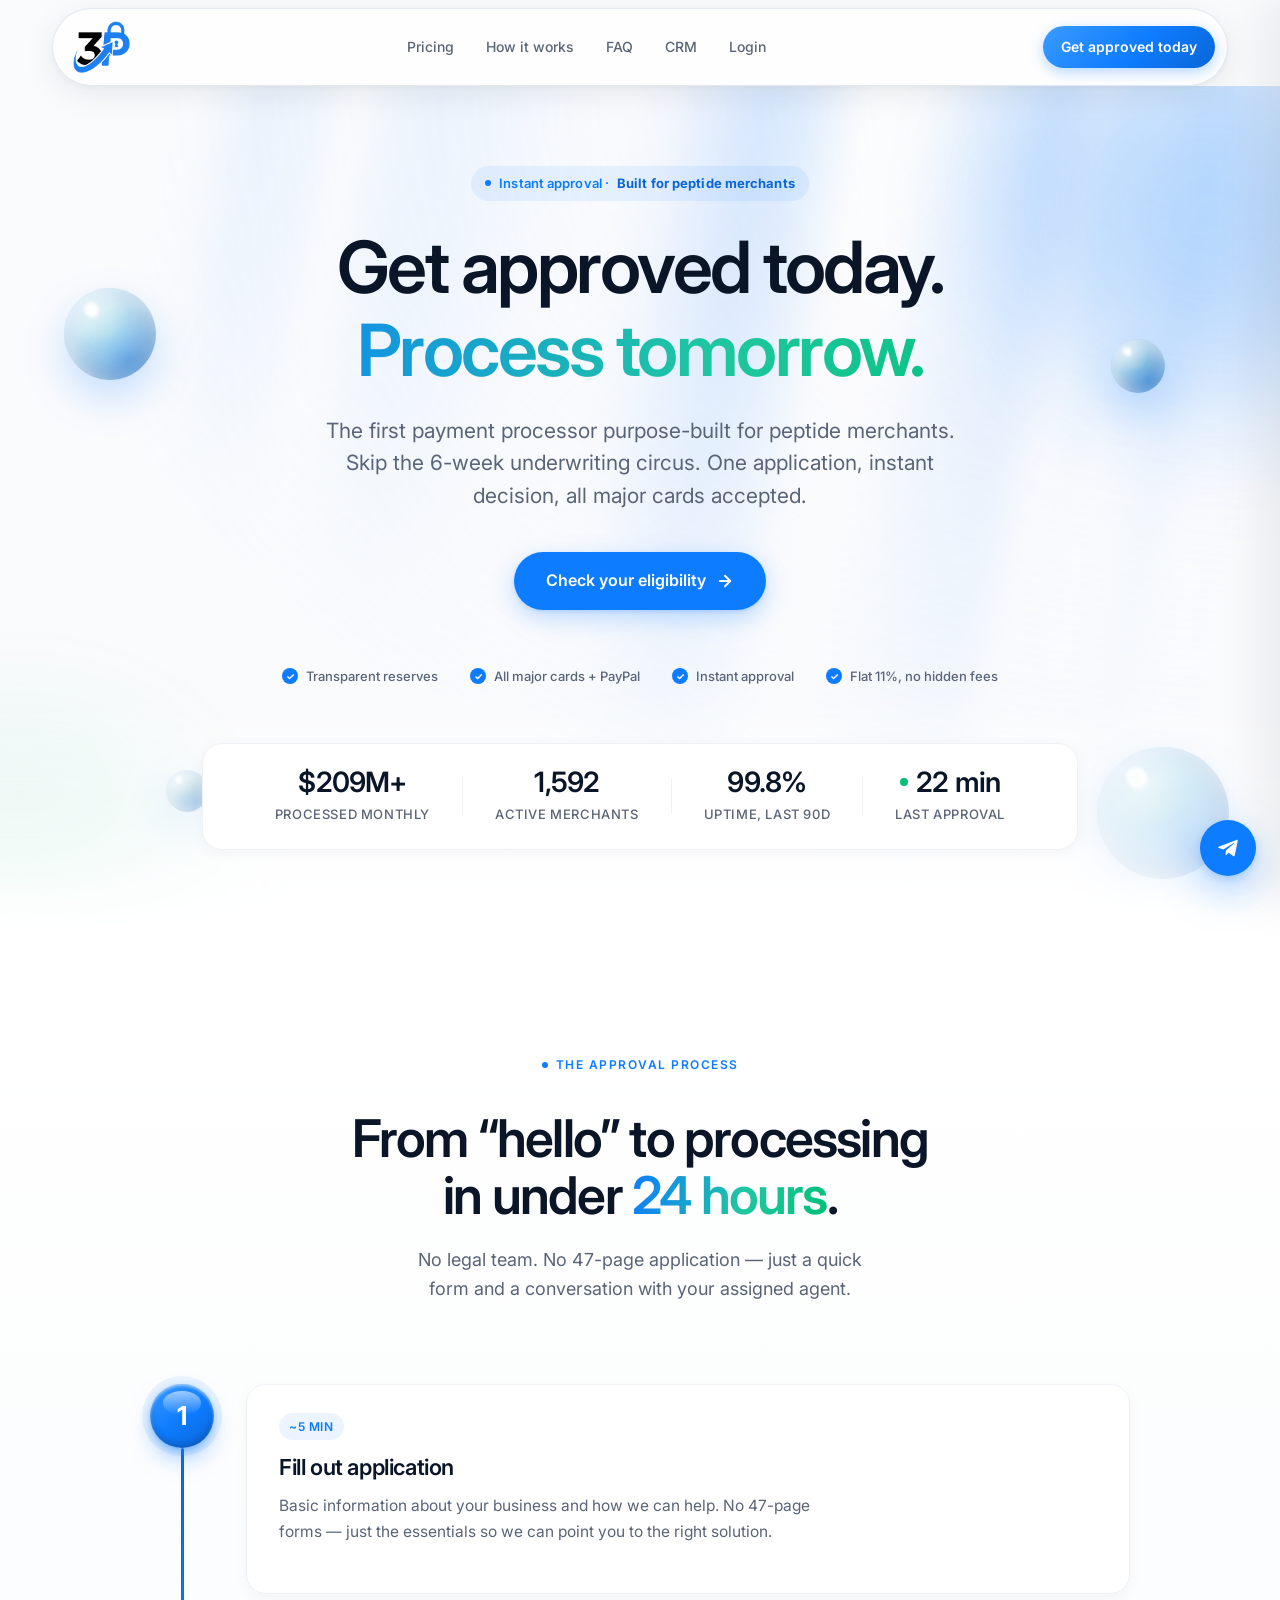
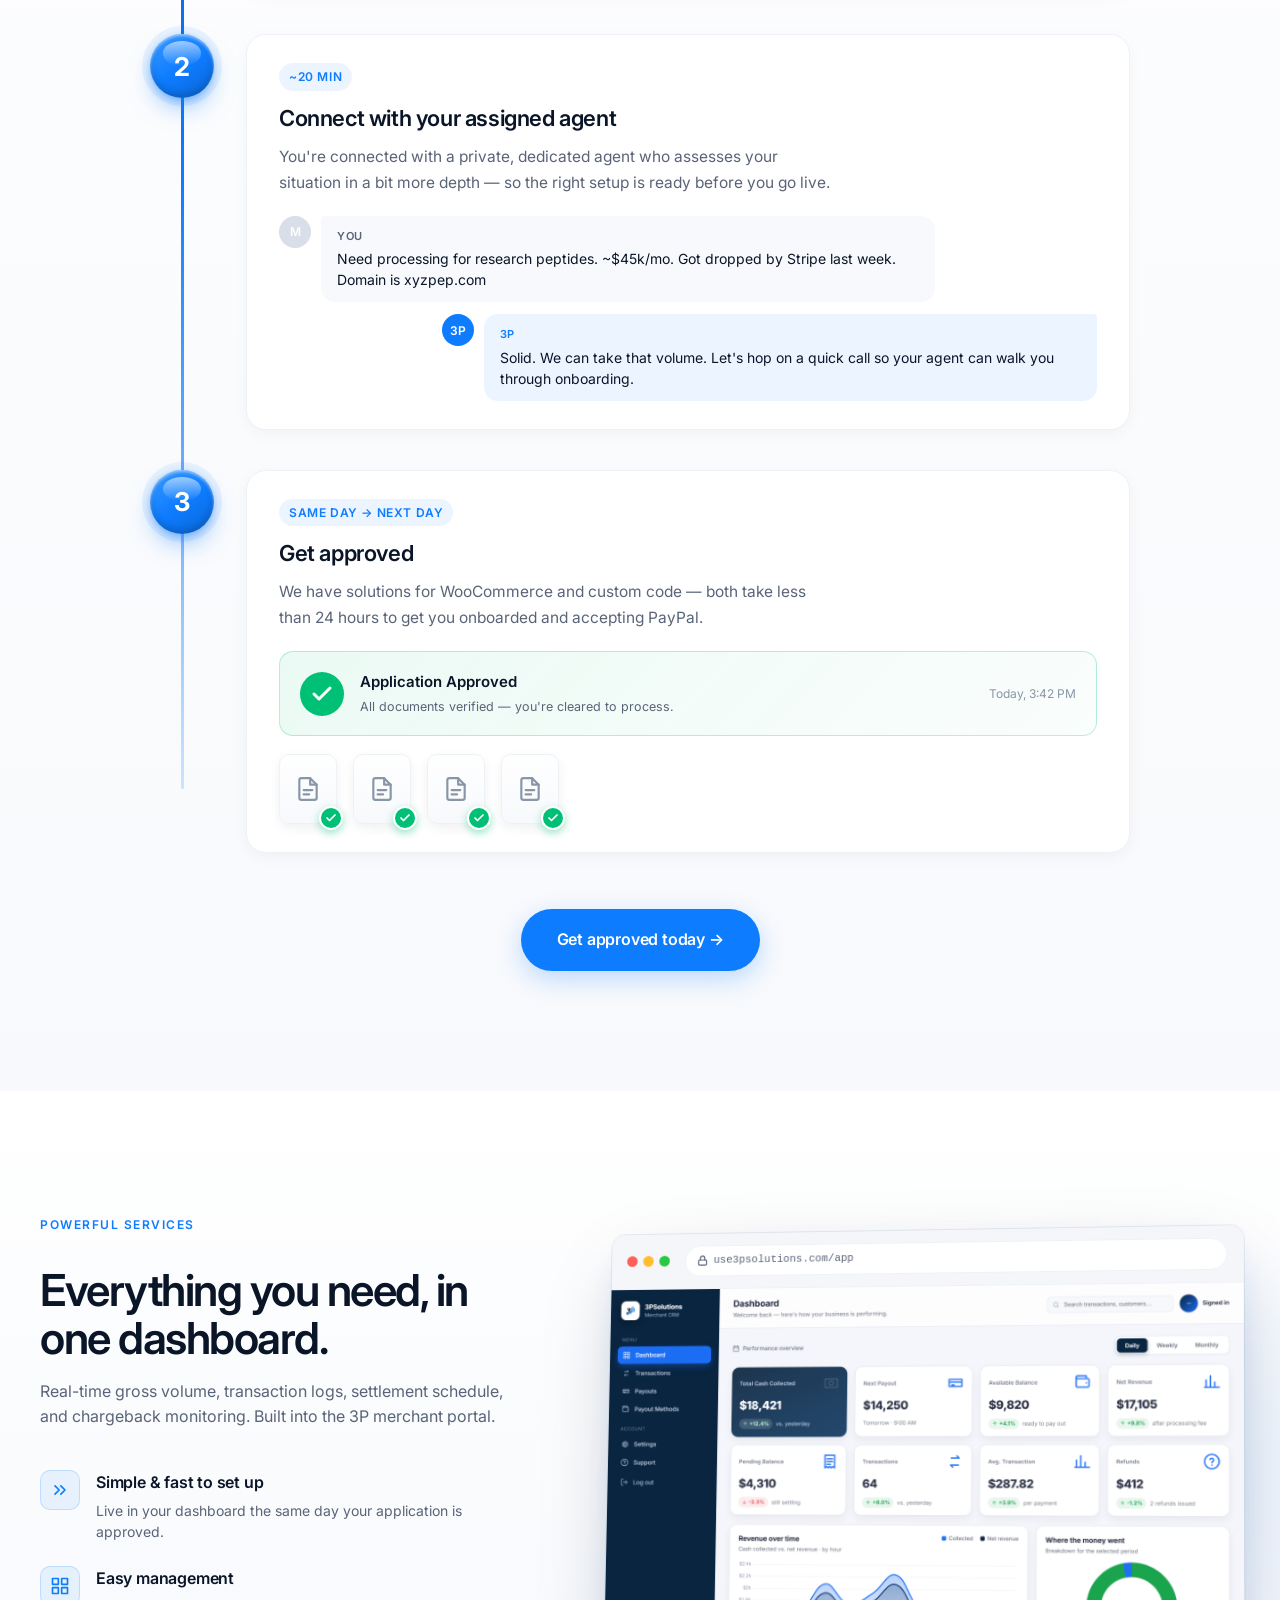
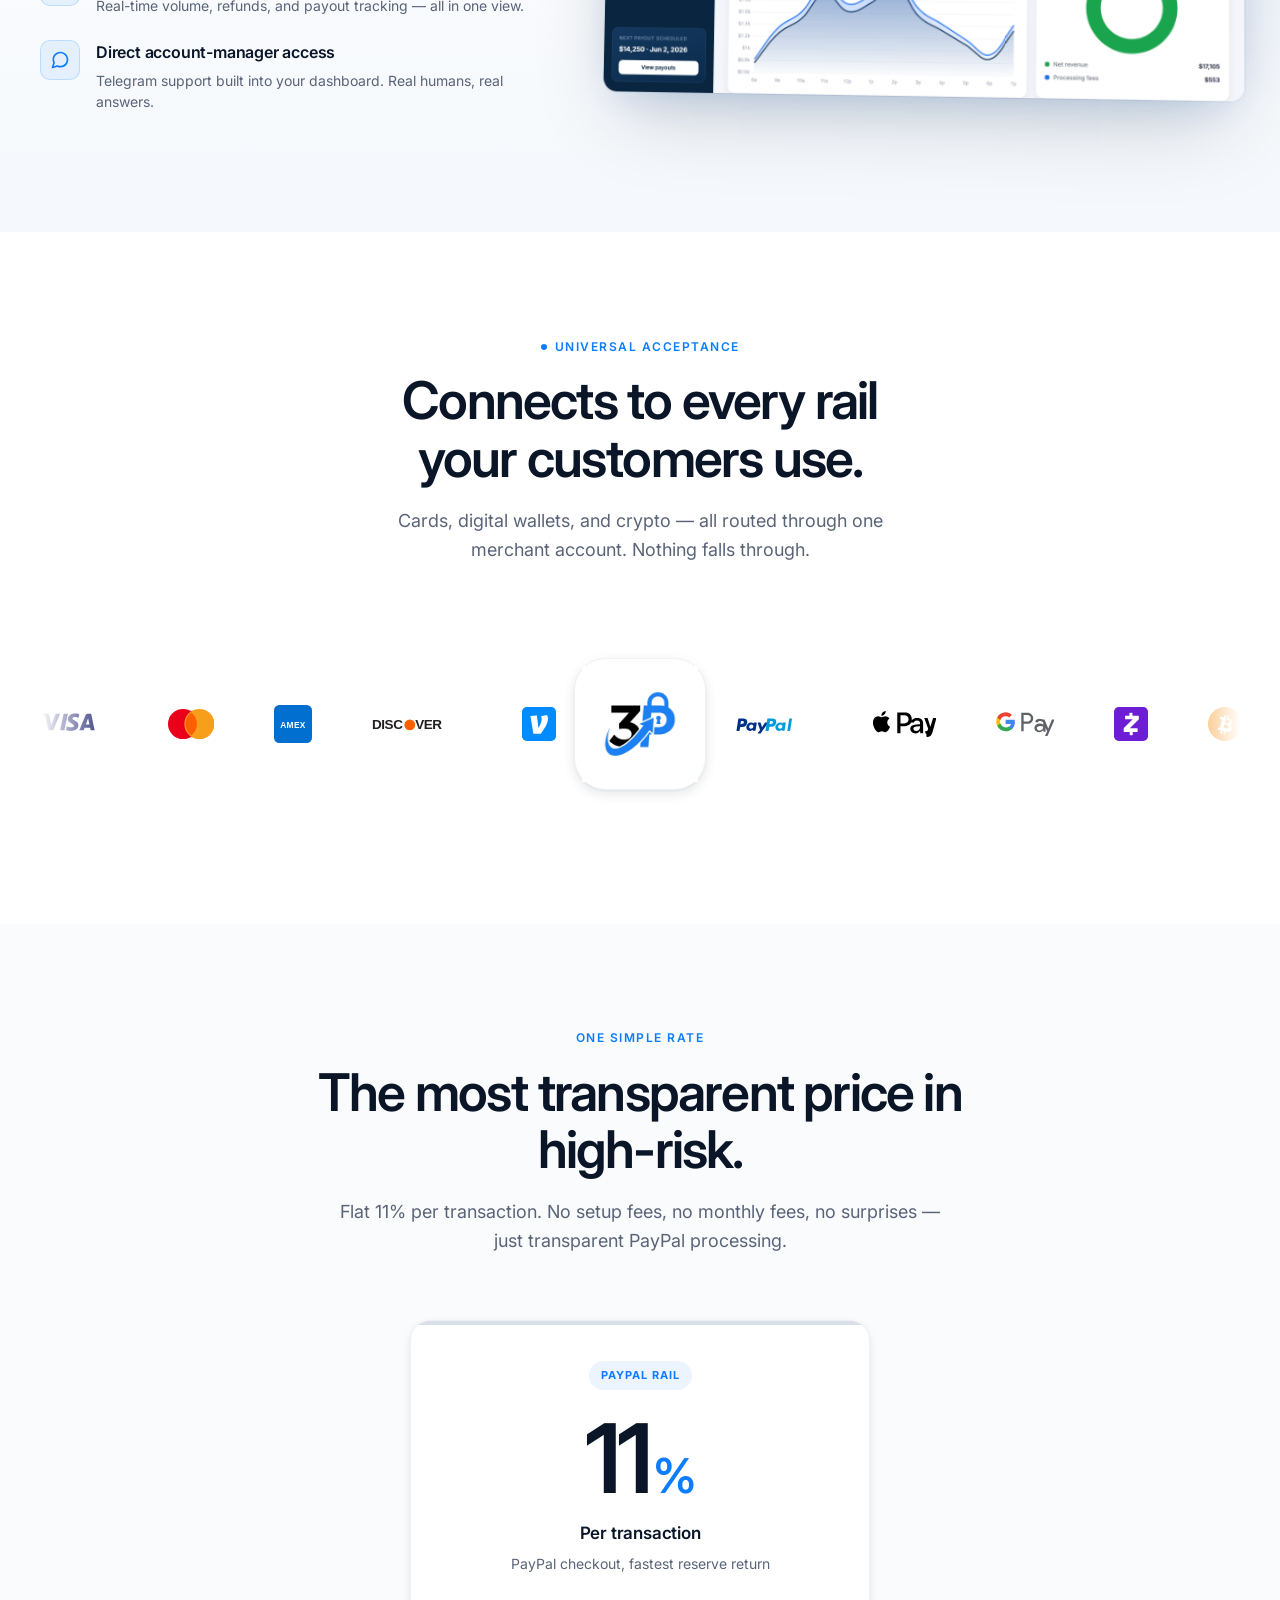
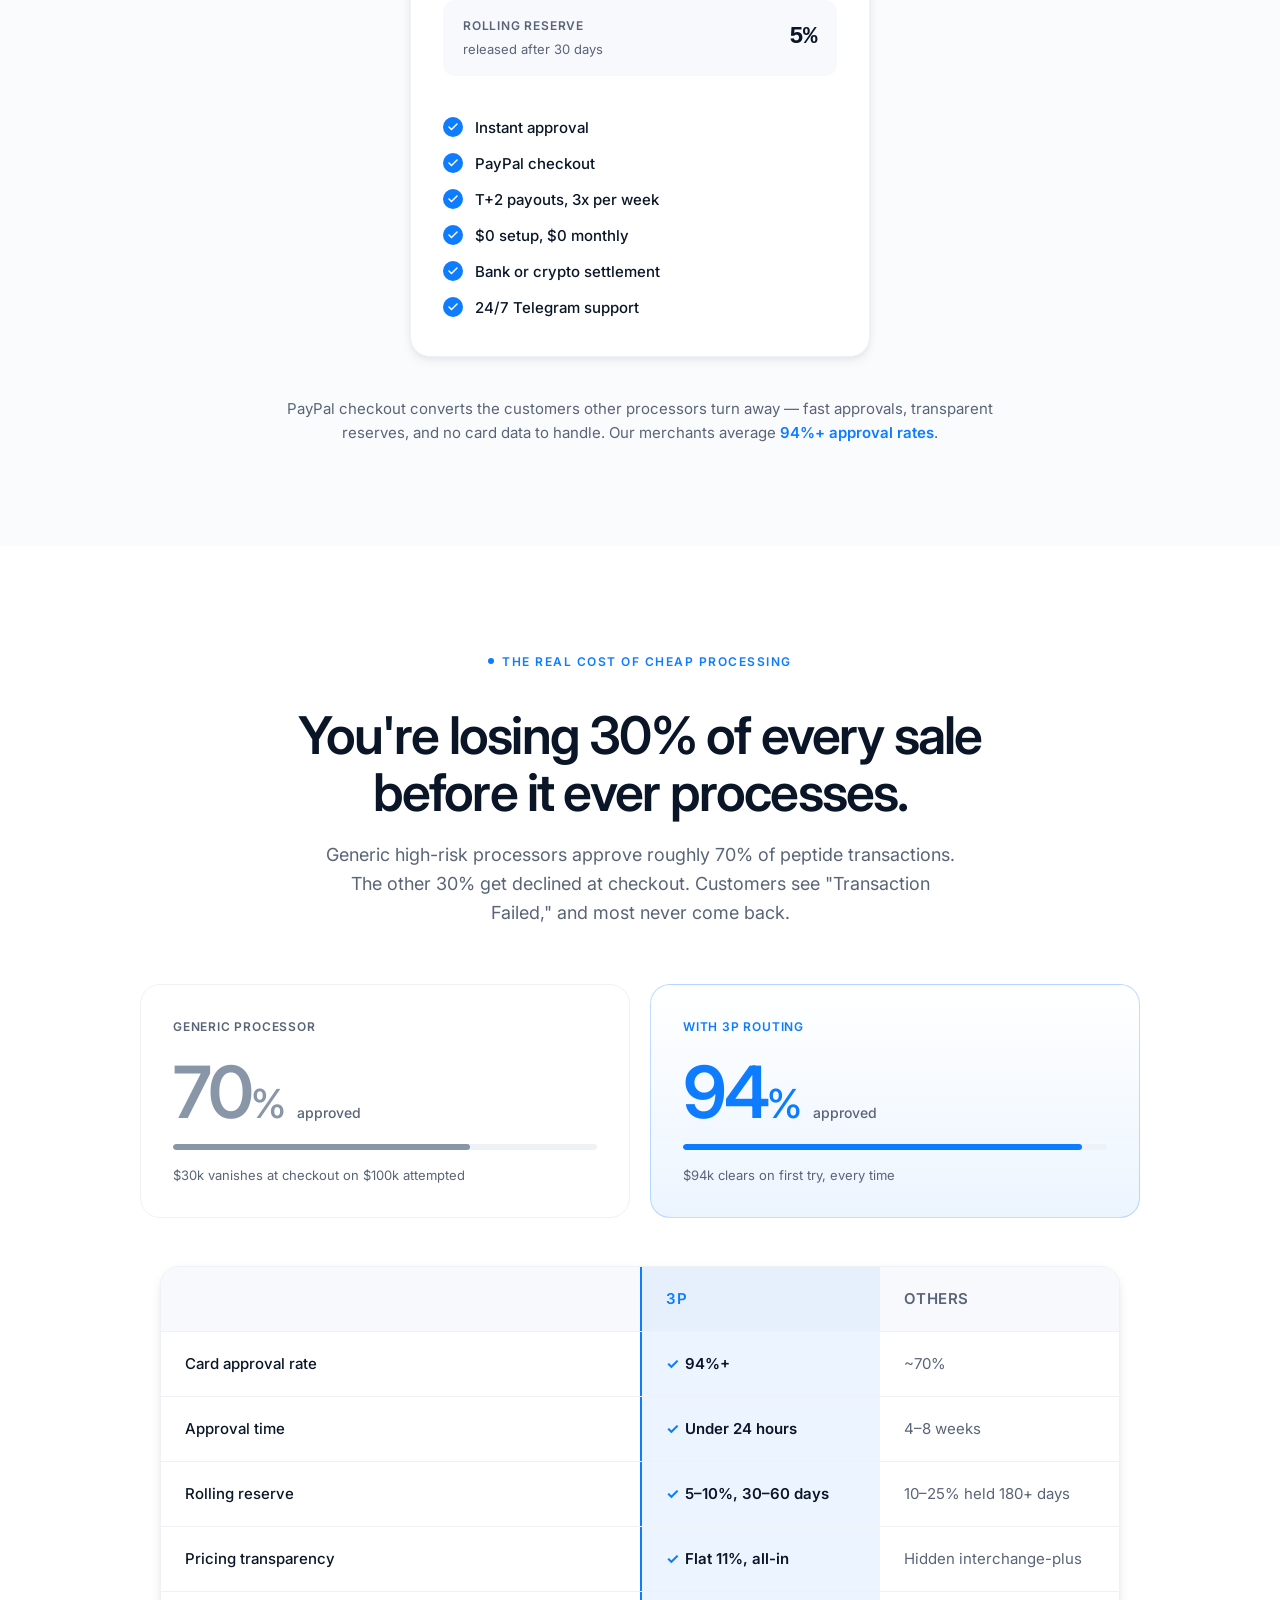
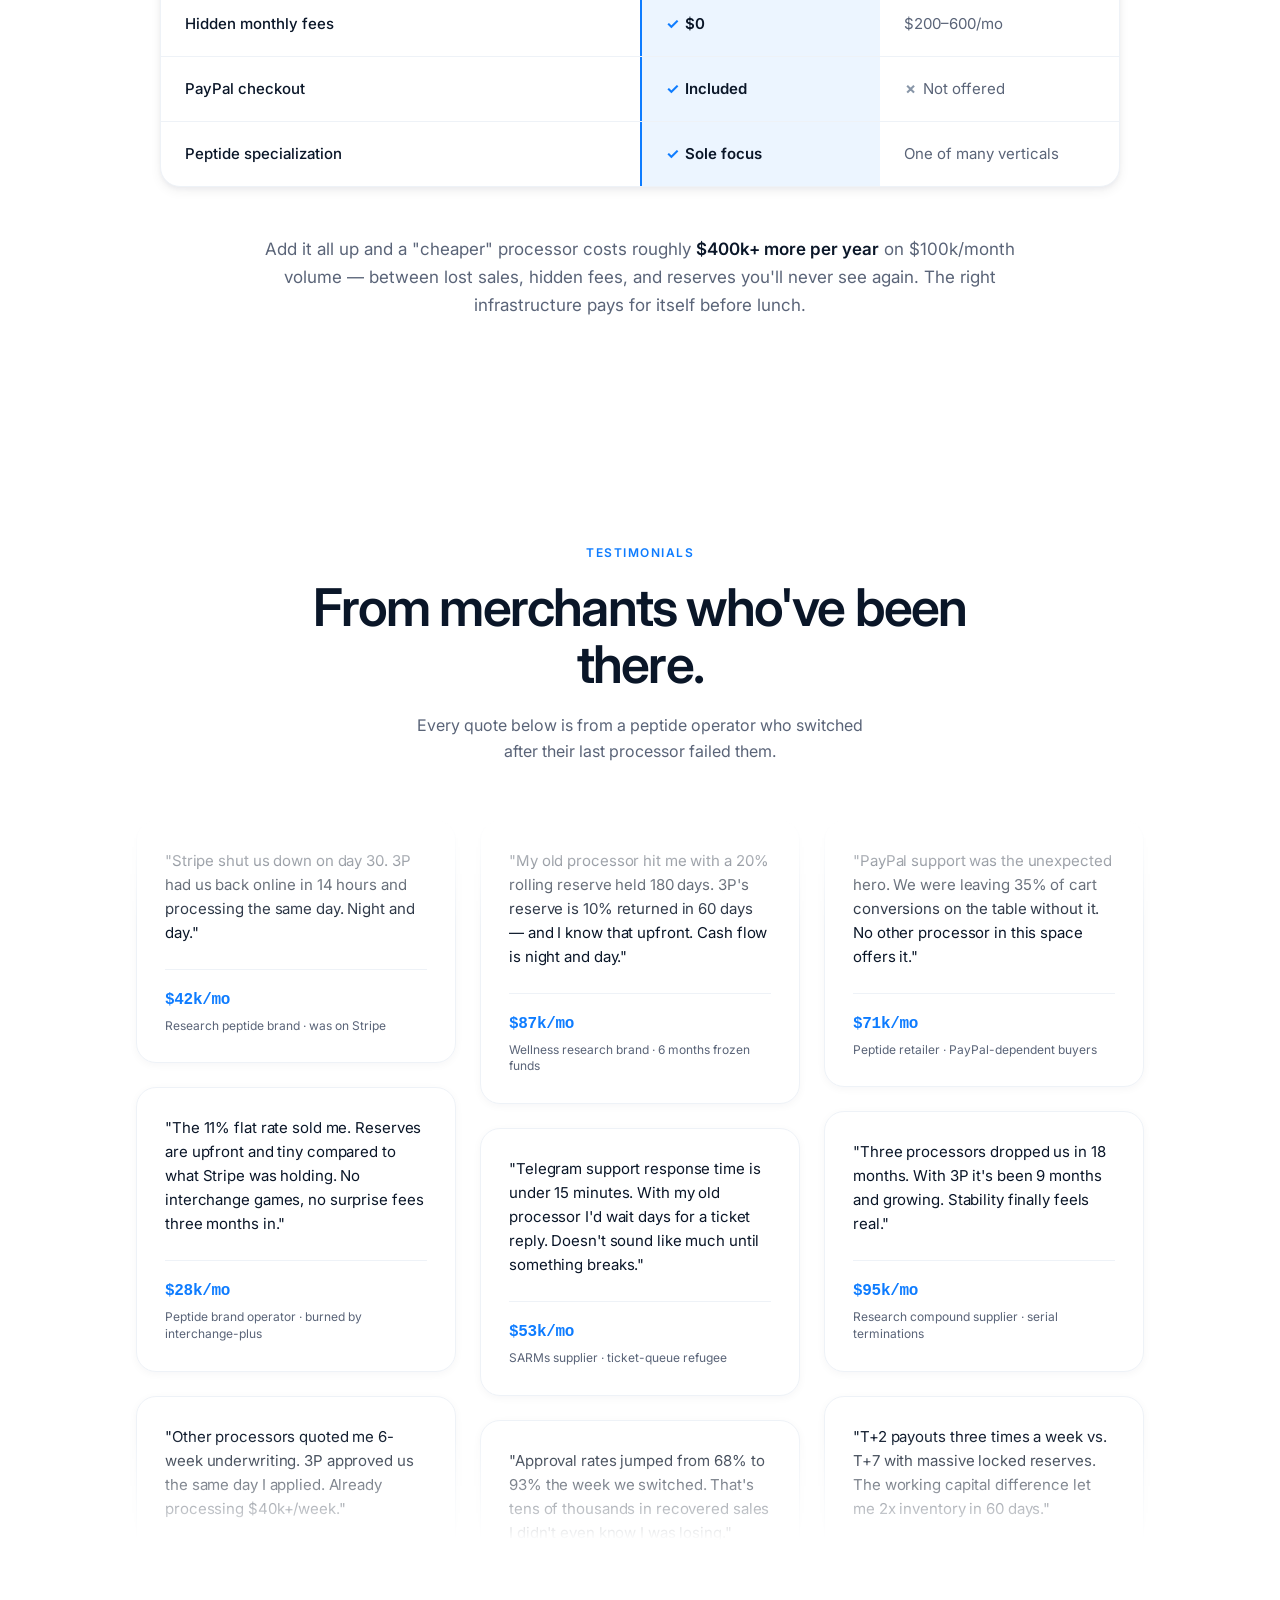
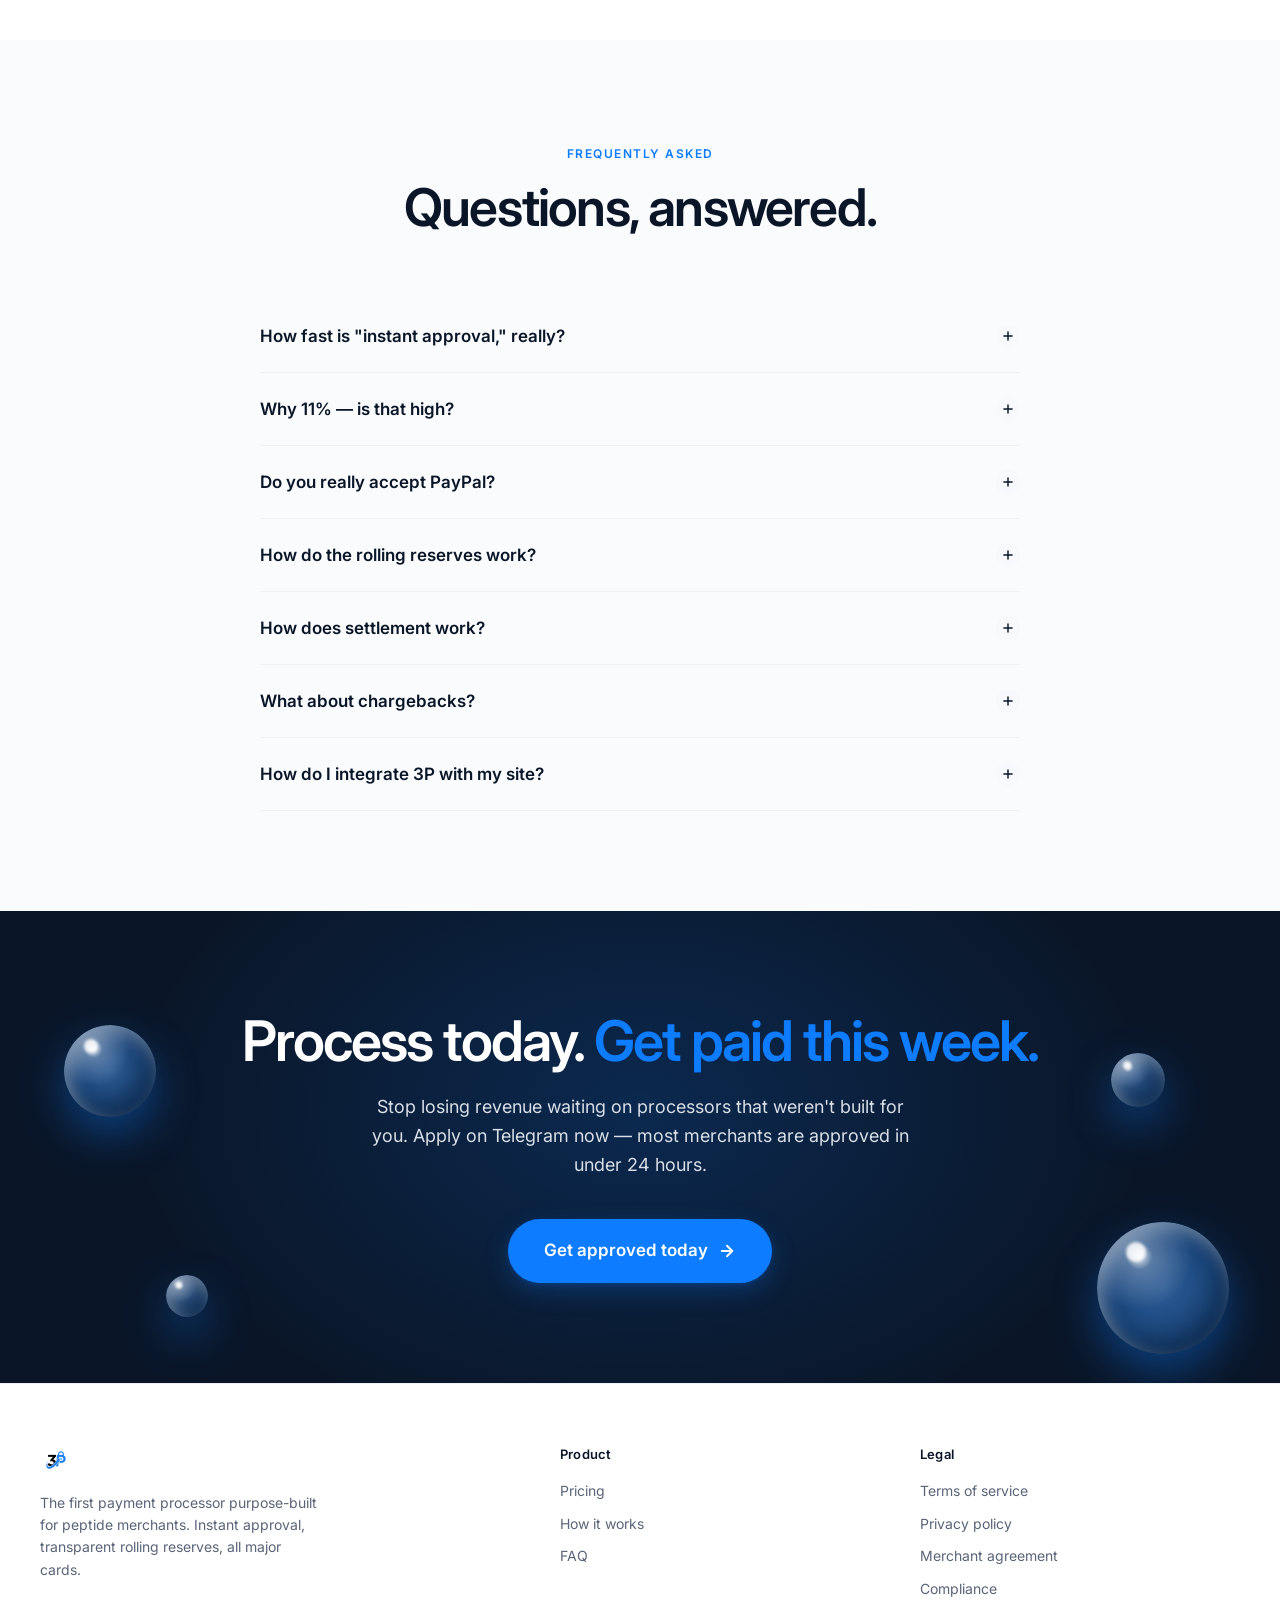
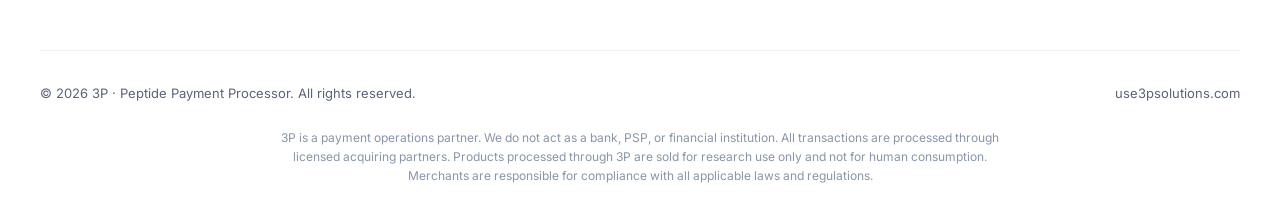
<file: index.html>
<!DOCTYPE html>
<html lang="en">
<head>
<meta charset="UTF-8">
<meta name="viewport" content="width=device-width, initial-scale=1.0">
<title>3P — Peptide Payment Processor</title>
<meta name="description" content="Instant-approval card processing built for peptide merchants. Flat 11% per transaction, transparent rolling reserves, all major cards plus PayPal.">
<link rel="icon" href="[data-uri]" type="image/png">

<link rel="preconnect" href="https://fonts.googleapis.com">
<link rel="preconnect" href="https://fonts.gstatic.com" crossorigin>
<link href="https://fonts.googleapis.com/css2?family=Inter:wght@400;500;600;700&display=swap" rel="stylesheet">

<style>
:root {
  --blue: #0E7CFF;
  --blue-dark: #0A66D6;
  --blue-tint: rgba(14, 124, 255, 0.08);
  --blue-glow: rgba(14, 124, 255, 0.18);
  --ink: #0A1628;
  --ink-2: #1A2438;
  --gray-1: #F7F9FC;
  --gray-2: #EEF2F7;
  --gray-3: #D8DFE8;
  --gray-4: #8896A8;
  --gray-5: #5A6478;
  --white: #FFFFFF;
  --green: #00C076;
  --radius-sm: 8px;
  --radius-md: 12px;
  --radius-lg: 20px;
  --radius-pill: 999px;
  --shadow-sm: 0 1px 3px rgba(10, 22, 40, 0.04), 0 1px 2px rgba(10, 22, 40, 0.06);
  --shadow-md: 0 4px 12px rgba(10, 22, 40, 0.06), 0 2px 4px rgba(10, 22, 40, 0.04);
  --shadow-lg: 0 12px 32px rgba(10, 22, 40, 0.08), 0 4px 8px rgba(10, 22, 40, 0.04);
  --shadow-blue: 0 8px 24px rgba(14, 124, 255, 0.25), 0 2px 4px rgba(14, 124, 255, 0.15);
  --shadow-blue-lg: 0 16px 40px rgba(14, 124, 255, 0.35), 0 4px 8px rgba(14, 124, 255, 0.2);
  --max-w: 1200px;
  --ease: cubic-bezier(0.22, 1, 0.36, 1);
}

* { margin: 0; padding: 0; box-sizing: border-box; }
html {
  scroll-behavior: smooth;
  -webkit-text-size-adjust: 100%;
  text-size-adjust: 100%;
}
body {
  font-family: 'Inter', -apple-system, BlinkMacSystemFont, sans-serif;
  font-weight: 400;
  color: var(--ink);
  background: #FAFBFD;
  line-height: 1.6;
  -webkit-font-smoothing: antialiased;
  -moz-osx-font-smoothing: grayscale;
  overflow-x: hidden;
  -webkit-tap-highlight-color: transparent;
}

a { color: inherit; text-decoration: none; }
img { max-width: 100%; display: block; }
button { font-family: inherit; cursor: pointer; border: none; background: none; }

/* ============== NAV ============== */
.nav {
  position: sticky;
  top: 8px;
  z-index: 50;
  padding: 0 12px;
  margin: 8px auto 0;
  max-width: var(--max-w);
}
.nav-inner {
  margin: 0 auto;
  padding: 12px 12px 12px 20px;
  display: flex;
  align-items: center;
  justify-content: space-between;
  gap: 32px;
  background: rgba(255, 255, 255, 0.72);
  backdrop-filter: saturate(180%) blur(24px);
  -webkit-backdrop-filter: saturate(180%) blur(24px);
  border: 1px solid rgba(216, 223, 232, 0.7);
  border-radius: var(--radius-pill);
  box-shadow: 0 8px 32px rgba(10, 22, 40, 0.08), 0 2px 6px rgba(10, 22, 40, 0.04);
}
.brand {
  display: flex;
  align-items: center;
  gap: 10px;
  font-size: 18px;
  font-weight: 600;
  letter-spacing: -0.3px;
  color: var(--ink);
}
.brand img { height: 52px; width: auto; }
.brand-text { display: flex; align-items: baseline; gap: 8px; }
.brand-subtitle {
  font-size: 12px;
  font-weight: 500;
  color: var(--gray-5);
  letter-spacing: 0.2px;
}
.nav-links {
  display: flex;
  align-items: center;
  gap: 32px;
}
.nav-link {
  font-size: 14px;
  font-weight: 500;
  color: var(--gray-5);
  transition: color 0.2s var(--ease);
}
.nav-link:hover { color: var(--ink); }
.nav-cta {
  background: linear-gradient(135deg, #3A9BFF 0%, var(--blue) 55%, var(--blue-dark) 100%);
  color: var(--white);
  padding: 10px 18px;
  border-radius: var(--radius-pill);
  font-size: 14px;
  font-weight: 600;
  box-shadow: 0 4px 14px rgba(14, 124, 255, 0.3);
  transition: all 0.2s var(--ease);
}
.nav-cta:hover {
  transform: translateY(-1px);
  box-shadow: var(--shadow-blue-lg);
  filter: brightness(1.06);
}

/* ============== BURGER & DRAWER ============== */
.nav-burger {
  display: none;
  width: 40px;
  height: 40px;
  flex-direction: column;
  align-items: center;
  justify-content: center;
  gap: 5px;
  border-radius: 50%;
  background: var(--blue);
  flex-shrink: 0;
  cursor: pointer;
  transition: background 0.2s var(--ease);
}
.nav-burger:hover { background: var(--blue-dark); }
.nav-burger span {
  display: block;
  width: 16px;
  height: 1.5px;
  background: var(--white);
  border-radius: 1px;
  transition: transform 0.3s var(--ease), opacity 0.2s var(--ease);
}
.nav-burger[aria-expanded="true"] span:nth-child(1) {
  transform: translateY(6.5px) rotate(45deg);
}
.nav-burger[aria-expanded="true"] span:nth-child(2) {
  opacity: 0;
}
.nav-burger[aria-expanded="true"] span:nth-child(3) {
  transform: translateY(-6.5px) rotate(-45deg);
}

.drawer-backdrop {
  position: fixed;
  inset: 0;
  background: rgba(10, 22, 40, 0.25);
  backdrop-filter: blur(8px);
  -webkit-backdrop-filter: blur(8px);
  opacity: 0;
  pointer-events: none;
  transition: opacity 0.35s var(--ease);
  z-index: 90;
}
.drawer-backdrop.open {
  opacity: 1;
  pointer-events: auto;
}

.drawer {
  position: fixed;
  top: 0;
  right: 0;
  bottom: 0;
  width: min(85vw, 360px);
  background: #ffffff;
  border-left: 1px solid rgba(216, 223, 232, 0.6);
  box-shadow: -16px 0 48px rgba(10, 22, 40, 0.08);
  transform: translateX(100%);
  transition: transform 0.4s var(--ease);
  z-index: 95;
  display: flex;
  flex-direction: column;
  padding: 24px 24px 32px;
}
.drawer.open {
  transform: translateX(0);
}
.drawer-header {
  display: flex;
  align-items: center;
  justify-content: space-between;
  padding-bottom: 24px;
  border-bottom: 1px solid rgba(216, 223, 232, 0.6);
  margin-bottom: 16px;
}
.drawer-close {
  width: 40px;
  height: 40px;
  display: flex;
  align-items: center;
  justify-content: center;
  border-radius: 50%;
  background: rgba(10, 22, 40, 0.06);
  color: var(--ink);
  cursor: pointer;
  transition: background 0.2s var(--ease);
}
.drawer-close:hover {
  background: rgba(10, 22, 40, 0.12);
}
.drawer-nav {
  display: flex;
  flex-direction: column;
  gap: 4px;
  flex: 1;
}
.drawer-link {
  font-size: 17px;
  font-weight: 600;
  color: var(--ink);
  padding: 14px 12px;
  border-radius: var(--radius-md);
  transition: background 0.2s var(--ease), color 0.2s var(--ease);
  letter-spacing: -0.2px;
  display: flex;
  align-items: center;
  gap: 12px;
}
.drawer-link:hover {
  background: var(--blue-tint);
  color: var(--blue);
}
.drawer-divider {
  height: 1px;
  background: rgba(216, 223, 232, 0.6);
  margin: 12px 4px;
}
.drawer-footer {
  padding-top: 16px;
  border-top: 1px solid rgba(216, 223, 232, 0.6);
}
.drawer-cta {
  width: 100%;
  justify-content: center;
}

@media (max-width: 768px) {
  .nav-links { display: none; }
  .nav-cta { display: none; }
  .nav-burger { display: flex; width: 44px; height: 44px; }
  .nav-inner {
    padding: 8px 8px 8px 14px;
    gap: 12px;
  }
  .brand { font-size: 16px; gap: 8px; }
  .brand img { height: 42px; }
  .brand-subtitle { display: none; }
  .brand-text { gap: 0; }
}

/* ============== HERO ============== */
.hero {
  position: relative;
  padding: 24px 32px 80px;
  text-align: center;
  overflow: hidden;
  background: #FAFBFD;
}
.hero-aurora {
  position: absolute;
  inset: -10px;
  overflow: hidden;
  pointer-events: none;
  z-index: 0;
  opacity: 0.3;
  will-change: transform;
  --white-gradient: repeating-linear-gradient(100deg, #ffffff 0%, #ffffff 7%, transparent 10%, transparent 12%, #ffffff 16%);
  --aurora: repeating-linear-gradient(100deg,
    #0E7CFF 10%,
    #4F9FFF 15%,
    #87BFFF 20%,
    #BFD9FF 25%,
    #0E7CFF 30%);
  background-image: var(--white-gradient), var(--aurora);
  background-size: 300% 200%, 200% 100%;
  background-position: 50% 50%, 50% 50%;
  filter: blur(10px) invert(1);
  -webkit-mask-image: radial-gradient(ellipse at 100% 0%, black 10%, transparent 70%);
  mask-image: radial-gradient(ellipse at 100% 0%, black 10%, transparent 70%);
}
.hero-aurora::after {
  content: '';
  position: absolute;
  inset: 0;
  background-image: var(--white-gradient), var(--aurora);
  background-size: 200% 100%;
  background-attachment: fixed;
  mix-blend-mode: difference;
  animation: aurora 60s linear infinite;
}

@keyframes aurora {
  from { background-position: 50% 50%, 50% 50%; }
  to { background-position: 350% 50%, 350% 50%; }
}

.hero-fade {
  position: absolute;
  inset: 0;
  background: linear-gradient(180deg, transparent 0%, transparent 70%, var(--white) 100%);
  pointer-events: none;
  z-index: 1;
}

.hero-inner {
  max-width: 900px;
  margin: 56px auto 0;
  position: relative;
  z-index: 2;
}
.eyebrow {
  display: inline-flex;
  align-items: center;
  gap: 8px;
  background: var(--blue-tint);
  color: var(--blue);
  padding: 7px 14px;
  border-radius: var(--radius-pill);
  font-size: 13px;
  font-weight: 600;
  letter-spacing: 0.1px;
  margin-bottom: 28px;
  animation: fadeUp 0.8s var(--ease) both;
}
.eyebrow-dot {
  width: 6px;
  height: 6px;
  border-radius: 50%;
  background: var(--blue);
  animation: pulse 2s ease-in-out infinite;
}
.eyebrow-highlight {
  font-weight: 700;
  color: var(--blue-dark);
}
@keyframes pulse {
  0%, 100% { opacity: 1; transform: scale(1); }
  50% { opacity: 0.5; transform: scale(1.4); }
}

.hero h1 {
  font-size: clamp(40px, 6vw, 72px);
  font-weight: 600;
  letter-spacing: -2.5px;
  line-height: 1.05;
  margin-bottom: 24px;
  animation: fadeUp 0.8s var(--ease) 0.1s both;
}
.hero h1 .blue {
  color: var(--blue);
}

.hero h1 .rotator {
  display: grid;
  width: 100%;
  margin-top: 0.1em;
  min-height: 1.1em;
}
.rotator-word {
  grid-area: 1 / 1;
  text-align: center;
  opacity: 0;
  transform: translateY(10px);
  transition: opacity 0.6s var(--ease), transform 0.6s var(--ease);
}
.rotator-word.active {
  opacity: 1;
  transform: translateY(0);
}
@keyframes fadeIn { to { opacity: 1; } }

.hero-sub {
  font-size: clamp(17px, 2vw, 21px);
  color: var(--gray-5);
  max-width: 640px;
  margin: 0 auto 40px;
  line-height: 1.55;
  animation: fadeUp 0.8s var(--ease) 0.2s both;
}
.hero-cta-row {
  display: flex;
  gap: 12px;
  justify-content: center;
  flex-wrap: wrap;
  margin-bottom: 56px;
  animation: fadeUp 0.8s var(--ease) 0.3s both;
}
.btn-primary {
  background: var(--blue);
  color: var(--white);
  padding: 16px 32px;
  border-radius: var(--radius-pill);
  font-size: 16px;
  font-weight: 600;
  display: inline-flex;
  align-items: center;
  gap: 10px;
  transition: all 0.25s var(--ease);
  box-shadow: var(--shadow-blue);
}
.btn-primary:hover {
  background: var(--blue-dark);
  transform: translateY(-2px);
  box-shadow: var(--shadow-blue-lg);
}
.btn-primary svg { transition: transform 0.25s var(--ease); }
.btn-primary:hover svg { transform: translateX(3px); }

.btn-secondary {
  background: var(--white);
  color: var(--ink);
  padding: 16px 28px;
  border-radius: var(--radius-pill);
  font-size: 16px;
  font-weight: 600;
  display: inline-flex;
  align-items: center;
  gap: 10px;
  border: 1.5px solid var(--gray-3);
  transition: all 0.25s var(--ease);
}
.btn-secondary:hover {
  border-color: var(--ink);
  transform: translateY(-2px);
  box-shadow: var(--shadow-md);
}

.hero-trust-row {
  display: flex;
  justify-content: center;
  align-items: center;
  gap: 32px;
  flex-wrap: wrap;
  font-size: 13px;
  font-weight: 500;
  color: var(--gray-5);
  animation: fadeUp 0.8s var(--ease) 0.4s both;
}
.trust-item {
  display: flex;
  align-items: center;
  gap: 8px;
}
.trust-check {
  width: 16px;
  height: 16px;
  border-radius: 50%;
  background: var(--blue);
  color: white;
  display: inline-flex;
  align-items: center;
  justify-content: center;
  font-size: 10px;
  font-weight: 700;
  flex-shrink: 0;
}

/* Credibility Strip */
.cred-strip {
  margin-top: 56px;
  width: 100%;
  display: flex;
  justify-content: center;
}
.cred-strip-inner {
  display: flex;
  align-items: center;
  gap: 0;
  padding: 24px 40px;
  background: var(--white);
  border: 1px solid var(--gray-2);
  border-radius: 20px;
  box-shadow: 0 4px 16px rgba(10, 22, 40, 0.04);
}
.cred-stat {
  display: flex;
  flex-direction: column;
  align-items: center;
  padding: 0 32px;
  min-width: 140px;
}
.cred-stat-value {
  font-size: 28px;
  font-weight: 600;
  color: var(--ink);
  letter-spacing: -0.8px;
  line-height: 1;
  display: flex;
  align-items: center;
  gap: 8px;
}
.cred-stat-label {
  margin-top: 8px;
  font-size: 13px;
  color: var(--gray-5);
  font-weight: 500;
  text-transform: uppercase;
  letter-spacing: 0.6px;
}
.cred-divider {
  width: 1px;
  height: 36px;
  background: var(--gray-2);
}
.cred-live-dot {
  width: 8px;
  height: 8px;
  border-radius: 50%;
  background: #00C076;
  display: inline-block;
  animation: cred-pulse 2s ease-in-out infinite;
  box-shadow: 0 0 0 0 rgba(0, 192, 118, 0.5);
}
@keyframes cred-pulse {
  0%, 100% { box-shadow: 0 0 0 0 rgba(0, 192, 118, 0.5); }
  50% { box-shadow: 0 0 0 6px rgba(0, 192, 118, 0); }
}
@media (max-width: 768px) {
  .cred-strip { margin-top: 40px; }
  .cred-strip-inner {
    flex-wrap: wrap;
    padding: 20px 16px;
    gap: 16px;
    justify-content: center;
    border-radius: 16px;
  }
  .cred-stat {
    padding: 0;
    min-width: 130px;
    flex: 0 0 calc(50% - 8px);
  }
  .cred-stat-value { font-size: 22px; }
  .cred-stat-label { font-size: 11px; }
  .cred-divider { display: none; }
}

@keyframes fadeUp {
  from { opacity: 0; transform: translateY(20px); }
  to { opacity: 1; transform: translateY(0); }
}

/* ============== SECTION HEADERS ============== */
.section {
  padding: 100px 32px;
}
.section-inner {
  max-width: var(--max-w);
  margin: 0 auto;
}
.section-eyebrow {
  display: inline-block;
  font-size: 12px;
  font-weight: 600;
  color: var(--blue);
  letter-spacing: 1.5px;
  text-transform: uppercase;
  margin-bottom: 16px;
}
.section h2 {
  font-size: clamp(32px, 4.5vw, 52px);
  font-weight: 600;
  letter-spacing: -1.8px;
  line-height: 1.1;
  margin-bottom: 20px;
  max-width: 700px;
}
.section-sub {
  font-size: 18px;
  color: var(--gray-5);
  max-width: 600px;
  line-height: 1.6;
}
.section-header {
  margin-bottom: 64px;
  text-align: center;
}
.section-header h2,
.section-header .section-sub {
  margin-left: auto;
  margin-right: auto;
}

/* ============== PRICING ============== */
/* Two-option pricing grid */
.pricing-grid {
  display: grid;
  grid-template-columns: 1fr;
  gap: 24px;
  max-width: 460px;
  margin: 0 auto;
}
.pricing-option {
  position: relative;
  background: var(--white);
  border-radius: var(--radius-lg);
  border: 1px solid var(--gray-2);
  box-shadow: var(--shadow-md);
  overflow: hidden;
  display: flex;
  flex-direction: column;
}
.pricing-option::before {
  content: '';
  position: absolute;
  top: 0;
  left: 0;
  right: 0;
  height: 4px;
  background: var(--gray-3);
}
.pricing-option-featured {
  border: 2px solid var(--blue);
  box-shadow: var(--shadow-lg), 0 0 0 1px rgba(14, 124, 255, 0.06);
}
.pricing-option-featured::before {
  background: var(--blue);
}
.pricing-option-badge {
  position: absolute;
  top: 0;
  right: 24px;
  background: var(--blue);
  color: var(--white);
  font-size: 11px;
  font-weight: 700;
  letter-spacing: 0.8px;
  text-transform: uppercase;
  padding: 6px 14px;
  border-radius: 0 0 8px 8px;
  z-index: 1;
}
.pricing-option-header {
  padding: 40px 32px 24px;
  text-align: center;
}
.pricing-option-tag {
  display: inline-block;
  background: var(--blue-tint);
  color: var(--blue);
  font-size: 11px;
  font-weight: 700;
  letter-spacing: 1px;
  text-transform: uppercase;
  padding: 6px 12px;
  border-radius: var(--radius-pill);
  margin-bottom: 20px;
}
.pricing-option-rate {
  display: flex;
  align-items: baseline;
  justify-content: center;
  gap: 4px;
  margin-bottom: 14px;
}
.pricing-option-rate .pricing-num {
  font-size: 96px;
  font-weight: 600;
  letter-spacing: -5px;
  line-height: 1;
  color: var(--ink);
}
.pricing-option-rate .pricing-pct {
  font-size: 48px;
  font-weight: 600;
  color: var(--blue);
  letter-spacing: -1.5px;
  line-height: 1;
}
.pricing-option-headline {
  font-size: 17px;
  font-weight: 600;
  color: var(--ink);
  margin-bottom: 6px;
  letter-spacing: -0.2px;
}
.pricing-option-sub {
  font-size: 14px;
  color: var(--gray-5);
}
.pricing-option-reserve {
  margin: 0 32px;
  padding: 16px 20px;
  background: var(--gray-1);
  border-radius: 12px;
  display: grid;
  grid-template-columns: 1fr auto;
  align-items: center;
  gap: 4px 16px;
}
.pricing-option-reserve-label {
  font-size: 12px;
  font-weight: 600;
  text-transform: uppercase;
  letter-spacing: 0.8px;
  color: var(--gray-5);
}
.pricing-option-reserve-value {
  font-size: 24px;
  font-weight: 600;
  color: var(--ink);
  letter-spacing: -0.5px;
  font-family: 'SF Mono', Menlo, monospace;
  grid-row: 1 / 3;
  grid-column: 2;
}
.pricing-option-reserve-sub {
  font-size: 13px;
  color: var(--gray-5);
  grid-column: 1;
}
.pricing-option .pricing-list {
  padding: 24px 32px 36px;
  border-top: none;
  display: flex;
  flex-direction: column;
  gap: 12px;
  margin-top: 16px;
}

.pricing-note {
  max-width: 720px;
  margin: 40px auto 0;
  text-align: center;
  font-size: 15px;
  color: var(--gray-5);
  line-height: 1.65;
}
.pricing-note strong {
  color: var(--blue);
  font-weight: 600;
}

@media (max-width: 768px) {
  .pricing-grid {
    grid-template-columns: 1fr;
    gap: 32px;
  }
  .pricing-option-rate .pricing-num { font-size: 80px; letter-spacing: -4px; }
  .pricing-option-rate .pricing-pct { font-size: 40px; }
  .pricing-option-header { padding: 32px 24px 20px; }
  .pricing-option-reserve { margin: 0 24px; padding: 14px 18px; }
  .pricing-option .pricing-list { padding: 20px 24px 32px; }
  .pricing-note { font-size: 14px; margin-top: 32px; padding: 0 8px; }
}

.pricing-card {
  max-width: 720px;
  margin: 0 auto;
  background: var(--white);
  border-radius: var(--radius-lg);
  border: 1px solid var(--gray-2);
  box-shadow: var(--shadow-lg);
  overflow: hidden;
  position: relative;
}
.pricing-card::before {
  content: '';
  position: absolute;
  top: 0;
  left: 0;
  right: 0;
  height: 4px;
  background: var(--blue);
}
.pricing-top {
  padding: 48px 48px 32px;
  text-align: center;
}
.pricing-tag {
  display: inline-block;
  background: var(--blue-tint);
  color: var(--blue);
  font-size: 12px;
  font-weight: 600;
  letter-spacing: 1px;
  text-transform: uppercase;
  padding: 6px 12px;
  border-radius: var(--radius-pill);
  margin-bottom: 24px;
}
.pricing-rate {
  display: flex;
  align-items: baseline;
  justify-content: center;
  gap: 4px;
  margin-bottom: 16px;
}
.pricing-num {
  font-size: 120px;
  font-weight: 600;
  letter-spacing: -6px;
  line-height: 1;
  color: var(--ink);
}
.pricing-pct {
  font-size: 60px;
  font-weight: 600;
  color: var(--blue);
  letter-spacing: -2px;
  line-height: 1;
}
.pricing-headline {
  font-size: 20px;
  font-weight: 600;
  color: var(--ink);
  margin-bottom: 8px;
  letter-spacing: -0.3px;
}
.pricing-sub {
  font-size: 15px;
  color: var(--gray-5);
}
.pricing-list {
  padding: 32px 48px 48px;
  border-top: 1px solid var(--gray-2);
  display: grid;
  grid-template-columns: 1fr 1fr;
  gap: 16px 32px;
}
.pricing-list-item {
  display: flex;
  align-items: flex-start;
  gap: 12px;
  font-size: 15px;
  color: var(--ink);
  font-weight: 500;
}
.pricing-list-item .check {
  width: 20px;
  height: 20px;
  border-radius: 50%;
  background: var(--blue);
  color: white;
  display: inline-flex;
  align-items: center;
  justify-content: center;
  flex-shrink: 0;
  margin-top: 1px;
}
.pricing-list-item .check svg { width: 12px; height: 12px; }
.pricing-list-item .x {
  width: 20px;
  height: 20px;
  border-radius: 50%;
  background: var(--gray-2);
  color: var(--gray-5);
  display: inline-flex;
  align-items: center;
  justify-content: center;
  flex-shrink: 0;
  margin-top: 1px;
}
.pricing-list-item .label-strike {
  text-decoration: line-through;
  color: var(--gray-4);
  font-weight: 400;
}
.pricing-list-item .label-strike-note {
  display: block;
  font-size: 12px;
  color: var(--green);
  font-weight: 600;
  text-decoration: none;
  margin-top: 2px;
}

@media (max-width: 640px) {
  .pricing-num { font-size: 80px; }
  .pricing-pct { font-size: 40px; }
  .pricing-top { padding: 36px 24px 24px; }
  .pricing-list { grid-template-columns: 1fr; padding: 24px; gap: 14px; }
}

/* ============== EFFECTIVE RATE ============== */
.effrate {
  padding: 100px 32px 120px;
  background: var(--white);
}
.effrate-inner {
  max-width: 1000px;
  margin: 0 auto;
}
.effrate-header {
  text-align: center;
  margin-bottom: 56px;
}
.effrate-headline {
  font-size: clamp(32px, 4.5vw, 52px);
  font-weight: 600;
  letter-spacing: -1.8px;
  line-height: 1.1;
  color: var(--ink);
  margin: 20px 0;
}
.effrate-sub {
  font-size: 18px;
  color: var(--gray-5);
  max-width: 640px;
  margin: 0 auto;
  line-height: 1.6;
}

/* Approval comparison */
.effrate-compare {
  display: grid;
  grid-template-columns: 1fr 1fr;
  gap: 20px;
  margin-bottom: 48px;
}
.effrate-compare-card {
  padding: 32px;
  border-radius: 20px;
  background: var(--white);
  border: 1px solid var(--gray-2);
}
.effrate-compare-card-us {
  background: linear-gradient(180deg, var(--white) 0%, var(--blue-tint) 100%);
  border: 1px solid rgba(14, 124, 255, 0.25);
}
.effrate-compare-label {
  font-size: 12px;
  font-weight: 600;
  text-transform: uppercase;
  letter-spacing: 0.8px;
  color: var(--gray-5);
  margin-bottom: 20px;
}
.effrate-compare-label-us {
  color: var(--blue);
}
.effrate-compare-stat {
  display: flex;
  align-items: baseline;
  gap: 12px;
  margin-bottom: 16px;
}
.effrate-compare-num {
  font-size: 72px;
  font-weight: 600;
  letter-spacing: -3px;
  line-height: 1;
  color: var(--gray-4);
}
.effrate-compare-num-us {
  color: var(--blue);
}
.effrate-compare-pct {
  font-size: 40px;
  font-weight: 500;
  letter-spacing: -1px;
}
.effrate-compare-desc {
  font-size: 14px;
  color: var(--gray-5);
  font-weight: 500;
}
.effrate-compare-bar {
  height: 6px;
  background: var(--gray-2);
  border-radius: 999px;
  overflow: hidden;
  margin-bottom: 16px;
}
.effrate-compare-bar-fill {
  height: 100%;
  border-radius: 999px;
  transition: width 1s var(--ease);
}
.effrate-compare-bar-fill-them {
  background: var(--gray-4);
}
.effrate-compare-bar-fill-us {
  background: var(--blue);
}
.effrate-compare-foot {
  font-size: 13px;
  color: var(--gray-5);
  line-height: 1.5;
}

/* Summary line */
.effrate-summary {
  text-align: center;
  font-size: 17px;
  color: var(--gray-5);
  line-height: 1.65;
  max-width: 760px;
  margin: 48px auto 0;
}
.effrate-summary strong {
  color: var(--ink);
  font-weight: 600;
}

@media (max-width: 768px) {
  .effrate { padding: 64px 20px; }
  .effrate-header { margin-bottom: 40px; }
  .effrate-compare {
    grid-template-columns: 1fr;
    gap: 16px;
    margin-bottom: 36px;
  }
  .effrate-compare-card { padding: 24px; }
  .effrate-compare-num { font-size: 56px; letter-spacing: -2px; }
  .effrate-compare-pct { font-size: 32px; }
  .effrate-summary { font-size: 15px; margin-top: 36px; }
}

/* ============== COMPARISON ============== */
.compare {
  background: var(--gray-1);
}
.compare-table {
  max-width: 960px;
  margin: 0 auto;
  background: var(--white);
  border-radius: var(--radius-lg);
  border: 1px solid var(--gray-2);
  overflow: hidden;
  box-shadow: var(--shadow-md);
}
.effrate .compare-table {
  margin-bottom: 0;
}
.compare-row {
  display: grid;
  grid-template-columns: 2fr 1fr 1fr;
  border-bottom: 1px solid var(--gray-2);
}
.compare-row:last-child { border-bottom: none; }
.compare-row.header {
  background: var(--gray-1);
  font-size: 13px;
  font-weight: 600;
  color: var(--gray-5);
  letter-spacing: 0.5px;
  text-transform: uppercase;
}
.compare-cell {
  padding: 20px 24px;
  display: flex;
  align-items: center;
  font-size: 15px;
}
.compare-cell.label {
  font-weight: 500;
  color: var(--ink);
}
.compare-cell.us {
  background: var(--blue-tint);
  color: var(--ink);
  font-weight: 600;
  border-left: 2px solid var(--blue);
}
.compare-cell.them {
  color: var(--gray-5);
}
.compare-row.header .compare-cell.us {
  color: var(--blue);
  background: var(--blue-tint);
}
.compare-row.header .compare-cell.them {
  color: var(--gray-5);
}
.compare-cell .yes { color: var(--blue); font-weight: 700; margin-right: 6px; }
.compare-cell .no { color: var(--gray-4); font-weight: 700; margin-right: 6px; }

@media (max-width: 768px) {
  .compare-table {
    border-radius: 16px;
  }
  .compare-row {
    grid-template-columns: 1.2fr 1fr 1fr;
  }
  .compare-cell {
    padding: 14px 12px;
    font-size: 13px;
  }
  .compare-row.header {
    font-size: 11px;
  }
  .compare-row.header .compare-cell {
    padding: 12px 12px;
  }
  .compare-cell .yes,
  .compare-cell .no {
    margin-right: 4px;
  }
}
@media (max-width: 480px) {
  .compare-cell {
    padding: 12px 10px;
    font-size: 12px;
  }
  .compare-row.header {
    font-size: 10px;
    letter-spacing: 0.3px;
  }
}

/* ============== APPROVAL FLOW ============== */
.approval {
  padding: 120px 32px;
  background: linear-gradient(180deg, var(--white) 0%, var(--gray-1) 100%);
  position: relative;
}
.approval-inner {
  max-width: 980px;
  margin: 0 auto;
}
.approval-header {
  text-align: center;
  margin-bottom: 80px;
}
.approval-headline {
  font-size: clamp(32px, 4.5vw, 52px);
  font-weight: 600;
  letter-spacing: -1.8px;
  line-height: 1.1;
  color: var(--ink);
  margin: 20px 0;
  text-wrap: balance;
}
.approval-headline .grad {
  background: linear-gradient(100deg, var(--blue) 0%, #1FC7A0 58%, var(--green) 100%);
  -webkit-background-clip: text;
  background-clip: text;
  -webkit-text-fill-color: transparent;
  color: transparent;
}
.approval-sub {
  font-size: 18px;
  color: var(--gray-5);
  max-width: 540px;
  margin: 0 auto;
  line-height: 1.65;
  text-wrap: balance;
}

.approval-flow {
  display: flex;
  flex-direction: column;
  gap: 40px;
  position: relative;
}
.approval-flow::before {
  content: '';
  position: absolute;
  left: 31px;
  top: 64px;
  bottom: 64px;
  width: 3px;
  border-radius: 999px;
  background: linear-gradient(180deg, var(--blue-dark) 0%, var(--blue) 35%, rgba(14, 124, 255, 0.18) 100%);
  z-index: 0;
}
.approval-step {
  display: flex;
  gap: 32px;
  align-items: flex-start;
  position: relative;
  z-index: 1;
}
.approval-step-num {
  position: relative;
  width: 64px;
  height: 64px;
  border-radius: 50%;
  background: linear-gradient(145deg, #3A9BFF 0%, var(--blue) 52%, var(--blue-dark) 100%);
  border: none;
  display: flex;
  align-items: center;
  justify-content: center;
  font-size: 26px;
  font-weight: 700;
  color: var(--white);
  letter-spacing: -0.5px;
  flex-shrink: 0;
  box-shadow:
    0 12px 26px -6px rgba(14, 124, 255, 0.55),
    0 2px 6px rgba(14, 124, 255, 0.3),
    inset 0 2px 3px rgba(255, 255, 255, 0.5),
    inset 0 -4px 7px rgba(10, 22, 40, 0.2),
    0 0 0 8px rgba(14, 124, 255, 0.08);
  transition: transform 0.3s var(--ease), box-shadow 0.3s var(--ease);
}
/* glossy specular highlight */
.approval-step-num::after {
  content: '';
  position: absolute;
  top: 7px;
  left: 13px;
  right: 13px;
  height: 38%;
  border-radius: 50%;
  background: linear-gradient(180deg, rgba(255, 255, 255, 0.55), rgba(255, 255, 255, 0));
  pointer-events: none;
}
.approval-step-num span {
  position: relative;
  z-index: 1;
}
.approval-step-content {
  transition: transform 0.3s var(--ease), box-shadow 0.3s var(--ease);
}
@media (hover: hover) and (pointer: fine) {
  .approval-step:hover .approval-step-num {
    transform: scale(1.07);
    box-shadow:
      0 16px 32px -6px rgba(14, 124, 255, 0.6),
      0 2px 6px rgba(14, 124, 255, 0.35),
      inset 0 2px 3px rgba(255, 255, 255, 0.5),
      inset 0 -4px 7px rgba(10, 22, 40, 0.2),
      0 0 0 10px rgba(14, 124, 255, 0.1);
  }
  .approval-step:hover .approval-step-content {
    transform: translateY(-4px);
    box-shadow: 0 16px 40px -12px rgba(10, 22, 40, 0.16);
  }
}
.approval-step-content {
  flex: 1;
  background: var(--white);
  padding: 28px 32px;
  border-radius: 20px;
  border: 1px solid var(--gray-2);
  box-shadow: 0 4px 16px rgba(10, 22, 40, 0.04);
}
.approval-step-time {
  display: inline-block;
  font-size: 12px;
  font-weight: 600;
  color: var(--blue);
  background: var(--blue-tint);
  padding: 4px 10px;
  border-radius: 999px;
  margin-bottom: 10px;
  text-transform: uppercase;
  letter-spacing: 0.6px;
}
.approval-step-content h3 {
  font-size: 22px;
  font-weight: 600;
  color: var(--ink);
  letter-spacing: -0.4px;
  margin-bottom: 8px;
  text-wrap: balance;
}
.approval-step-content p {
  font-size: 15.5px;
  color: var(--gray-5);
  line-height: 1.68;
  margin-bottom: 20px;
  max-width: 56ch;
  text-wrap: pretty;
}

/* Chat mockup */
.approval-chat {
  display: flex;
  flex-direction: column;
  gap: 12px;
  margin-top: 20px;
}
.approval-chat-msg {
  display: flex;
  gap: 10px;
  align-items: flex-start;
}
.approval-chat-us {
  flex-direction: row-reverse;
}
.approval-chat-avatar {
  width: 32px;
  height: 32px;
  border-radius: 50%;
  background: var(--gray-3);
  color: var(--white);
  display: flex;
  align-items: center;
  justify-content: center;
  font-size: 12px;
  font-weight: 600;
  flex-shrink: 0;
}
.approval-chat-avatar-us {
  background: var(--blue);
}
.approval-chat-bubble {
  background: var(--gray-1);
  padding: 12px 16px;
  border-radius: 14px;
  border-top-left-radius: 4px;
  font-size: 14px;
  color: var(--ink);
  line-height: 1.5;
  max-width: 75%;
}
.approval-chat-bubble strong {
  display: block;
  font-size: 11px;
  text-transform: uppercase;
  letter-spacing: 0.5px;
  color: var(--gray-5);
  margin-bottom: 4px;
  font-weight: 600;
}
.approval-chat-bubble-us {
  background: var(--blue-tint);
  border-top-left-radius: 14px;
  border-top-right-radius: 4px;
}
.approval-chat-bubble-us strong {
  color: var(--blue);
}

/* Docs grid */
.approval-docs {
  display: grid;
  grid-template-columns: 1fr 1fr;
  gap: 12px;
  margin-top: 16px;
}
.approval-doc {
  display: flex;
  gap: 12px;
  align-items: center;
  padding: 14px 16px;
  background: var(--gray-1);
  border-radius: 12px;
  border: 1px solid var(--gray-2);
}
.approval-doc-icon {
  width: 36px;
  height: 36px;
  border-radius: 10px;
  background: var(--blue-tint);
  color: var(--blue);
  display: flex;
  align-items: center;
  justify-content: center;
  flex-shrink: 0;
}
.approval-doc-title {
  font-size: 14px;
  font-weight: 600;
  color: var(--ink);
}
.approval-doc-sub {
  font-size: 12px;
  color: var(--gray-5);
  margin-top: 2px;
}

/* Result card */
.approval-result {
  margin-top: 16px;
}
.approval-result-card {
  display: flex;
  align-items: center;
  gap: 16px;
  padding: 18px 20px;
  background: linear-gradient(135deg, rgba(0, 192, 118, 0.08), rgba(0, 192, 118, 0.02));
  border: 1px solid rgba(0, 192, 118, 0.25);
  border-radius: 14px;
}
.approval-result-check {
  width: 44px;
  height: 44px;
  border-radius: 50%;
  background: #00C076;
  color: var(--white);
  display: flex;
  align-items: center;
  justify-content: center;
  flex-shrink: 0;
}
.approval-result-title {
  font-size: 15px;
  font-weight: 600;
  color: var(--ink);
}
.approval-result-sub {
  font-size: 12.5px;
  color: var(--gray-5);
  margin-top: 3px;
}
.approval-result-card > div:nth-child(2) {
  flex: 1;
}
.approval-result-time {
  font-size: 12px;
  color: var(--gray-4);
  white-space: nowrap;
}

/* Approved documents graphic (step 3) */
.approved-docs {
  display: flex;
  gap: 16px;
  margin-top: 18px;
  flex-wrap: wrap;
}
.approved-doc {
  position: relative;
  width: 58px;
  height: 70px;
  border-radius: 10px;
  background: linear-gradient(180deg, var(--white) 0%, var(--gray-1) 100%);
  border: 1px solid var(--gray-2);
  box-shadow: 0 4px 12px rgba(10, 22, 40, 0.06);
  display: flex;
  align-items: center;
  justify-content: center;
  color: var(--gray-4);
}
.approved-doc-file {
  width: 26px;
  height: 26px;
}
.approved-doc-badge {
  position: absolute;
  right: -7px;
  bottom: -7px;
  width: 24px;
  height: 24px;
  border-radius: 50%;
  background: var(--green);
  color: var(--white);
  display: flex;
  align-items: center;
  justify-content: center;
  border: 2px solid var(--white);
  box-shadow: 0 3px 8px rgba(0, 192, 118, 0.4);
}
.approved-doc-badge svg {
  width: 12px;
  height: 12px;
}

.approval-footer {
  margin-top: 56px;
  text-align: center;
}
.approval-cta {
  display: inline-block;
  padding: 18px 36px;
  background: var(--blue);
  color: var(--white);
  border-radius: var(--radius-pill);
  font-size: 16px;
  font-weight: 600;
  letter-spacing: -0.2px;
  transition: all 0.3s var(--ease);
  box-shadow: 0 8px 24px rgba(14, 124, 255, 0.25);
}
.approval-cta:hover {
  transform: translateY(-2px);
  box-shadow: 0 12px 32px rgba(14, 124, 255, 0.35);
  background: var(--blue-dark);
}

@media (max-width: 768px) {
  .approval { padding: 64px 20px; }
  .approval-header { margin-bottom: 48px; }
  .approval-flow { gap: 32px; }
  /* Mobile: stack each step vertically and center it — the numbered node sits as a
     badge on top of a full-width card, instead of the cramped side-by-side timeline. */
  .approval-flow::before { display: none; }
  .approval-step {
    flex-direction: column;
    align-items: center;
    gap: 0;
    text-align: center;
  }
  .approval-step-num {
    width: 52px;
    height: 52px;
    font-size: 21px;
    margin-bottom: -26px;
    position: relative;
    z-index: 2;
  }
  .approval-step-content {
    width: 100%;
    padding: 42px 22px 24px;
    border-radius: 18px;
    text-align: center;
  }
  .approval-step-content h3 { font-size: 19px; }
  .approval-step-content p {
    font-size: 14px;
    max-width: 40ch;
    margin-left: auto;
    margin-right: auto;
  }
  .approval-docs { grid-template-columns: 1fr; }
  .approval-chat { text-align: left; margin-top: 18px; }
  .approval-chat-bubble { max-width: 88%; font-size: 13px; }
  .approval-result { text-align: left; }
  .approval-result-card { padding: 14px 16px; flex-wrap: wrap; }
  .approval-result-time { width: 100%; text-align: right; }
  .approved-docs { justify-content: center; }
  .approval-footer { margin-top: 40px; }
}


.services {
  padding: 120px 32px;
  position: relative;
  overflow: hidden;
  background: linear-gradient(180deg, var(--white) 0%, #F5F8FC 100%);
}
.services::before {
  content: '';
  position: absolute;
  top: 10%;
  right: -200px;
  width: 600px;
  height: 600px;
  background: radial-gradient(circle, rgba(14, 124, 255, 0.08) 0%, transparent 60%);
  pointer-events: none;
}
.services-inner {
  max-width: var(--max-w);
  margin: 0 auto;
  display: grid;
  grid-template-columns: 1fr 1.3fr;
  gap: 64px;
  align-items: center;
  position: relative;
  z-index: 1;
}
.services-content h2 {
  font-size: clamp(32px, 4vw, 44px);
  font-weight: 600;
  letter-spacing: -1.5px;
  line-height: 1.1;
  margin-bottom: 16px;
  margin-top: 16px;
}
.services-content .section-sub {
  margin-bottom: 40px;
  font-size: 16px;
}
.services-list {
  list-style: none;
  display: flex;
  flex-direction: column;
  gap: 24px;
}
.services-item {
  display: flex;
  gap: 16px;
  align-items: flex-start;
}
.services-item-icon {
  width: 40px;
  height: 40px;
  border-radius: 10px;
  background: var(--blue-tint);
  color: var(--blue);
  display: flex;
  align-items: center;
  justify-content: center;
  flex-shrink: 0;
  border: 1px solid rgba(14, 124, 255, 0.18);
}
.services-item h4 {
  font-size: 16px;
  font-weight: 600;
  color: var(--ink);
  margin-bottom: 4px;
  letter-spacing: -0.2px;
}
.services-item p {
  font-size: 14px;
  color: var(--gray-5);
  line-height: 1.5;
}

/* Browser mock */
.services-mock {
  perspective: 2000px;
  min-width: 0;
}
.browser-mock {
  background: var(--white);
  min-width: 0;
  max-width: 100%;
  border-radius: 14px;
  box-shadow:
    0 30px 80px -20px rgba(10, 22, 40, 0.25),
    0 16px 40px -16px rgba(14, 124, 255, 0.18),
    0 0 0 1px rgba(216, 223, 232, 0.6);
  overflow: hidden;
  transform: rotateY(-8deg) rotateX(4deg);
  transition: transform 0.5s var(--ease);
}
.browser-mock:hover {
  transform: rotateY(-4deg) rotateX(2deg);
}
.browser-bar {
  display: flex;
  align-items: center;
  gap: 16px;
  padding: 12px 16px;
  background: #F4F6FA;
  border-bottom: 1px solid var(--gray-2);
}
.browser-dots {
  display: flex;
  gap: 6px;
}
.browser-dots span {
  width: 11px;
  height: 11px;
  border-radius: 50%;
  background: #D8DFE8;
}
.browser-dots span:nth-child(1) { background: #FF5F57; }
.browser-dots span:nth-child(2) { background: #FFBD2E; }
.browser-dots span:nth-child(3) { background: #28C840; }
.browser-url {
  flex: 1;
  min-width: 0;
  font-size: 11px;
  color: var(--gray-5);
  background: var(--white);
  padding: 6px 12px;
  border-radius: 999px;
  display: flex;
  align-items: center;
  gap: 6px;
  font-family: ui-monospace, SFMono-Regular, Menlo, monospace;
  border: 1px solid var(--gray-2);
  white-space: nowrap;
  overflow: hidden;
  text-overflow: ellipsis;
}
.browser-body {
  display: grid;
  grid-template-columns: 140px 1fr;
  min-height: 400px;
}
/* Real dashboard screenshot inside the browser frame */
.browser-shot-wrap {
  line-height: 0;
  background: var(--white);
}
.browser-shot {
  display: block;
  width: 100%;
  height: auto;
}

/* Sidebar */
.mock-sidebar {
  background: var(--ink);
  padding: 20px 14px;
  color: rgba(255, 255, 255, 0.7);
}
.mock-brand {
  display: flex;
  align-items: center;
  gap: 8px;
  padding: 0 8px 20px;
  border-bottom: 1px solid rgba(255, 255, 255, 0.08);
  margin-bottom: 16px;
  font-size: 16px;
  font-weight: 600;
  color: var(--white);
}
.mock-brand img {
  height: 22px;
  width: auto;
  border-radius: 4px;
}
.mock-nav {
  display: flex;
  flex-direction: column;
  gap: 2px;
}
.mock-nav-item {
  display: flex;
  align-items: center;
  gap: 10px;
  padding: 8px 10px;
  border-radius: 7px;
  font-size: 12px;
  font-weight: 500;
  color: rgba(255, 255, 255, 0.55);
  cursor: pointer;
  transition: all 0.15s var(--ease);
}
.mock-nav-item:hover {
  background: rgba(255, 255, 255, 0.04);
  color: rgba(255, 255, 255, 0.85);
}
.mock-nav-item.active {
  background: var(--blue);
  color: var(--white);
}

/* Main panel */
.mock-main {
  padding: 24px;
  background: #F9FAFC;
}
.mock-topbar {
  display: flex;
  justify-content: space-between;
  align-items: flex-start;
  margin-bottom: 20px;
}
.mock-page-title {
  font-size: 18px;
  font-weight: 600;
  color: var(--ink);
  letter-spacing: -0.3px;
}
.mock-page-sub {
  font-size: 11px;
  color: var(--gray-5);
  margin-top: 2px;
}
.mock-avatar {
  width: 32px;
  height: 32px;
  border-radius: 50%;
  background: linear-gradient(135deg, var(--blue) 0%, var(--blue-dark) 100%);
  color: var(--white);
  display: flex;
  align-items: center;
  justify-content: center;
  font-size: 11px;
  font-weight: 600;
}

/* KPIs */
.mock-kpis {
  display: grid;
  grid-template-columns: repeat(3, 1fr);
  gap: 10px;
  margin-bottom: 18px;
}
.mock-kpi {
  background: var(--white);
  border: 1px solid var(--gray-2);
  border-radius: 10px;
  padding: 14px;
}
.mock-kpi-primary {
  background: linear-gradient(135deg, var(--blue) 0%, var(--blue-dark) 100%);
  border-color: transparent;
  color: var(--white);
}
.mock-kpi-dark {
  background: var(--ink);
  border-color: transparent;
  color: var(--white);
}
.mock-kpi-label {
  font-size: 10px;
  font-weight: 500;
  opacity: 0.8;
  letter-spacing: 0.4px;
  text-transform: uppercase;
  margin-bottom: 6px;
}
.mock-kpi-value {
  font-size: 20px;
  font-weight: 600;
  letter-spacing: -0.5px;
  margin-bottom: 4px;
}
.mock-kpi-delta {
  font-size: 10px;
  opacity: 0.8;
  font-weight: 500;
}

/* Chart */
.mock-chart {
  background: var(--white);
  border: 1px solid var(--gray-2);
  border-radius: 10px;
  padding: 14px;
  margin-bottom: 14px;
}
.mock-chart-header {
  display: flex;
  justify-content: space-between;
  align-items: center;
  margin-bottom: 8px;
}
.mock-chart-title {
  font-size: 12px;
  font-weight: 600;
  color: var(--ink);
}
.mock-chart-legend {
  font-size: 10px;
  color: var(--gray-5);
  display: flex;
  align-items: center;
  gap: 6px;
}
.mock-legend-dot {
  width: 8px;
  height: 8px;
  border-radius: 50%;
  background: var(--blue);
}
.mock-chart-svg {
  width: 100%;
  height: 72px;
  display: block;
}

/* Table */
.mock-table {
  background: var(--white);
  border: 1px solid var(--gray-2);
  border-radius: 10px;
  overflow: hidden;
}
.mock-table-header {
  padding: 12px 14px 8px;
}
.mock-table-title {
  font-size: 12px;
  font-weight: 600;
  color: var(--ink);
}
.mock-table-row {
  display: grid;
  grid-template-columns: 1fr 1fr 1fr 0.7fr;
  gap: 8px;
  padding: 8px 14px;
  font-size: 11px;
  color: var(--ink);
  align-items: center;
  border-top: 1px solid var(--gray-2);
}
.mock-table-head-row {
  font-size: 9px;
  font-weight: 600;
  color: var(--gray-5);
  letter-spacing: 0.5px;
  text-transform: uppercase;
  background: #FAFBFD;
}
.mock-mono {
  font-family: ui-monospace, SFMono-Regular, Menlo, monospace;
  font-size: 10px;
  color: var(--gray-5);
}
.mock-status {
  font-size: 10px;
  font-weight: 600;
  padding: 3px 8px;
  border-radius: 999px;
}
.mock-status-ok {
  background: rgba(0, 192, 118, 0.12);
  color: #009254;
}
.mock-status-pending {
  background: rgba(245, 158, 11, 0.12);
  color: #B45309;
}

@media (max-width: 968px) {
  .services { padding: 80px 24px; }
  .services-inner {
    grid-template-columns: 1fr;
    gap: 48px;
  }
  .browser-mock {
    transform: none;
  }
  .browser-mock:hover {
    transform: none;
  }
  .browser-body {
    grid-template-columns: 1fr;
  }
  .mock-sidebar {
    display: none;
  }
  .mock-kpi-value {
    font-size: 18px;
  }
}

/* ============== PAYMENT METHODS (MAGNET) ============== */
.methods {
  padding: 100px 32px 120px;
  background: var(--white);
  position: relative;
}
.methods-inner {
  max-width: var(--max-w);
  margin: 0 auto;
  text-align: center;
}
.methods-pulse {
  width: 6px;
  height: 6px;
  border-radius: 50%;
  background: var(--blue);
  animation: pulse 2s ease-in-out infinite;
}
.methods-headline-v2 {
  font-size: clamp(32px, 4.5vw, 52px);
  font-weight: 600;
  letter-spacing: -1.8px;
  line-height: 1.1;
  color: var(--ink);
  margin-bottom: 20px;
}
.methods-sub {
  font-size: 18px;
  color: var(--gray-5);
  max-width: 560px;
  margin: 0 auto 80px;
  line-height: 1.6;
}

/* Magnet wrapper */
.magnet-wrap {
  width: 100%;
  max-width: 1200px;
  margin: 0 auto;
  position: relative;
  overflow-x: hidden;
  overflow-y: visible;
}
.magnet {
  position: relative;
  height: 160px;
  display: flex;
  align-items: center;
  width: 100%;
}
.magnet-half {
  width: 50%;
  flex-shrink: 0;
  height: 100%;
  display: flex;
  align-items: center;
  overflow-x: hidden;
  overflow-y: visible;
  min-width: 0;
  position: relative;
  z-index: 1;
}
.magnet-half-left {
  -webkit-mask-image: linear-gradient(90deg, transparent 0%, black 12%, black 100%);
  mask-image: linear-gradient(90deg, transparent 0%, black 12%, black 100%);
  padding-right: 90px;
}
.magnet-half-right {
  -webkit-mask-image: linear-gradient(-90deg, transparent 0%, black 12%, black 100%);
  mask-image: linear-gradient(-90deg, transparent 0%, black 12%, black 100%);
  padding-left: 90px;
}
.magnet-track {
  display: flex;
  align-items: center;
  gap: 60px;
  width: max-content;
  will-change: transform;
  backface-visibility: hidden;
  transform: translateZ(0);
}
.magnet-set {
  display: flex;
  align-items: center;
  gap: 60px;
  flex-shrink: 0;
}
.magnet-track-right {
  animation: magnet-right 28s linear infinite;
}
.magnet-track-left {
  animation: magnet-left 28s linear infinite;
}
@keyframes magnet-right {
  from { transform: translateX(-50%); }
  to { transform: translateX(0); }
}
@keyframes magnet-left {
  from { transform: translateX(0); }
  to { transform: translateX(-50%); }
}
.magnet:hover .magnet-track {
  animation-play-state: paused;
}

.mag-icon {
  display: flex;
  align-items: center;
  justify-content: center;
  flex-shrink: 0;
  height: 36px;
  transition: transform 0.3s var(--ease);
}
.mag-icon:hover { transform: scale(1.1); }
.mag-icon svg {
  height: 100%;
  width: auto;
  max-width: 90px;
  display: block;
}
.mag-icon[data-brand="visa"] { color: #1A1F71; height: 22px; }
.mag-icon[data-brand="mastercard"] { height: 36px; }
.mag-icon[data-brand="amex"] { height: 38px; }
.mag-icon[data-brand="discover"] { color: #231F20; height: 18px; }
.mag-icon[data-brand="paypal"] { color: #003087; height: 22px; }
.mag-icon[data-brand="apple-pay"] { color: #000; height: 26px; }
.mag-icon[data-brand="google-pay"] { color: #5F6368; height: 24px; }
.mag-icon[data-brand="venmo"] { height: 34px; }
.mag-icon[data-brand="zelle"] { height: 34px; }
.mag-icon[data-brand="btc"] { height: 34px; }

/* Centered 3P focal */
.magnet-center {
  position: absolute;
  top: 50%;
  left: 50%;
  transform: translate(-50%, -50%);
  z-index: 50;
  width: 132px;
  height: 132px;
  display: flex;
  align-items: center;
  justify-content: center;
  pointer-events: none;
}
.magnet-center-pulse {
  position: absolute;
  top: 50%;
  left: 50%;
  transform: translate(-50%, -50%);
  width: 200px;
  height: 200px;
  border-radius: 50%;
  background: radial-gradient(circle, rgba(14, 124, 255, 0.4) 0%, transparent 65%);
  animation: pulse-glow 3s ease-in-out infinite;
}
@keyframes pulse-glow {
  0%, 100% { opacity: 0.5; transform: translate(-50%, -50%) scale(1); }
  50% { opacity: 1; transform: translate(-50%, -50%) scale(1.2); }
}
.magnet-center-ring {
  position: absolute;
  top: 50%;
  left: 50%;
  width: 170px;
  height: 170px;
  border-radius: 50%;
  border: 2px solid rgba(14, 124, 255, 0.3);
  animation: ring-expand 3s ease-out infinite;
}
@keyframes ring-expand {
  0% { opacity: 1; transform: translate(-50%, -50%) scale(0.7); }
  100% { opacity: 0; transform: translate(-50%, -50%) scale(1.4); }
}
.magnet-center-logo {
  position: relative;
  width: 132px;
  height: 132px;
  border-radius: 32px;
  background: var(--white);
  border: 1px solid var(--gray-2);
  box-shadow:
    0 4px 12px rgba(10, 22, 40, 0.1),
    0 1px 3px rgba(10, 22, 40, 0.06);
  z-index: 2;
}
.magnet-center-logo img {
  position: absolute;
  top: 50%;
  left: 50%;
  transform: translate(-50%, -50%);
  width: 116px;
  height: 116px;
  object-fit: contain;
  display: block;
  max-width: none;
}

@media (max-width: 768px) {
  .methods { padding: 64px 24px 80px; }
  .methods-sub { margin-bottom: 56px; }
  .magnet { height: 110px; }
  .magnet-half-left { padding-right: 100px; }
  .magnet-half-right { padding-left: 100px; }
  .magnet-track { gap: 36px; }
  .magnet-set { gap: 36px; }
  .mag-icon { height: 26px; }
  .mag-icon[data-brand="visa"] { height: 16px; }
  .mag-icon[data-brand="mastercard"] { height: 26px; }
  .mag-icon[data-brand="amex"] { height: 28px; }
  .mag-icon[data-brand="discover"] { height: 13px; }
  .mag-icon[data-brand="paypal"] { height: 16px; }
  .mag-icon[data-brand="apple-pay"] { height: 18px; }
  .mag-icon[data-brand="google-pay"] { height: 18px; }
  .mag-icon[data-brand="venmo"] { height: 24px; }
  .mag-icon[data-brand="zelle"] { height: 24px; }
  .mag-icon[data-brand="btc"] { height: 24px; }
  .magnet-center, .magnet-center-logo {
    width: 72px; height: 72px;
    border-radius: 18px;
  }
  .magnet-center-logo img { width: 48px; height: 48px; }
  .magnet-center-pulse { width: 120px; height: 120px; }
  .magnet-center-ring { width: 105px; height: 105px; }
}

/* ============== HOW IT WORKS ============== */
.steps {
  display: grid;
  grid-template-columns: repeat(3, 1fr);
  gap: 24px;
  position: relative;
}
.step {
  position: relative;
  padding: 32px;
  background: var(--white);
  border-radius: var(--radius-lg);
  border: 1px solid var(--gray-2);
}
.step-num {
  display: inline-flex;
  align-items: center;
  justify-content: center;
  width: 36px;
  height: 36px;
  border-radius: 50%;
  background: var(--blue);
  color: var(--white);
  font-weight: 600;
  font-size: 15px;
  margin-bottom: 20px;
  box-shadow: var(--shadow-blue);
}
.step h3 {
  font-size: 19px;
  font-weight: 600;
  margin-bottom: 10px;
  letter-spacing: -0.3px;
}
.step p {
  font-size: 15px;
  color: var(--gray-5);
  line-height: 1.6;
}
.step-time {
  display: inline-block;
  margin-top: 16px;
  font-size: 12px;
  font-weight: 600;
  color: var(--blue);
  background: var(--blue-tint);
  padding: 4px 10px;
  border-radius: var(--radius-pill);
  letter-spacing: 0.2px;
}

@media (max-width: 768px) {
  .steps { grid-template-columns: 1fr; }
}

/* ============== TESTIMONIALS ============== */
.testimonials {
  background: var(--white);
  position: relative;
}
.testimonials .section-header { margin-bottom: 56px; }
.testimonials .section-sub {
  font-size: 16px;
  color: var(--gray-5);
  max-width: 480px;
  margin: 16px auto 0;
  line-height: 1.6;
  text-align: center;
}

.t-cols {
  display: flex;
  justify-content: center;
  gap: 24px;
  max-height: 720px;
  overflow: hidden;
  -webkit-mask-image: linear-gradient(to bottom, transparent 0%, black 15%, black 85%, transparent 100%);
  mask-image: linear-gradient(to bottom, transparent 0%, black 15%, black 85%, transparent 100%);
}
.t-col {
  flex: 0 0 320px;
  max-width: 320px;
}
.t-col-md { display: none; }
.t-col-lg { display: none; }

.t-col-track {
  display: flex;
  flex-direction: column;
  gap: 24px;
  will-change: transform;
}
.t-col-set {
  display: flex;
  flex-direction: column;
  gap: 24px;
  flex-shrink: 0;
}

/* Each column animates at slightly different speed for visual interest */
.t-col-track-1 { animation: t-scroll 32s linear infinite; }
.t-col-track-2 { animation: t-scroll 40s linear infinite; }
.t-col-track-3 { animation: t-scroll 36s linear infinite; }

@keyframes t-scroll {
  from { transform: translateY(0); }
  to { transform: translateY(-50%); }
}

.t-cols:hover .t-col-track {
  animation-play-state: paused;
}

.t-card {
  background: var(--white);
  border: 1px solid var(--gray-2);
  border-radius: 20px;
  padding: 28px;
  box-shadow: 0 2px 8px rgba(10, 22, 40, 0.04);
  transition: all 0.3s var(--ease);
}
.t-card:hover {
  border-color: rgba(14, 124, 255, 0.3);
  box-shadow: 0 8px 24px rgba(14, 124, 255, 0.08);
  transform: translateY(-2px);
}
.t-card-text {
  font-size: 15px;
  line-height: 1.6;
  color: var(--ink);
  margin: 0 0 24px;
  letter-spacing: -0.1px;
}
.t-card-meta {
  padding-top: 18px;
  border-top: 1px solid var(--gray-2);
}
.t-card-volume {
  font-size: 16px;
  font-weight: 600;
  color: var(--blue);
  letter-spacing: -0.3px;
  font-family: 'SF Mono', Menlo, monospace;
  margin-bottom: 4px;
}
.t-card-context {
  font-size: 12px;
  color: var(--gray-5);
  line-height: 1.4;
}

@media (min-width: 768px) {
  .t-col-md { display: block; }
}
@media (min-width: 1024px) {
  .t-col-lg { display: block; }
}
@media (max-width: 768px) {
  .testimonials .section-header { margin-bottom: 40px; }
  .t-cols { max-height: 560px; gap: 16px; }
  .t-col { flex: 0 0 280px; max-width: 280px; }
  .t-card { padding: 24px; border-radius: 16px; }
  .t-card-text { font-size: 14px; }
}

/* ============== FAQ ============== */
.faq-list {
  max-width: 760px;
  margin: 0 auto;
}
.faq-item {
  border-bottom: 1px solid var(--gray-2);
}
.faq-q {
  width: 100%;
  text-align: left;
  padding: 24px 0;
  display: flex;
  align-items: center;
  justify-content: space-between;
  gap: 16px;
  font-size: 17px;
  font-weight: 600;
  color: var(--ink);
  transition: color 0.2s var(--ease);
}
.faq-q:hover { color: var(--blue); }
.faq-icon {
  width: 24px;
  height: 24px;
  border-radius: 50%;
  background: var(--gray-1);
  display: flex;
  align-items: center;
  justify-content: center;
  flex-shrink: 0;
  transition: transform 0.3s var(--ease), background 0.2s var(--ease);
}
.faq-item.open .faq-icon {
  transform: rotate(45deg);
  background: var(--blue);
  color: var(--white);
}
.faq-a {
  max-height: 0;
  overflow: hidden;
  transition: max-height 0.3s var(--ease);
}
.faq-item.open .faq-a {
  max-height: 400px;
}
.faq-a-inner {
  padding: 0 0 24px;
  font-size: 15px;
  color: var(--gray-5);
  line-height: 1.7;
  max-width: 90%;
}

/* ============== FINAL CTA ============== */
.final-cta {
  padding: 100px 32px;
  background: var(--ink);
  position: relative;
  overflow: hidden;
}
.final-cta::before {
  content: '';
  position: absolute;
  top: -200px;
  left: 50%;
  transform: translateX(-50%);
  width: 1200px;
  height: 800px;
  background: radial-gradient(ellipse at center, var(--blue-glow) 0%, transparent 60%);
  pointer-events: none;
}
.final-cta-inner {
  max-width: 800px;
  margin: 0 auto;
  text-align: center;
  position: relative;
  z-index: 1;
}
.final-cta h2 {
  font-size: clamp(32px, 5vw, 56px);
  font-weight: 600;
  letter-spacing: -2px;
  line-height: 1.1;
  color: var(--white);
  margin-bottom: 20px;
}
.final-cta h2 .blue { color: var(--blue); }
.final-cta p {
  font-size: 18px;
  color: var(--gray-3);
  margin-bottom: 40px;
  max-width: 540px;
  margin-left: auto;
  margin-right: auto;
}
.final-cta .btn-primary {
  font-size: 17px;
  padding: 18px 36px;
}

/* ============== FOOTER ============== */
.footer {
  padding: 60px 32px 32px;
  background: var(--white);
  border-top: 1px solid var(--gray-2);
}
.footer-inner {
  max-width: var(--max-w);
  margin: 0 auto;
}
.footer-top {
  display: grid;
  grid-template-columns: 1.5fr 1fr 1fr;
  gap: 40px;
  padding-bottom: 40px;
  border-bottom: 1px solid var(--gray-2);
}
.footer-brand img { height: 32px; margin-bottom: 16px; }
.footer-brand p {
  font-size: 14px;
  color: var(--gray-5);
  line-height: 1.6;
  max-width: 280px;
}
.footer-col h4 {
  font-size: 13px;
  font-weight: 600;
  color: var(--ink);
  margin-bottom: 16px;
  letter-spacing: 0.2px;
}
.footer-col a {
  display: block;
  font-size: 14px;
  color: var(--gray-5);
  margin-bottom: 10px;
  transition: color 0.2s var(--ease);
}
.footer-col a:hover { color: var(--blue); }
.footer-bottom {
  display: flex;
  justify-content: space-between;
  align-items: center;
  padding-top: 32px;
  flex-wrap: wrap;
  gap: 16px;
}
.footer-bottom p {
  font-size: 13px;
  color: var(--gray-5);
}
.footer-disclaimer {
  font-size: 12px;
  color: var(--gray-4);
  max-width: 720px;
  margin: 24px auto 0;
  text-align: center;
  line-height: 1.6;
}

@media (max-width: 768px) {
  .footer-top { grid-template-columns: 1fr 1fr; }
}

/* ============== FLOATING TELEGRAM ============== */
.float-telegram {
  position: fixed;
  bottom: 24px;
  right: 24px;
  width: 56px;
  height: 56px;
  border-radius: 50%;
  background: var(--blue);
  color: var(--white);
  display: flex;
  align-items: center;
  justify-content: center;
  box-shadow: var(--shadow-blue-lg);
  z-index: 99;
  transition: transform 0.25s var(--ease);
}
.float-telegram:hover {
  transform: scale(1.08);
}
.float-telegram svg { width: 26px; height: 26px; }

@media (max-width: 640px) {
  .section { padding: 72px 24px; }
  .hero { padding: 16px 20px 56px; }
  .hero-inner { margin-top: 40px; }
  .final-cta { padding: 72px 24px; }
  .hero h1 {
    font-size: clamp(23px, 7vw, 36px);
    letter-spacing: -1px;
    line-height: 1.12;
  }
  .hero-sub { font-size: 16px; }
  .eyebrow {
    font-size: 11px;
    padding: 6px 12px;
    margin-bottom: 20px;
    flex-wrap: wrap;
    justify-content: center;
    text-align: center;
  }
}

/* ============== 3D BUBBLES & DEPTH ============== */
.bubble-field {
  position: absolute;
  inset: 0;
  z-index: 1;
  overflow: hidden;
  pointer-events: none;
}
.final-cta .bubble-field { z-index: 0; }

/* Big soft glow blobs (translated from the CRM login aesthetic) */
.blob {
  position: absolute;
  border-radius: 50%;
  filter: blur(72px);
  will-change: transform;
}
.blob-blue {
  width: 380px; height: 380px;
  right: -120px; top: -60px;
  background: var(--blue);
  opacity: 0.26;
  animation: blob-float 13s ease-in-out infinite;
}
.blob-green {
  width: 300px; height: 300px;
  left: -130px; bottom: -120px;
  background: var(--green);
  opacity: 0.16;
  animation: blob-float 16s ease-in-out infinite reverse;
}

/* Glossy 3D bubbles — specular highlight + sphere shading + outer glow */
.bubble {
  position: absolute;
  border-radius: 50%;
  background:
    radial-gradient(circle at 32% 26%, rgba(255,255,255,0.95) 0%, rgba(255,255,255,0.35) 9%, rgba(255,255,255,0) 38%),
    radial-gradient(circle at 70% 78%, rgba(14,124,255,0.45) 0%, rgba(14,124,255,0) 58%),
    radial-gradient(circle at 50% 50%, rgba(0,192,118,0.16) 0%, rgba(14,124,255,0.30) 100%);
  box-shadow:
    inset 6px 8px 18px rgba(255,255,255,0.55),
    inset -10px -12px 28px rgba(10,22,40,0.18),
    0 18px 40px rgba(14,124,255,0.22);
  will-change: transform;
}
.bubble::after {
  content: '';
  position: absolute;
  top: 15%;
  left: 22%;
  width: 15%;
  height: 15%;
  border-radius: 50%;
  background: rgba(255,255,255,0.85);
  filter: blur(1.5px);
}
.bubble-1 { width: 92px;  height: 92px;  left: 5%;   top: 24%;    animation: bubble-float 9s  ease-in-out infinite; }
.bubble-2 { width: 54px;  height: 54px;  right: 9%;  top: 30%;    animation: bubble-float 7s  ease-in-out infinite 0.6s; }
.bubble-3 { width: 132px; height: 132px; right: 4%;  bottom: 6%;  animation: bubble-float 12s ease-in-out infinite 0.3s; }
.bubble-4 { width: 42px;  height: 42px;  left: 13%;  bottom: 14%; animation: bubble-float 8s  ease-in-out infinite 1s; }

@keyframes bubble-float {
  0%, 100% { transform: translateY(0) translateX(0) rotate(0deg); }
  33%      { transform: translateY(-22px) translateX(8px) rotate(4deg); }
  66%      { transform: translateY(10px) translateX(-10px) rotate(-3deg); }
}
@keyframes blob-float {
  0%, 100% { transform: translate(0, 0) scale(1); }
  50%      { transform: translate(24px, 28px) scale(1.08); }
}

/* Dark-section bubble variant (final CTA) */
.final-cta .bubble {
  background:
    radial-gradient(circle at 32% 26%, rgba(255,255,255,0.9) 0%, rgba(255,255,255,0.25) 10%, rgba(255,255,255,0) 40%),
    radial-gradient(circle at 50% 50%, rgba(79,159,255,0.5) 0%, rgba(14,124,255,0.32) 100%);
  box-shadow:
    inset 6px 8px 18px rgba(255,255,255,0.4),
    inset -10px -12px 28px rgba(0,0,0,0.35),
    0 18px 44px rgba(14,124,255,0.4);
}

/* Gradient-clipped flare on the hero rotating words (CRM signature) */
.hero h1 .rotator-word {
  background: linear-gradient(100deg, var(--blue) 0%, #1FC7A0 58%, var(--green) 100%);
  -webkit-background-clip: text;
  background-clip: text;
  -webkit-text-fill-color: transparent;
  color: transparent;
}

/* 3D depth — subtle perspective lift on hover (precise pointers only) */
@media (hover: hover) and (pointer: fine) {
  .pricing-option, .step, .t-card, .effrate-compare-card {
    transition: transform 0.35s var(--ease), box-shadow 0.35s var(--ease);
    transform-style: preserve-3d;
  }
  .pricing-option:hover, .step:hover, .effrate-compare-card:hover {
    transform: perspective(1000px) translateY(-8px) rotateX(2.5deg);
    box-shadow: var(--shadow-lg), 0 30px 60px rgba(14,124,255,0.16);
  }
  .pricing-option-featured:hover {
    transform: perspective(1000px) translateY(-10px) rotateX(2.5deg);
  }
  .t-card:hover {
    transform: perspective(900px) translateY(-6px) rotateX(2deg);
    box-shadow: var(--shadow-lg);
  }
}

/* Lighten the bubble field on mobile (cheaper blur, fewer elements) */
@media (max-width: 768px) {
  .blob { filter: blur(54px); }
  .blob-blue { width: 240px; height: 240px; opacity: 0.20; }
  .blob-green { width: 200px; height: 200px; opacity: 0.14; }
  .bubble-1 { width: 64px; height: 64px; }
  .bubble-2 { display: none; }
  .bubble-3 { width: 92px; height: 92px; }
  .bubble-4 { display: none; }
  /* Hero text spans most of the width on mobile — keep the glossy bubbles out of
     it for readability; the soft glow blobs stay for ambient depth. */
  .hero .bubble { display: none; }
}

/* ============== MOBILE PERFORMANCE & TOUCH ============== */
/* On touch devices, hover-lift transforms can "stick" after a tap. Neutralize them. */
@media (hover: none), (pointer: coarse) {
  .btn-primary:hover,
  .btn-secondary:hover,
  .nav-cta:hover,
  .approval-cta:hover,
  .float-telegram:hover { transform: none; }
}

/* The aurora layer uses fixed background-attachment + blur + blend-mode, which is
   expensive and janky on mobile GPUs (and broken on iOS Safari). Keep the look as a
   static gradient on small screens; drop the per-frame compositing. */
@media (max-width: 768px) {
  .hero-aurora { opacity: 0.22; }
  .hero-aurora::after {
    animation: none;
    background-attachment: scroll;
  }
}

/* Respect the OS "reduce motion" setting — disables the infinite aurora, pulses,
   rotator, and magnet animations for users who opt out. */
@media (prefers-reduced-motion: reduce) {
  html { scroll-behavior: auto; }
  *, *::before, *::after {
    animation-duration: 0.001ms !important;
    animation-iteration-count: 1 !important;
    transition-duration: 0.001ms !important;
    scroll-behavior: auto !important;
  }
}
</style>
</head>
<body>

<!-- ============== HERO ============== -->
<!-- ============== NAV (sticky, outside hero) ============== -->
  <nav class="nav">
    <div class="nav-inner">
      <a href="#" class="brand">
        <img src="logo-transparent.png" alt="3P logo">
        <span class="brand-text" style="display:none">
          <span>3P</span>
          <span class="brand-subtitle">Peptide Payment Processor</span>
        </span>
      </a>
      <div class="nav-links">
        <a href="#pricing" class="nav-link">Pricing</a>
        <a href="#how" class="nav-link">How it works</a>
        <a href="#faq" class="nav-link">FAQ</a>
        <a href="https://app.use3psolutions.com" class="nav-link" target="_blank" rel="noopener">CRM</a>
        <a href="https://app.use3psolutions.com" class="nav-link" target="_blank" rel="noopener">Login</a>
      </div>
      <a href="https://t.me/use3psolutions" class="nav-cta">Get approved today</a>
      <button class="nav-burger" aria-label="Open menu" aria-expanded="false">
        <span></span>
        <span></span>
        <span></span>
      </button>
    </div>
  </nav>

<section class="hero">
  <div class="hero-aurora"></div>
  <div class="bubble-field" aria-hidden="true">
    <span class="blob blob-blue"></span>
    <span class="blob blob-green"></span>
    <span class="bubble bubble-1"></span>
    <span class="bubble bubble-2"></span>
    <span class="bubble bubble-3"></span>
    <span class="bubble bubble-4"></span>
  </div>
  <div class="hero-fade"></div>


  <!-- ============== DRAWER ============== -->
  <div class="drawer-backdrop"></div>
  <aside class="drawer" aria-hidden="true">
    <div class="drawer-header">
      <a href="#" class="brand">
        <img src="[data-uri]" alt="3P logo">
        <span class="brand-text" style="display:none">
          <span>3P</span>
        </span>
      </a>
      <button class="drawer-close" aria-label="Close menu">
        <svg width="22" height="22" viewBox="0 0 24 24" fill="none" stroke="currentColor" stroke-width="2" stroke-linecap="round" stroke-linejoin="round"><line x1="18" y1="6" x2="6" y2="18"></line><line x1="6" y1="6" x2="18" y2="18"></line></svg>
      </button>
    </div>
    <nav class="drawer-nav">
      <a href="#pricing" class="drawer-link">Pricing</a>
      <a href="#how" class="drawer-link">How it works</a>
      <a href="#faq" class="drawer-link">FAQ</a>
      <a href="https://app.use3psolutions.com" class="drawer-link" target="_blank" rel="noopener">CRM</a>
      <a href="https://app.use3psolutions.com" class="drawer-link" target="_blank" rel="noopener">Login</a>
    </nav>
    <div class="drawer-footer">
      <a href="https://t.me/use3psolutions" class="btn-primary drawer-cta">
        Get approved today
        <svg width="18" height="18" viewBox="0 0 24 24" fill="none" stroke="currentColor" stroke-width="2.5" stroke-linecap="round" stroke-linejoin="round"><line x1="5" y1="12" x2="19" y2="12"></line><polyline points="12 5 19 12 12 19"></polyline></svg>
      </a>
    </div>
  </aside>

  <div class="hero-inner">
    <div class="eyebrow">
      <span class="eyebrow-dot"></span>
      Instant approval · <span class="eyebrow-highlight">Built for peptide merchants</span>
    </div>
    <h1>
      Get approved today.
      <span class="blue rotator">
        <span class="rotator-word active">Process tomorrow.</span>
        <span class="rotator-word">Consistent processing.</span>
        <span class="rotator-word">Instant approval.</span>
        <span class="rotator-word">No hidden fees.</span>
        <span class="rotator-word">Pricing transparency.</span>
      </span>
    </h1>
    <p class="hero-sub">
      The first payment processor purpose-built for peptide merchants. Skip the 6-week underwriting circus. One application, instant decision, all major cards accepted.
    </p>
    <div class="hero-cta-row">
      <a href="https://t.me/use3psolutions" class="btn-primary">
        Check your eligibility
        <svg width="18" height="18" viewBox="0 0 24 24" fill="none" stroke="currentColor" stroke-width="2.5" stroke-linecap="round" stroke-linejoin="round"><line x1="5" y1="12" x2="19" y2="12"></line><polyline points="12 5 19 12 12 19"></polyline></svg>
      </a>
    </div>
    <div class="hero-trust-row">
      <span class="trust-item"><span class="trust-check">✓</span> Transparent reserves</span>
      <span class="trust-item"><span class="trust-check">✓</span> All major cards + PayPal</span>
      <span class="trust-item"><span class="trust-check">✓</span> Instant approval</span>
      <span class="trust-item"><span class="trust-check">✓</span> Flat 11%, no hidden fees</span>
    </div>

    <div class="cred-strip">
      <div class="cred-strip-inner">
        <div class="cred-stat">
          <div class="cred-stat-value">$209M+</div>
          <div class="cred-stat-label">Processed monthly</div>
        </div>
        <div class="cred-divider"></div>
        <div class="cred-stat">
          <div class="cred-stat-value">1,592</div>
          <div class="cred-stat-label">Active merchants</div>
        </div>
        <div class="cred-divider"></div>
        <div class="cred-stat">
          <div class="cred-stat-value">99.8%</div>
          <div class="cred-stat-label">Uptime, last 90d</div>
        </div>
        <div class="cred-divider"></div>
        <div class="cred-stat">
          <div class="cred-stat-value">
            <span class="cred-live-dot"></span>
            22 min
          </div>
          <div class="cred-stat-label">Last approval</div>
        </div>
      </div>
    </div>
  </div>
</section>

<!-- ============== APPROVAL FLOW ============== -->
<section class="approval" id="how">
  <div class="approval-inner">
    <div class="approval-header">
      <div class="section-eyebrow">
        <span style="display:inline-flex;align-items:center;gap:8px;">
          <span class="methods-pulse"></span> The approval process
        </span>
      </div>
      <h2 class="approval-headline">From &ldquo;hello&rdquo; to processing<br>in under <span class="grad">24 hours</span>.</h2>
      <p class="approval-sub">No legal team. No 47-page application&nbsp;— just a quick form and a conversation with your assigned agent.</p>
    </div>

    <div class="approval-flow">
      <!-- STEP 1 -->
      <div class="approval-step">
        <div class="approval-step-num">
          <span>1</span>
        </div>
        <div class="approval-step-content">
          <div class="approval-step-time">~5 min</div>
          <h3>Fill out application</h3>
          <p>Basic information about your business and how we can help. No 47-page forms — just the essentials so we can point you to the right solution.</p>
        </div>
      </div>

      <!-- STEP 2 -->
      <div class="approval-step">
        <div class="approval-step-num">
          <span>2</span>
        </div>
        <div class="approval-step-content">
          <div class="approval-step-time">~20 min</div>
          <h3>Connect with your assigned agent</h3>
          <p>You're connected with a private, dedicated agent who assesses your situation in a bit more depth — so the right setup is ready before you go live.</p>
          <div class="approval-chat">
            <div class="approval-chat-msg approval-chat-them">
              <div class="approval-chat-avatar">M</div>
              <div class="approval-chat-bubble">
                <strong>You</strong>
                Need processing for research peptides. ~$45k/mo. Got dropped by Stripe last week. Domain is xyzpep.com
              </div>
            </div>
            <div class="approval-chat-msg approval-chat-us">
              <div class="approval-chat-bubble approval-chat-bubble-us">
                <strong>3P</strong>
                Solid. We can take that volume. Let's hop on a quick call so your agent can walk you through onboarding.
              </div>
              <div class="approval-chat-avatar approval-chat-avatar-us">3P</div>
            </div>
          </div>
        </div>
      </div>

      <!-- STEP 3 -->
      <div class="approval-step">
        <div class="approval-step-num">
          <span>3</span>
        </div>
        <div class="approval-step-content">
          <div class="approval-step-time">Same day → Next day</div>
          <h3>Get approved</h3>
          <p>We have solutions for WooCommerce and custom code — both take less than 24 hours to get you onboarded and accepting PayPal.</p>
          <div class="approval-result">
            <div class="approval-result-card">
              <div class="approval-result-check">
                <svg width="24" height="24" viewBox="0 0 24 24" fill="none" stroke="currentColor" stroke-width="3" stroke-linecap="round" stroke-linejoin="round"><polyline points="20 6 9 17 4 12"/></svg>
              </div>
              <div>
                <div class="approval-result-title">Application Approved</div>
                <div class="approval-result-sub">All documents verified — you're cleared to process.</div>
              </div>
              <div class="approval-result-time">Today, 3:42 PM</div>
            </div>
            <div class="approved-docs" aria-hidden="true">
              <div class="approved-doc">
                <svg class="approved-doc-file" viewBox="0 0 24 24" fill="none" stroke="currentColor" stroke-width="2" stroke-linecap="round" stroke-linejoin="round"><path d="M14 2H6a2 2 0 0 0-2 2v16a2 2 0 0 0 2 2h12a2 2 0 0 0 2-2V8z"/><polyline points="14 2 14 8 20 8"/><line x1="8" y1="13" x2="16" y2="13"/><line x1="8" y1="17" x2="13" y2="17"/></svg>
                <span class="approved-doc-badge"><svg viewBox="0 0 24 24" fill="none" stroke="currentColor" stroke-width="3.5" stroke-linecap="round" stroke-linejoin="round"><polyline points="20 6 9 17 4 12"/></svg></span>
              </div>
              <div class="approved-doc">
                <svg class="approved-doc-file" viewBox="0 0 24 24" fill="none" stroke="currentColor" stroke-width="2" stroke-linecap="round" stroke-linejoin="round"><path d="M14 2H6a2 2 0 0 0-2 2v16a2 2 0 0 0 2 2h12a2 2 0 0 0 2-2V8z"/><polyline points="14 2 14 8 20 8"/><line x1="8" y1="13" x2="16" y2="13"/><line x1="8" y1="17" x2="13" y2="17"/></svg>
                <span class="approved-doc-badge"><svg viewBox="0 0 24 24" fill="none" stroke="currentColor" stroke-width="3.5" stroke-linecap="round" stroke-linejoin="round"><polyline points="20 6 9 17 4 12"/></svg></span>
              </div>
              <div class="approved-doc">
                <svg class="approved-doc-file" viewBox="0 0 24 24" fill="none" stroke="currentColor" stroke-width="2" stroke-linecap="round" stroke-linejoin="round"><path d="M14 2H6a2 2 0 0 0-2 2v16a2 2 0 0 0 2 2h12a2 2 0 0 0 2-2V8z"/><polyline points="14 2 14 8 20 8"/><line x1="8" y1="13" x2="16" y2="13"/><line x1="8" y1="17" x2="13" y2="17"/></svg>
                <span class="approved-doc-badge"><svg viewBox="0 0 24 24" fill="none" stroke="currentColor" stroke-width="3.5" stroke-linecap="round" stroke-linejoin="round"><polyline points="20 6 9 17 4 12"/></svg></span>
              </div>
              <div class="approved-doc">
                <svg class="approved-doc-file" viewBox="0 0 24 24" fill="none" stroke="currentColor" stroke-width="2" stroke-linecap="round" stroke-linejoin="round"><path d="M14 2H6a2 2 0 0 0-2 2v16a2 2 0 0 0 2 2h12a2 2 0 0 0 2-2V8z"/><polyline points="14 2 14 8 20 8"/><line x1="8" y1="13" x2="16" y2="13"/><line x1="8" y1="17" x2="13" y2="17"/></svg>
                <span class="approved-doc-badge"><svg viewBox="0 0 24 24" fill="none" stroke="currentColor" stroke-width="3.5" stroke-linecap="round" stroke-linejoin="round"><polyline points="20 6 9 17 4 12"/></svg></span>
              </div>
            </div>
          </div>
        </div>
      </div>
    </div>

    <div class="approval-footer">
      <a href="https://t.me/use3psolutions" class="approval-cta">Get approved today →</a>
    </div>
  </div>
</section>

<!-- ============== POWERFUL SERVICES ============== -->
<section class="services">
  <div class="services-inner">
    <div class="services-content">
      <div class="section-eyebrow">Powerful services</div>
      <h2>Everything you need, in one dashboard.</h2>
      <p class="section-sub">Real-time gross volume, transaction logs, settlement schedule, and chargeback monitoring. Built into the 3P merchant portal.</p>

      <ul class="services-list">
        <li class="services-item">
          <div class="services-item-icon">
            <svg width="20" height="20" viewBox="0 0 24 24" fill="none" stroke="currentColor" stroke-width="2" stroke-linecap="round" stroke-linejoin="round"><polyline points="13 17 18 12 13 7"></polyline><polyline points="6 17 11 12 6 7"></polyline></svg>
          </div>
          <div>
            <h4>Simple &amp; fast to set up</h4>
            <p>Live in your dashboard the same day your application is approved.</p>
          </div>
        </li>
        <li class="services-item">
          <div class="services-item-icon">
            <svg width="20" height="20" viewBox="0 0 24 24" fill="none" stroke="currentColor" stroke-width="2" stroke-linecap="round" stroke-linejoin="round"><rect x="3" y="3" width="7" height="7"></rect><rect x="14" y="3" width="7" height="7"></rect><rect x="14" y="14" width="7" height="7"></rect><rect x="3" y="14" width="7" height="7"></rect></svg>
          </div>
          <div>
            <h4>Easy management</h4>
            <p>Real-time volume, refunds, and payout tracking — all in one view.</p>
          </div>
        </li>
        <li class="services-item">
          <div class="services-item-icon">
            <svg width="20" height="20" viewBox="0 0 24 24" fill="none" stroke="currentColor" stroke-width="2" stroke-linecap="round" stroke-linejoin="round"><path d="M21 11.5a8.38 8.38 0 0 1-.9 3.8 8.5 8.5 0 0 1-7.6 4.7 8.38 8.38 0 0 1-3.8-.9L3 21l1.9-5.7a8.38 8.38 0 0 1-.9-3.8 8.5 8.5 0 0 1 4.7-7.6 8.38 8.38 0 0 1 3.8-.9h.5a8.48 8.48 0 0 1 8 8v.5z"></path></svg>
          </div>
          <div>
            <h4>Direct account-manager access</h4>
            <p>Telegram support built into your dashboard. Real humans, real answers.</p>
          </div>
        </li>
      </ul>
    </div>

    <div class="services-mock">
      <div class="browser-mock">
        <div class="browser-bar">
          <div class="browser-dots">
            <span></span><span></span><span></span>
          </div>
          <div class="browser-url">
            <svg width="11" height="11" viewBox="0 0 24 24" fill="none" stroke="currentColor" stroke-width="2.5" stroke-linecap="round" stroke-linejoin="round"><rect x="3" y="11" width="18" height="11" rx="2" ry="2"></rect><path d="M7 11V7a5 5 0 0 1 10 0v4"></path></svg>
            use3psolutions.com/app
          </div>
        </div>
        <div class="browser-shot-wrap">
          <img class="browser-shot" src="dashboard.png" alt="The 3P merchant dashboard showing total cash collected, next payout, available balance, net revenue, and a revenue-over-time chart" loading="lazy" width="1440" height="920" />
        </div>
        <div class="browser-body" hidden style="display:none">
          <aside class="mock-sidebar">
            <div class="mock-brand">
              <img src="[data-uri]" alt="3P">
              <span>3P</span>
            </div>
            <nav class="mock-nav">
              <a class="mock-nav-item active">
                <svg width="14" height="14" viewBox="0 0 24 24" fill="none" stroke="currentColor" stroke-width="2" stroke-linecap="round" stroke-linejoin="round"><rect x="3" y="3" width="7" height="7"></rect><rect x="14" y="3" width="7" height="7"></rect><rect x="14" y="14" width="7" height="7"></rect><rect x="3" y="14" width="7" height="7"></rect></svg>
                Dashboard
              </a>
              <a class="mock-nav-item">
                <svg width="14" height="14" viewBox="0 0 24 24" fill="none" stroke="currentColor" stroke-width="2" stroke-linecap="round" stroke-linejoin="round"><path d="M21 15a2 2 0 0 1-2 2H7l-4 4V5a2 2 0 0 1 2-2h14a2 2 0 0 1 2 2z"></path></svg>
                Transactions
              </a>
              <a class="mock-nav-item">
                <svg width="14" height="14" viewBox="0 0 24 24" fill="none" stroke="currentColor" stroke-width="2" stroke-linecap="round" stroke-linejoin="round"><line x1="12" y1="1" x2="12" y2="23"></line><path d="M17 5H9.5a3.5 3.5 0 0 0 0 7h5a3.5 3.5 0 0 1 0 7H6"></path></svg>
                Payouts
              </a>
              <a class="mock-nav-item">
                <svg width="14" height="14" viewBox="0 0 24 24" fill="none" stroke="currentColor" stroke-width="2" stroke-linecap="round" stroke-linejoin="round"><circle cx="12" cy="12" r="10"></circle><line x1="12" y1="8" x2="12" y2="12"></line><line x1="12" y1="16" x2="12.01" y2="16"></line></svg>
                Disputes
              </a>
              <a class="mock-nav-item">
                <svg width="14" height="14" viewBox="0 0 24 24" fill="none" stroke="currentColor" stroke-width="2" stroke-linecap="round" stroke-linejoin="round"><circle cx="12" cy="12" r="3"></circle><path d="M19.4 15a1.65 1.65 0 0 0 .33 1.82l.06.06a2 2 0 0 1 0 2.83 2 2 0 0 1-2.83 0l-.06-.06a1.65 1.65 0 0 0-1.82-.33 1.65 1.65 0 0 0-1 1.51V21a2 2 0 0 1-2 2 2 2 0 0 1-2-2v-.09A1.65 1.65 0 0 0 9 19.4a1.65 1.65 0 0 0-1.82.33l-.06.06a2 2 0 0 1-2.83 0 2 2 0 0 1 0-2.83l.06-.06a1.65 1.65 0 0 0 .33-1.82 1.65 1.65 0 0 0-1.51-1H3a2 2 0 0 1-2-2 2 2 0 0 1 2-2h.09A1.65 1.65 0 0 0 4.6 9a1.65 1.65 0 0 0-.33-1.82l-.06-.06a2 2 0 0 1 0-2.83 2 2 0 0 1 2.83 0l.06.06a1.65 1.65 0 0 0 1.82.33H9a1.65 1.65 0 0 0 1-1.51V3a2 2 0 0 1 2-2 2 2 0 0 1 2 2v.09a1.65 1.65 0 0 0 1 1.51 1.65 1.65 0 0 0 1.82-.33l.06-.06a2 2 0 0 1 2.83 0 2 2 0 0 1 0 2.83l-.06.06a1.65 1.65 0 0 0-.33 1.82V9a1.65 1.65 0 0 0 1.51 1H21a2 2 0 0 1 2 2 2 2 0 0 1-2 2h-.09a1.65 1.65 0 0 0-1.51 1z"></path></svg>
                Settings
              </a>
            </nav>
          </aside>
          <div class="mock-main">
            <div class="mock-topbar">
              <div>
                <div class="mock-page-title">Dashboard</div>
                <div class="mock-page-sub">Live · last 30 days</div>
              </div>
              <div class="mock-user">
                <div class="mock-avatar">NR</div>
              </div>
            </div>

            <div class="mock-kpis">
              <div class="mock-kpi mock-kpi-primary">
                <div class="mock-kpi-label">Gross volume</div>
                <div class="mock-kpi-value">$284,520</div>
                <div class="mock-kpi-delta">↑ 18.4% vs last month</div>
              </div>
              <div class="mock-kpi">
                <div class="mock-kpi-label">Transactions</div>
                <div class="mock-kpi-value">1,247</div>
                <div class="mock-kpi-delta">↑ 12.1% vs last month</div>
              </div>
              <div class="mock-kpi mock-kpi-dark">
                <div class="mock-kpi-label">Next payout</div>
                <div class="mock-kpi-value">$48,200</div>
                <div class="mock-kpi-delta">Friday · T+2</div>
              </div>
            </div>

            <div class="mock-chart">
              <div class="mock-chart-header">
                <div class="mock-chart-title">Volume · last 14 days</div>
                <div class="mock-chart-legend">
                  <span class="mock-legend-dot"></span> Card · PayPal
                </div>
              </div>
              <svg class="mock-chart-svg" viewBox="0 0 400 100" preserveAspectRatio="none">
                <defs>
                  <linearGradient id="mockFill" x1="0" x2="0" y1="0" y2="1">
                    <stop offset="0%" stop-color="#0E7CFF" stop-opacity="0.35"/>
                    <stop offset="100%" stop-color="#0E7CFF" stop-opacity="0"/>
                  </linearGradient>
                </defs>
                <path d="M0,72 L28,68 L56,74 L84,62 L112,58 L140,64 L168,52 L196,46 L224,50 L252,40 L280,34 L308,38 L336,28 L364,24 L400,18 L400,100 L0,100 Z" fill="url(#mockFill)"/>
                <path d="M0,72 L28,68 L56,74 L84,62 L112,58 L140,64 L168,52 L196,46 L224,50 L252,40 L280,34 L308,38 L336,28 L364,24 L400,18" fill="none" stroke="#0E7CFF" stroke-width="1.8" stroke-linecap="round" stroke-linejoin="round"/>
              </svg>
            </div>

            <div class="mock-table">
              <div class="mock-table-header">
                <div class="mock-table-title">Recent transactions</div>
              </div>
              <div class="mock-table-row mock-table-head-row">
                <div>ID</div>
                <div>Method</div>
                <div>Amount</div>
                <div>Status</div>
              </div>
              <div class="mock-table-row">
                <div class="mock-mono">tx_8f2a91</div>
                <div>Visa ··4218</div>
                <div>$248.00</div>
                <div><span class="mock-status mock-status-ok">Settled</span></div>
              </div>
              <div class="mock-table-row">
                <div class="mock-mono">tx_8f2a8d</div>
                <div>Mastercard ··9034</div>
                <div>$412.50</div>
                <div><span class="mock-status mock-status-ok">Settled</span></div>
              </div>
              <div class="mock-table-row">
                <div class="mock-mono">tx_8f2a87</div>
                <div>PayPal</div>
                <div>$96.00</div>
                <div><span class="mock-status mock-status-pending">Pending</span></div>
              </div>
            </div>
          </div>
        </div>
      </div>
    </div>
  </div>
</section>

<!-- ============== PAYMENT METHODS ============== -->
<section class="methods">
  <div class="methods-inner">
    <div class="section-eyebrow">
      <span style="display:inline-flex;align-items:center;gap:8px;">
        <span class="methods-pulse"></span> Universal acceptance
      </span>
    </div>
    <h2 class="methods-headline-v2">Connects to every rail<br>your customers use.</h2>
    <p class="methods-sub">Cards, digital wallets, and crypto — all routed through one merchant account. Nothing falls through.</p>

    <div class="magnet-wrap">
    <div class="magnet">
      <div class="magnet-half magnet-half-left">
        <div class="magnet-track magnet-track-right">
          <div class="magnet-set">
            <div class="mag-icon" data-brand="visa"><svg viewBox="0 0 256 83" xmlns="http://www.w3.org/2000/svg" fill="currentColor"><path d="M132.4 1.7c-14.4 0-27.3 7.5-27.3 21.3 0 15.8 22.8 16.9 22.8 24.8 0 3.4-3.8 6.4-10.4 6.4-9.3 0-16.3-4.2-16.3-4.2l-3 14s8 3.5 18.7 3.5c15.7 0 28.2-7.8 28.2-21.9 0-16.7-22.9-17.8-22.9-25.1 0-2.6 3.2-5.5 9.7-5.5 7.4 0 13.4 3 13.4 3l2.9-13.5s-6.5-2.8-15.8-2.8zM.4 2.7L.1 4.7s6 1.1 11.4 3.3c6.9 2.5 7.4 4 8.6 8.5l12.7 49h17l26.2-62.8H59l-16.8 42.7-6.9-36.1c-.6-4.2-3.8-6.6-7.7-6.6H.4zM89 2.7L75.7 65.5h16.2L105.1 2.7H89zm90.3 0c-3.9 0-6 2.1-7.5 5.7l-23.7 57.1h17l3.3-9.5h20.7l2 9.5h15l-13.1-62.8h-13.7zm2.2 17l5 23.5h-13.5L181.5 19.7z"/></svg></div>
            <div class="mag-icon" data-brand="mastercard"><svg viewBox="0 0 256 198" xmlns="http://www.w3.org/2000/svg"><circle cx="83" cy="99" r="83" fill="#EB001B"/><circle cx="173" cy="99" r="83" fill="#F79E1B"/><path d="M128 35.4a82.84 82.84 0 0 0-31.5 63.6 82.84 82.84 0 0 0 31.5 63.6 82.84 82.84 0 0 0 31.5-63.6A82.84 82.84 0 0 0 128 35.4z" fill="#FF5F00"/></svg></div>
            <div class="mag-icon" data-brand="amex"><svg viewBox="0 0 100 100" xmlns="http://www.w3.org/2000/svg"><rect width="100" height="100" rx="14" fill="#006FCF"/><text x="50" y="60" font-family="Helvetica, Arial, sans-serif" font-weight="900" font-size="22" fill="#fff" text-anchor="middle" letter-spacing="1">AMEX</text></svg></div>
            <div class="mag-icon" data-brand="discover"><svg viewBox="0 0 200 40" xmlns="http://www.w3.org/2000/svg"><text x="0" y="30" font-family="Helvetica, Arial, sans-serif" font-weight="900" font-size="30" fill="#231F20" letter-spacing="-1">DISC</text><circle cx="84" cy="22" r="12" fill="#FF6000"/><text x="96" y="30" font-family="Helvetica, Arial, sans-serif" font-weight="900" font-size="30" fill="#231F20" letter-spacing="-1">VER</text></svg></div>
            <div class="mag-icon" data-brand="venmo"><svg viewBox="0 0 256 256" xmlns="http://www.w3.org/2000/svg"><rect width="256" height="256" rx="36" fill="#008CFF"/><path d="M188.3 60.6c5.1 8.4 7.4 17.1 7.4 28.1 0 35.1-30 80.6-54.3 112.5H85.8L63.6 68.5l48.5-4.6 11.7 94.4c11-17.9 24.5-46 24.5-65.2 0-10.5-1.8-17.6-4.6-23.5l44.6-9z" fill="#fff"/></svg></div>
          </div>
          <div class="magnet-set" aria-hidden="true">
            <div class="mag-icon" data-brand="visa"><svg viewBox="0 0 256 83" xmlns="http://www.w3.org/2000/svg" fill="currentColor"><path d="M132.4 1.7c-14.4 0-27.3 7.5-27.3 21.3 0 15.8 22.8 16.9 22.8 24.8 0 3.4-3.8 6.4-10.4 6.4-9.3 0-16.3-4.2-16.3-4.2l-3 14s8 3.5 18.7 3.5c15.7 0 28.2-7.8 28.2-21.9 0-16.7-22.9-17.8-22.9-25.1 0-2.6 3.2-5.5 9.7-5.5 7.4 0 13.4 3 13.4 3l2.9-13.5s-6.5-2.8-15.8-2.8zM.4 2.7L.1 4.7s6 1.1 11.4 3.3c6.9 2.5 7.4 4 8.6 8.5l12.7 49h17l26.2-62.8H59l-16.8 42.7-6.9-36.1c-.6-4.2-3.8-6.6-7.7-6.6H.4zM89 2.7L75.7 65.5h16.2L105.1 2.7H89zm90.3 0c-3.9 0-6 2.1-7.5 5.7l-23.7 57.1h17l3.3-9.5h20.7l2 9.5h15l-13.1-62.8h-13.7zm2.2 17l5 23.5h-13.5L181.5 19.7z"/></svg></div>
            <div class="mag-icon" data-brand="mastercard"><svg viewBox="0 0 256 198" xmlns="http://www.w3.org/2000/svg"><circle cx="83" cy="99" r="83" fill="#EB001B"/><circle cx="173" cy="99" r="83" fill="#F79E1B"/><path d="M128 35.4a82.84 82.84 0 0 0-31.5 63.6 82.84 82.84 0 0 0 31.5 63.6 82.84 82.84 0 0 0 31.5-63.6A82.84 82.84 0 0 0 128 35.4z" fill="#FF5F00"/></svg></div>
            <div class="mag-icon" data-brand="amex"><svg viewBox="0 0 100 100" xmlns="http://www.w3.org/2000/svg"><rect width="100" height="100" rx="14" fill="#006FCF"/><text x="50" y="60" font-family="Helvetica, Arial, sans-serif" font-weight="900" font-size="22" fill="#fff" text-anchor="middle" letter-spacing="1">AMEX</text></svg></div>
            <div class="mag-icon" data-brand="discover"><svg viewBox="0 0 200 40" xmlns="http://www.w3.org/2000/svg"><text x="0" y="30" font-family="Helvetica, Arial, sans-serif" font-weight="900" font-size="30" fill="#231F20" letter-spacing="-1">DISC</text><circle cx="84" cy="22" r="12" fill="#FF6000"/><text x="96" y="30" font-family="Helvetica, Arial, sans-serif" font-weight="900" font-size="30" fill="#231F20" letter-spacing="-1">VER</text></svg></div>
            <div class="mag-icon" data-brand="venmo"><svg viewBox="0 0 256 256" xmlns="http://www.w3.org/2000/svg"><rect width="256" height="256" rx="36" fill="#008CFF"/><path d="M188.3 60.6c5.1 8.4 7.4 17.1 7.4 28.1 0 35.1-30 80.6-54.3 112.5H85.8L63.6 68.5l48.5-4.6 11.7 94.4c11-17.9 24.5-46 24.5-65.2 0-10.5-1.8-17.6-4.6-23.5l44.6-9z" fill="#fff"/></svg></div>
          </div>
        </div>
      </div>
      <div class="magnet-half magnet-half-right">
        <div class="magnet-track magnet-track-left">
          <div class="magnet-set">
            <div class="mag-icon" data-brand="paypal"><svg viewBox="0 0 300 80" xmlns="http://www.w3.org/2000/svg"><path d="M48.5 19.7H32.3c-1.1 0-2 .8-2.2 1.9L23.6 64c-.1.8.5 1.6 1.4 1.6h7.7c1.1 0 2-.8 2.2-1.9l1.8-11.3c.2-1.1 1.1-1.9 2.2-1.9h5.1c10.7 0 16.9-5.2 18.5-15.4.7-4.5 0-8-2-10.5-2.2-2.7-6.1-4-11.4-4.9zm1.8 15.2c-.9 5.9-5.4 5.9-9.7 5.9h-2.5l1.7-11c.1-.6.7-1.1 1.3-1.1h1.1c3 0 5.8 0 7.2 1.7.9 1 1.1 2.5.8 4.5zm45.2-.2h-7.7c-.7 0-1.2.5-1.3 1.1l-.3 2.2-.5-.7c-1.6-2.4-5.3-3.2-9-3.2-8.5 0-15.7 6.4-17.1 15.4-.7 4.5.3 8.8 2.9 11.7 2.3 2.7 5.7 3.9 9.8 3.9 6.8 0 10.6-4.4 10.6-4.4l-.3 2.1c-.1.8.5 1.6 1.4 1.6h6.9c1.1 0 2-.8 2.2-1.9l4.2-26.4c.1-.7-.4-1.5-1.3-1.5h-.5zm-10.7 14.9c-.7 4.4-4.2 7.3-8.7 7.3-2.2 0-4-.7-5.2-2.1-1.2-1.4-1.6-3.3-1.3-5.5.7-4.3 4.3-7.3 8.7-7.3 2.2 0 4 .7 5.2 2.1 1.2 1.4 1.7 3.3 1.3 5.5zm51.8-14.9h-7.7c-.7 0-1.4.4-1.8 1l-10.7 15.7-4.5-15.1c-.3-.9-1.2-1.6-2.2-1.6h-7.6c-.9 0-1.6.9-1.3 1.8l8.5 25-8 11.3c-.6.9 0 2.2 1.1 2.2h7.7c.7 0 1.4-.3 1.8-1l25.8-37.1c.6-1 0-2.2-1.1-2.2z" fill="#003087"/><path d="M154.1 19.7h-16.2c-1.1 0-2 .8-2.2 1.9L129.2 64c-.1.8.5 1.6 1.4 1.6h8.3c.8 0 1.4-.6 1.6-1.3l1.9-12c.2-1.1 1.1-1.9 2.2-1.9h5.1c10.7 0 16.9-5.2 18.5-15.4.7-4.5 0-8-2-10.5-2.2-2.7-6.1-4-11.4-4.9zm1.8 15.2c-.9 5.9-5.4 5.9-9.7 5.9h-2.5l1.7-11c.1-.6.7-1.1 1.3-1.1h1.1c3 0 5.8 0 7.2 1.7.9 1 1.1 2.5.8 4.5zm45.2-.2h-7.7c-.7 0-1.2.5-1.3 1.1l-.3 2.2-.5-.7c-1.6-2.4-5.3-3.2-9-3.2-8.5 0-15.7 6.4-17.1 15.4-.7 4.5.3 8.8 2.9 11.7 2.3 2.7 5.7 3.9 9.8 3.9 6.8 0 10.6-4.4 10.6-4.4l-.3 2.1c-.1.8.5 1.6 1.4 1.6h6.9c1.1 0 2-.8 2.2-1.9l4.2-26.4c.1-.7-.4-1.5-1.3-1.5h-.5zm-10.7 14.9c-.7 4.4-4.2 7.3-8.7 7.3-2.2 0-4-.7-5.2-2.1-1.2-1.4-1.6-3.3-1.3-5.5.7-4.3 4.3-7.3 8.7-7.3 2.2 0 4 .7 5.2 2.1 1.2 1.4 1.7 3.3 1.3 5.5zM215.5 20.9l-6.9 43.1c-.1.8.5 1.6 1.4 1.6h6.6c1.1 0 2-.8 2.2-1.9l6.7-42.4c.1-.8-.5-1.6-1.4-1.6h-7.4c-.6 0-1.1.5-1.2 1.2z" fill="#009CDE"/></svg></div>
            <div class="mag-icon" data-brand="apple-pay"><svg viewBox="0 0 256 105" xmlns="http://www.w3.org/2000/svg" fill="currentColor"><path d="M46.7 13.6c-3 3.6-7.9 6.4-12.7 6-.6-4.9 1.8-10 4.6-13.2C41.6 2.7 47 .1 51.4 0c.5 5 -1.5 10-4.7 13.6zm4.6 7.4c-7-.4-13 4-16.4 4-3.4 0-8.5-3.8-14-3.7-7.2.1-13.9 4.2-17.5 10.7-7.5 13-2 32.1 5.3 42.7 3.6 5.2 7.9 11 13.5 10.8 5.4-.2 7.4-3.5 13.9-3.5 6.5 0 8.4 3.5 14 3.4 5.9-.1 9.5-5.2 13.1-10.4 4-5.9 5.7-11.6 5.8-11.9-.1 0-11.2-4.3-11.3-17-.1-10.6 8.7-15.7 9.1-15.9-5-7.3-12.8-8.1-15.5-8.3zM98 6.1v83.6h13V61.1h17.9c16.4 0 27.9-11.2 27.9-27.6S145.6 6.1 129.5 6.1H98zm13 11h14.9c11.2 0 17.7 6 17.7 16.5s-6.4 16.6-17.7 16.6H111V17.1zM171 90.4c8.2 0 15.7-4.1 19.2-10.7h.3v10h12V47.6c0-12-9.6-19.8-24.4-19.8-13.7 0-23.9 7.9-24.3 18.6h11.7c1-5.1 5.7-8.4 12.2-8.4 7.9 0 12.4 3.7 12.4 10.5v4.6l-16.2 1c-15 .9-23.2 7-23.2 17.7 0 10.7 8.5 18.2 20.3 18.2zm3.5-9.9c-7 0-11.4-3.3-11.4-8.5 0-5.4 4.3-8.5 12.3-9l14.4-1v4.7c0 8-6.8 13.8-15.3 13.8zM216.5 105c12.7 0 18.7-4.8 23.9-19.5L256 28.4h-13.2l-11 35.4h-.2L220.6 28.4H207l15.8 43.6-.8 2.7c-1.4 4.6-3.7 6.4-7.9 6.4-.7 0-2.2-.1-2.8-.1v10c.5.1 3 .1 3.7.1z"/></svg></div>
            <div class="mag-icon" data-brand="google-pay"><svg viewBox="0 0 256 105" xmlns="http://www.w3.org/2000/svg"><path d="M120.9 51.3v32.5h-10.3V3.5h27.4c6.9 0 12.8 2.3 17.7 7s7.3 10.3 7.3 17c0 6.8-2.4 12.5-7.3 17.1-4.7 4.7-10.7 7-17.7 7l-17.1-.3zm0-37.9v28h17.4c4.1 0 7.5-1.4 10.2-4.1 2.7-2.8 4.1-6.1 4.1-9.8 0-3.6-1.4-6.9-4.1-9.6-2.6-2.8-6-4.5-10.2-4.5h-17.4zm71.4 17.2c7.6 0 13.6 2 18 6.1 4.4 4 6.6 9.5 6.6 16.5v33.4h-9.8v-7.6h-.5c-4.3 6.3-9.9 9.4-17 9.4-6.1 0-11.1-1.8-15.2-5.4-4-3.6-6.1-8.1-6.1-13.5 0-5.7 2.2-10.2 6.5-13.6 4.3-3.4 10.1-5.1 17.3-5.1 6.2 0 11.2 1.1 15.2 3.4v-2.3c0-3.5-1.4-6.5-4.2-9-2.8-2.5-6.1-3.7-9.9-3.7-5.7 0-10.2 2.4-13.5 7.3l-9-5.7c5-7.2 12.5-10.8 22.6-10.8zM179 71.6c0 2.7 1.1 5 3.4 6.8 2.2 1.8 4.9 2.7 7.9 2.7 4.3 0 8.1-1.6 11.5-4.8 3.4-3.2 5.1-7 5.1-11.3-3.3-2.6-7.9-3.9-13.8-3.9-4.3 0-7.9 1-10.8 3.1-2.9 2.2-4.3 4.8-4.3 7.4zm77.5-38.5l-34.4 79.1H211l12.8-27.7-22.7-51.4h11.2l16.3 39.4h.2l15.9-39.4z" fill="currentColor"/><path d="M82.6 44c0-3.4-.3-6.6-.8-9.7H42.2v17.8H65c-.9 5.3-3.9 9.8-8.4 12.8v10.4h13.5C78 67.8 82.6 57 82.6 44z" fill="#4285F4"/><path d="M42.2 84.2c11.2 0 20.5-3.7 27.4-10v-.1l-13.5-10.4c-3.7 2.5-8.5 4-13.9 4-10.7 0-19.8-7.2-23.1-16.9H5.2v10.7c6.8 13.5 20.8 22.7 37 22.7z" fill="#34A853"/><path d="M19.1 50.8c-.8-2.5-1.3-5.2-1.3-7.9s.5-5.4 1.3-7.9V24.3H5.2C2.4 29.9.8 36.2.8 42.9c0 6.7 1.6 13 4.4 18.6L19.1 50.8z" fill="#FBBC04"/><path d="M42.2 18.1c6 0 11.4 2.1 15.7 6.1l11.7-11.7C62.6 5.7 53.4 1.5 42.2 1.5c-16.2 0-30.2 9.3-37 22.8L19.1 35c3.3-9.7 12.4-16.9 23.1-16.9z" fill="#EA4335"/></svg></div>
            <div class="mag-icon" data-brand="zelle"><svg viewBox="0 0 256 256" xmlns="http://www.w3.org/2000/svg"><rect width="256" height="256" rx="36" fill="#6D1ED4"/><path d="M139 47c0-2.2-1.8-4-4-4h-15c-2.2 0-4 1.8-4 4v18h-29c-2.2 0-4 1.8-4 4v20c0 2.2 1.8 4 4 4h54L74 159c-1 1-1 2-1 3v22c0 2.2 1.8 4 4 4h41v20c0 2.2 1.8 4 4 4h15c2.2 0 4-1.8 4-4v-20h33c2.2 0 4-1.8 4-4v-20c0-2.2-1.8-4-4-4h-55l67-66c1-1 1-2 1-3V69c0-2.2-1.8-4-4-4h-44V47z" fill="#fff"/></svg></div>
            <div class="mag-icon" data-brand="btc"><svg viewBox="0 0 256 256" xmlns="http://www.w3.org/2000/svg"><circle cx="128" cy="128" r="128" fill="#F7931A"/><path d="M180 116c2-15-9-23-25-28l5-21-13-3-5 20-10-2 5-20-13-3-5 21c-3-1-6-1-9-2l-18-4-3 14s10 2 10 2c5 1 6 5 6 7l-6 24c0 0 1 0 2 1l-2-1-8 33c-1 2-2 4-5 3 0 0-9-3-9-3l-6 15 17 4 9 2-5 22 13 3 5-21 10 3-5 21 13 3 5-22c22 4 39 3 46-17 6-16-2-25-13-30 11-2 18-9 19-25zm-22 36c-4 16-31 7-40 5l7-28c9 2 37 7 33 23zm5-39c-4 14-26 7-34 5l7-26c8 2 32 6 27 21z" fill="#fff"/></svg></div>
          </div>
          <div class="magnet-set" aria-hidden="true">
            <div class="mag-icon" data-brand="paypal"><svg viewBox="0 0 300 80" xmlns="http://www.w3.org/2000/svg"><path d="M48.5 19.7H32.3c-1.1 0-2 .8-2.2 1.9L23.6 64c-.1.8.5 1.6 1.4 1.6h7.7c1.1 0 2-.8 2.2-1.9l1.8-11.3c.2-1.1 1.1-1.9 2.2-1.9h5.1c10.7 0 16.9-5.2 18.5-15.4.7-4.5 0-8-2-10.5-2.2-2.7-6.1-4-11.4-4.9zm1.8 15.2c-.9 5.9-5.4 5.9-9.7 5.9h-2.5l1.7-11c.1-.6.7-1.1 1.3-1.1h1.1c3 0 5.8 0 7.2 1.7.9 1 1.1 2.5.8 4.5zm45.2-.2h-7.7c-.7 0-1.2.5-1.3 1.1l-.3 2.2-.5-.7c-1.6-2.4-5.3-3.2-9-3.2-8.5 0-15.7 6.4-17.1 15.4-.7 4.5.3 8.8 2.9 11.7 2.3 2.7 5.7 3.9 9.8 3.9 6.8 0 10.6-4.4 10.6-4.4l-.3 2.1c-.1.8.5 1.6 1.4 1.6h6.9c1.1 0 2-.8 2.2-1.9l4.2-26.4c.1-.7-.4-1.5-1.3-1.5h-.5zm-10.7 14.9c-.7 4.4-4.2 7.3-8.7 7.3-2.2 0-4-.7-5.2-2.1-1.2-1.4-1.6-3.3-1.3-5.5.7-4.3 4.3-7.3 8.7-7.3 2.2 0 4 .7 5.2 2.1 1.2 1.4 1.7 3.3 1.3 5.5zm51.8-14.9h-7.7c-.7 0-1.4.4-1.8 1l-10.7 15.7-4.5-15.1c-.3-.9-1.2-1.6-2.2-1.6h-7.6c-.9 0-1.6.9-1.3 1.8l8.5 25-8 11.3c-.6.9 0 2.2 1.1 2.2h7.7c.7 0 1.4-.3 1.8-1l25.8-37.1c.6-1 0-2.2-1.1-2.2z" fill="#003087"/><path d="M154.1 19.7h-16.2c-1.1 0-2 .8-2.2 1.9L129.2 64c-.1.8.5 1.6 1.4 1.6h8.3c.8 0 1.4-.6 1.6-1.3l1.9-12c.2-1.1 1.1-1.9 2.2-1.9h5.1c10.7 0 16.9-5.2 18.5-15.4.7-4.5 0-8-2-10.5-2.2-2.7-6.1-4-11.4-4.9zm1.8 15.2c-.9 5.9-5.4 5.9-9.7 5.9h-2.5l1.7-11c.1-.6.7-1.1 1.3-1.1h1.1c3 0 5.8 0 7.2 1.7.9 1 1.1 2.5.8 4.5zm45.2-.2h-7.7c-.7 0-1.2.5-1.3 1.1l-.3 2.2-.5-.7c-1.6-2.4-5.3-3.2-9-3.2-8.5 0-15.7 6.4-17.1 15.4-.7 4.5.3 8.8 2.9 11.7 2.3 2.7 5.7 3.9 9.8 3.9 6.8 0 10.6-4.4 10.6-4.4l-.3 2.1c-.1.8.5 1.6 1.4 1.6h6.9c1.1 0 2-.8 2.2-1.9l4.2-26.4c.1-.7-.4-1.5-1.3-1.5h-.5zm-10.7 14.9c-.7 4.4-4.2 7.3-8.7 7.3-2.2 0-4-.7-5.2-2.1-1.2-1.4-1.6-3.3-1.3-5.5.7-4.3 4.3-7.3 8.7-7.3 2.2 0 4 .7 5.2 2.1 1.2 1.4 1.7 3.3 1.3 5.5zM215.5 20.9l-6.9 43.1c-.1.8.5 1.6 1.4 1.6h6.6c1.1 0 2-.8 2.2-1.9l6.7-42.4c.1-.8-.5-1.6-1.4-1.6h-7.4c-.6 0-1.1.5-1.2 1.2z" fill="#009CDE"/></svg></div>
            <div class="mag-icon" data-brand="apple-pay"><svg viewBox="0 0 256 105" xmlns="http://www.w3.org/2000/svg" fill="currentColor"><path d="M46.7 13.6c-3 3.6-7.9 6.4-12.7 6-.6-4.9 1.8-10 4.6-13.2C41.6 2.7 47 .1 51.4 0c.5 5 -1.5 10-4.7 13.6zm4.6 7.4c-7-.4-13 4-16.4 4-3.4 0-8.5-3.8-14-3.7-7.2.1-13.9 4.2-17.5 10.7-7.5 13-2 32.1 5.3 42.7 3.6 5.2 7.9 11 13.5 10.8 5.4-.2 7.4-3.5 13.9-3.5 6.5 0 8.4 3.5 14 3.4 5.9-.1 9.5-5.2 13.1-10.4 4-5.9 5.7-11.6 5.8-11.9-.1 0-11.2-4.3-11.3-17-.1-10.6 8.7-15.7 9.1-15.9-5-7.3-12.8-8.1-15.5-8.3zM98 6.1v83.6h13V61.1h17.9c16.4 0 27.9-11.2 27.9-27.6S145.6 6.1 129.5 6.1H98zm13 11h14.9c11.2 0 17.7 6 17.7 16.5s-6.4 16.6-17.7 16.6H111V17.1zM171 90.4c8.2 0 15.7-4.1 19.2-10.7h.3v10h12V47.6c0-12-9.6-19.8-24.4-19.8-13.7 0-23.9 7.9-24.3 18.6h11.7c1-5.1 5.7-8.4 12.2-8.4 7.9 0 12.4 3.7 12.4 10.5v4.6l-16.2 1c-15 .9-23.2 7-23.2 17.7 0 10.7 8.5 18.2 20.3 18.2zm3.5-9.9c-7 0-11.4-3.3-11.4-8.5 0-5.4 4.3-8.5 12.3-9l14.4-1v4.7c0 8-6.8 13.8-15.3 13.8zM216.5 105c12.7 0 18.7-4.8 23.9-19.5L256 28.4h-13.2l-11 35.4h-.2L220.6 28.4H207l15.8 43.6-.8 2.7c-1.4 4.6-3.7 6.4-7.9 6.4-.7 0-2.2-.1-2.8-.1v10c.5.1 3 .1 3.7.1z"/></svg></div>
            <div class="mag-icon" data-brand="google-pay"><svg viewBox="0 0 256 105" xmlns="http://www.w3.org/2000/svg"><path d="M120.9 51.3v32.5h-10.3V3.5h27.4c6.9 0 12.8 2.3 17.7 7s7.3 10.3 7.3 17c0 6.8-2.4 12.5-7.3 17.1-4.7 4.7-10.7 7-17.7 7l-17.1-.3zm0-37.9v28h17.4c4.1 0 7.5-1.4 10.2-4.1 2.7-2.8 4.1-6.1 4.1-9.8 0-3.6-1.4-6.9-4.1-9.6-2.6-2.8-6-4.5-10.2-4.5h-17.4zm71.4 17.2c7.6 0 13.6 2 18 6.1 4.4 4 6.6 9.5 6.6 16.5v33.4h-9.8v-7.6h-.5c-4.3 6.3-9.9 9.4-17 9.4-6.1 0-11.1-1.8-15.2-5.4-4-3.6-6.1-8.1-6.1-13.5 0-5.7 2.2-10.2 6.5-13.6 4.3-3.4 10.1-5.1 17.3-5.1 6.2 0 11.2 1.1 15.2 3.4v-2.3c0-3.5-1.4-6.5-4.2-9-2.8-2.5-6.1-3.7-9.9-3.7-5.7 0-10.2 2.4-13.5 7.3l-9-5.7c5-7.2 12.5-10.8 22.6-10.8zM179 71.6c0 2.7 1.1 5 3.4 6.8 2.2 1.8 4.9 2.7 7.9 2.7 4.3 0 8.1-1.6 11.5-4.8 3.4-3.2 5.1-7 5.1-11.3-3.3-2.6-7.9-3.9-13.8-3.9-4.3 0-7.9 1-10.8 3.1-2.9 2.2-4.3 4.8-4.3 7.4zm77.5-38.5l-34.4 79.1H211l12.8-27.7-22.7-51.4h11.2l16.3 39.4h.2l15.9-39.4z" fill="currentColor"/><path d="M82.6 44c0-3.4-.3-6.6-.8-9.7H42.2v17.8H65c-.9 5.3-3.9 9.8-8.4 12.8v10.4h13.5C78 67.8 82.6 57 82.6 44z" fill="#4285F4"/><path d="M42.2 84.2c11.2 0 20.5-3.7 27.4-10v-.1l-13.5-10.4c-3.7 2.5-8.5 4-13.9 4-10.7 0-19.8-7.2-23.1-16.9H5.2v10.7c6.8 13.5 20.8 22.7 37 22.7z" fill="#34A853"/><path d="M19.1 50.8c-.8-2.5-1.3-5.2-1.3-7.9s.5-5.4 1.3-7.9V24.3H5.2C2.4 29.9.8 36.2.8 42.9c0 6.7 1.6 13 4.4 18.6L19.1 50.8z" fill="#FBBC04"/><path d="M42.2 18.1c6 0 11.4 2.1 15.7 6.1l11.7-11.7C62.6 5.7 53.4 1.5 42.2 1.5c-16.2 0-30.2 9.3-37 22.8L19.1 35c3.3-9.7 12.4-16.9 23.1-16.9z" fill="#EA4335"/></svg></div>
            <div class="mag-icon" data-brand="zelle"><svg viewBox="0 0 256 256" xmlns="http://www.w3.org/2000/svg"><rect width="256" height="256" rx="36" fill="#6D1ED4"/><path d="M139 47c0-2.2-1.8-4-4-4h-15c-2.2 0-4 1.8-4 4v18h-29c-2.2 0-4 1.8-4 4v20c0 2.2 1.8 4 4 4h54L74 159c-1 1-1 2-1 3v22c0 2.2 1.8 4 4 4h41v20c0 2.2 1.8 4 4 4h15c2.2 0 4-1.8 4-4v-20h33c2.2 0 4-1.8 4-4v-20c0-2.2-1.8-4-4-4h-55l67-66c1-1 1-2 1-3V69c0-2.2-1.8-4-4-4h-44V47z" fill="#fff"/></svg></div>
            <div class="mag-icon" data-brand="btc"><svg viewBox="0 0 256 256" xmlns="http://www.w3.org/2000/svg"><circle cx="128" cy="128" r="128" fill="#F7931A"/><path d="M180 116c2-15-9-23-25-28l5-21-13-3-5 20-10-2 5-20-13-3-5 21c-3-1-6-1-9-2l-18-4-3 14s10 2 10 2c5 1 6 5 6 7l-6 24c0 0 1 0 2 1l-2-1-8 33c-1 2-2 4-5 3 0 0-9-3-9-3l-6 15 17 4 9 2-5 22 13 3 5-21 10 3-5 21 13 3 5-22c22 4 39 3 46-17 6-16-2-25-13-30 11-2 18-9 19-25zm-22 36c-4 16-31 7-40 5l7-28c9 2 37 7 33 23zm5-39c-4 14-26 7-34 5l7-26c8 2 32 6 27 21z" fill="#fff"/></svg></div>
          </div>
        </div>
      </div>

      <div class="magnet-center">
        <div class="magnet-center-logo">
          <img src="[data-uri]" alt="3P">
        </div>
      </div>
    </div>
    </div>
  </div>
</section>

<!-- ============== PRICING ============== -->
<section class="section" id="pricing">
  <div class="section-inner">
    <div class="section-header">
      <div class="section-eyebrow">One simple rate</div>
      <h2>The most transparent price in high-risk.</h2>
      <p class="section-sub">Flat 11% per transaction. No setup fees, no monthly fees, no surprises — just transparent PayPal processing.</p>
    </div>

    <div class="pricing-grid">
      <!-- PayPal Option -->
      <div class="pricing-option">
        <div class="pricing-option-header">
          <div class="pricing-option-tag">PayPal rail</div>
          <div class="pricing-option-rate">
            <span class="pricing-num">11</span>
            <span class="pricing-pct">%</span>
          </div>
          <div class="pricing-option-headline">Per transaction</div>
          <div class="pricing-option-sub">PayPal checkout, fastest reserve return</div>
        </div>
        <div class="pricing-option-reserve">
          <div class="pricing-option-reserve-label">Rolling reserve</div>
          <div class="pricing-option-reserve-value">5%</div>
          <div class="pricing-option-reserve-sub">released after 30 days</div>
        </div>
        <div class="pricing-list">
          <div class="pricing-list-item">
            <span class="check"><svg viewBox="0 0 24 24" fill="none" stroke="currentColor" stroke-width="3" stroke-linecap="round" stroke-linejoin="round"><polyline points="20 6 9 17 4 12"></polyline></svg></span>
            <span>Instant approval</span>
          </div>
          <div class="pricing-list-item">
            <span class="check"><svg viewBox="0 0 24 24" fill="none" stroke="currentColor" stroke-width="3" stroke-linecap="round" stroke-linejoin="round"><polyline points="20 6 9 17 4 12"></polyline></svg></span>
            <span>PayPal checkout</span>
          </div>
          <div class="pricing-list-item">
            <span class="check"><svg viewBox="0 0 24 24" fill="none" stroke="currentColor" stroke-width="3" stroke-linecap="round" stroke-linejoin="round"><polyline points="20 6 9 17 4 12"></polyline></svg></span>
            <span>T+2 payouts, 3x per week</span>
          </div>
          <div class="pricing-list-item">
            <span class="check"><svg viewBox="0 0 24 24" fill="none" stroke="currentColor" stroke-width="3" stroke-linecap="round" stroke-linejoin="round"><polyline points="20 6 9 17 4 12"></polyline></svg></span>
            <span>$0 setup, $0 monthly</span>
          </div>
          <div class="pricing-list-item">
            <span class="check"><svg viewBox="0 0 24 24" fill="none" stroke="currentColor" stroke-width="3" stroke-linecap="round" stroke-linejoin="round"><polyline points="20 6 9 17 4 12"></polyline></svg></span>
            <span>Bank or crypto settlement</span>
          </div>
          <div class="pricing-list-item">
            <span class="check"><svg viewBox="0 0 24 24" fill="none" stroke="currentColor" stroke-width="3" stroke-linecap="round" stroke-linejoin="round"><polyline points="20 6 9 17 4 12"></polyline></svg></span>
            <span>24/7 Telegram support</span>
          </div>
        </div>
      </div>

    </div>

    <div class="pricing-note">
      PayPal checkout converts the customers other processors turn away — fast approvals, transparent reserves, and no card data to handle. Our merchants average <strong>94%+ approval rates</strong>.
    </div>
  </div>
</section>

<!-- ============== EFFECTIVE RATE ============== -->
<section class="effrate">
  <div class="effrate-inner">
    <div class="effrate-header">
      <div class="section-eyebrow">
        <span style="display:inline-flex;align-items:center;gap:8px;">
          <span class="methods-pulse"></span> The real cost of cheap processing
        </span>
      </div>
      <h2 class="effrate-headline">You're losing 30% of every sale<br>before it ever processes.</h2>
      <p class="effrate-sub">Generic high-risk processors approve roughly 70% of peptide transactions. The other 30% get declined at checkout. Customers see "Transaction Failed," and most never come back.</p>
    </div>

    <!-- APPROVAL COMPARISON -->
    <div class="effrate-compare">
      <div class="effrate-compare-card effrate-compare-card-them">
        <div class="effrate-compare-label">Generic processor</div>
        <div class="effrate-compare-stat">
          <span class="effrate-compare-num">70<span class="effrate-compare-pct">%</span></span>
          <span class="effrate-compare-desc">approved</span>
        </div>
        <div class="effrate-compare-bar">
          <div class="effrate-compare-bar-fill effrate-compare-bar-fill-them" style="width: 70%;"></div>
        </div>
        <div class="effrate-compare-foot">$30k vanishes at checkout on $100k attempted</div>
      </div>
      <div class="effrate-compare-card effrate-compare-card-us">
        <div class="effrate-compare-label effrate-compare-label-us">With 3P routing</div>
        <div class="effrate-compare-stat">
          <span class="effrate-compare-num effrate-compare-num-us">94<span class="effrate-compare-pct">%</span></span>
          <span class="effrate-compare-desc">approved</span>
        </div>
        <div class="effrate-compare-bar">
          <div class="effrate-compare-bar-fill effrate-compare-bar-fill-us" style="width: 94%;"></div>
        </div>
        <div class="effrate-compare-foot">$94k clears on first try, every time</div>
      </div>
    </div>

    <!-- MERGED COMPARISON TABLE -->
    <div class="compare-table">
      <div class="compare-row header">
        <div class="compare-cell label"></div>
        <div class="compare-cell us">3P</div>
        <div class="compare-cell them">Others</div>
      </div>
      <div class="compare-row">
        <div class="compare-cell label">Card approval rate</div>
        <div class="compare-cell us"><span class="yes">✓</span>94%+</div>
        <div class="compare-cell them">~70%</div>
      </div>
      <div class="compare-row">
        <div class="compare-cell label">Approval time</div>
        <div class="compare-cell us"><span class="yes">✓</span>Under 24 hours</div>
        <div class="compare-cell them">4–8 weeks</div>
      </div>
      <div class="compare-row">
        <div class="compare-cell label">Rolling reserve</div>
        <div class="compare-cell us"><span class="yes">✓</span>5–10%, 30–60 days</div>
        <div class="compare-cell them">10–25% held 180+ days</div>
      </div>
      <div class="compare-row">
        <div class="compare-cell label">Pricing transparency</div>
        <div class="compare-cell us"><span class="yes">✓</span>Flat 11%, all-in</div>
        <div class="compare-cell them">Hidden interchange-plus</div>
      </div>
      <div class="compare-row">
        <div class="compare-cell label">Hidden monthly fees</div>
        <div class="compare-cell us"><span class="yes">✓</span>$0</div>
        <div class="compare-cell them">$200–600/mo</div>
      </div>
      <div class="compare-row">
        <div class="compare-cell label">PayPal checkout</div>
        <div class="compare-cell us"><span class="yes">✓</span>Included</div>
        <div class="compare-cell them"><span class="no">✗</span>Not offered</div>
      </div>
      <div class="compare-row">
        <div class="compare-cell label">Peptide specialization</div>
        <div class="compare-cell us"><span class="yes">✓</span>Sole focus</div>
        <div class="compare-cell them">One of many verticals</div>
      </div>
    </div>

    <!-- SUMMARY LINE -->
    <p class="effrate-summary">Add it all up and a "cheaper" processor costs roughly <strong>$400k+ more per year</strong> on $100k/month volume — between lost sales, hidden fees, and reserves you'll never see again. The right infrastructure pays for itself before lunch.</p>
  </div>
</section>

<!-- ============== TESTIMONIALS ============== -->
<section class="section testimonials">
  <div class="section-inner">
    <div class="section-header">
      <div class="section-eyebrow">Testimonials</div>
      <h2>From merchants who've been there.</h2>
      <p class="section-sub">Every quote below is from a peptide operator who switched after their last processor failed them.</p>
    </div>

    <div class="t-cols">
      <div class="t-col">
        <div class="t-col-track t-col-track-1">
          <!-- Repeated twice for seamless loop -->
          <div class="t-col-set">
            <div class="t-card">
              <p class="t-card-text">"Stripe shut us down on day 30. 3P had us back online in 14 hours and processing the same day. Night and day."</p>
              <div class="t-card-meta">
                <div class="t-card-volume">$42k/mo</div>
                <div class="t-card-context">Research peptide brand · was on Stripe</div>
              </div>
            </div>
            <div class="t-card">
              <p class="t-card-text">"The 11% flat rate sold me. Reserves are upfront and tiny compared to what Stripe was holding. No interchange games, no surprise fees three months in."</p>
              <div class="t-card-meta">
                <div class="t-card-volume">$28k/mo</div>
                <div class="t-card-context">Peptide brand operator · burned by interchange-plus</div>
              </div>
            </div>
            <div class="t-card">
              <p class="t-card-text">"Other processors quoted me 6-week underwriting. 3P approved us the same day I applied. Already processing $40k+/week."</p>
              <div class="t-card-meta">
                <div class="t-card-volume">$160k/mo</div>
                <div class="t-card-context">Research chem supplier · dropped by Square</div>
              </div>
            </div>
          </div>
          <div class="t-col-set" aria-hidden="true">
            <div class="t-card">
              <p class="t-card-text">"Stripe shut us down on day 30. 3P had us back online in 14 hours and processing the same day. Night and day."</p>
              <div class="t-card-meta">
                <div class="t-card-volume">$42k/mo</div>
                <div class="t-card-context">Research peptide brand · was on Stripe</div>
              </div>
            </div>
            <div class="t-card">
              <p class="t-card-text">"The 11% flat rate sold me. Reserves are upfront and tiny compared to what Stripe was holding. No interchange games, no surprise fees three months in."</p>
              <div class="t-card-meta">
                <div class="t-card-volume">$28k/mo</div>
                <div class="t-card-context">Peptide brand operator · burned by interchange-plus</div>
              </div>
            </div>
            <div class="t-card">
              <p class="t-card-text">"Other processors quoted me 6-week underwriting. 3P approved us the same day I applied. Already processing $40k+/week."</p>
              <div class="t-card-meta">
                <div class="t-card-volume">$160k/mo</div>
                <div class="t-card-context">Research chem supplier · dropped by Square</div>
              </div>
            </div>
          </div>
        </div>
      </div>

      <div class="t-col t-col-md">
        <div class="t-col-track t-col-track-2">
          <div class="t-col-set">
            <div class="t-card">
              <p class="t-card-text">"My old processor hit me with a 20% rolling reserve held 180 days. 3P's reserve is 10% returned in 60 days — and I know that upfront. Cash flow is night and day."</p>
              <div class="t-card-meta">
                <div class="t-card-volume">$87k/mo</div>
                <div class="t-card-context">Wellness research brand · 6 months frozen funds</div>
              </div>
            </div>
            <div class="t-card">
              <p class="t-card-text">"Telegram support response time is under 15 minutes. With my old processor I'd wait days for a ticket reply. Doesn't sound like much until something breaks."</p>
              <div class="t-card-meta">
                <div class="t-card-volume">$53k/mo</div>
                <div class="t-card-context">SARMs supplier · ticket-queue refugee</div>
              </div>
            </div>
            <div class="t-card">
              <p class="t-card-text">"Approval rates jumped from 68% to 93% the week we switched. That's tens of thousands in recovered sales I didn't even know I was losing."</p>
              <div class="t-card-meta">
                <div class="t-card-volume">$112k/mo</div>
                <div class="t-card-context">Peptide DTC · was watching customers bounce</div>
              </div>
            </div>
          </div>
          <div class="t-col-set" aria-hidden="true">
            <div class="t-card">
              <p class="t-card-text">"My old processor hit me with a 20% rolling reserve held 180 days. 3P's reserve is 10% returned in 60 days — and I know that upfront. Cash flow is night and day."</p>
              <div class="t-card-meta">
                <div class="t-card-volume">$87k/mo</div>
                <div class="t-card-context">Wellness research brand · 6 months frozen funds</div>
              </div>
            </div>
            <div class="t-card">
              <p class="t-card-text">"Telegram support response time is under 15 minutes. With my old processor I'd wait days for a ticket reply. Doesn't sound like much until something breaks."</p>
              <div class="t-card-meta">
                <div class="t-card-volume">$53k/mo</div>
                <div class="t-card-context">SARMs supplier · ticket-queue refugee</div>
              </div>
            </div>
            <div class="t-card">
              <p class="t-card-text">"Approval rates jumped from 68% to 93% the week we switched. That's tens of thousands in recovered sales I didn't even know I was losing."</p>
              <div class="t-card-meta">
                <div class="t-card-volume">$112k/mo</div>
                <div class="t-card-context">Peptide DTC · was watching customers bounce</div>
              </div>
            </div>
          </div>
        </div>
      </div>

      <div class="t-col t-col-lg">
        <div class="t-col-track t-col-track-3">
          <div class="t-col-set">
            <div class="t-card">
              <p class="t-card-text">"PayPal support was the unexpected hero. We were leaving 35% of cart conversions on the table without it. No other processor in this space offers it."</p>
              <div class="t-card-meta">
                <div class="t-card-volume">$71k/mo</div>
                <div class="t-card-context">Peptide retailer · PayPal-dependent buyers</div>
              </div>
            </div>
            <div class="t-card">
              <p class="t-card-text">"Three processors dropped us in 18 months. With 3P it's been 9 months and growing. Stability finally feels real."</p>
              <div class="t-card-meta">
                <div class="t-card-volume">$95k/mo</div>
                <div class="t-card-context">Research compound supplier · serial terminations</div>
              </div>
            </div>
            <div class="t-card">
              <p class="t-card-text">"T+2 payouts three times a week vs. T+7 with massive locked reserves. The working capital difference let me 2x inventory in 60 days."</p>
              <div class="t-card-meta">
                <div class="t-card-volume">$48k/mo</div>
                <div class="t-card-context">Hormone research lab · cash-flow strangled</div>
              </div>
            </div>
          </div>
          <div class="t-col-set" aria-hidden="true">
            <div class="t-card">
              <p class="t-card-text">"PayPal support was the unexpected hero. We were leaving 35% of cart conversions on the table without it. No other processor in this space offers it."</p>
              <div class="t-card-meta">
                <div class="t-card-volume">$71k/mo</div>
                <div class="t-card-context">Peptide retailer · PayPal-dependent buyers</div>
              </div>
            </div>
            <div class="t-card">
              <p class="t-card-text">"Three processors dropped us in 18 months. With 3P it's been 9 months and growing. Stability finally feels real."</p>
              <div class="t-card-meta">
                <div class="t-card-volume">$95k/mo</div>
                <div class="t-card-context">Research compound supplier · serial terminations</div>
              </div>
            </div>
            <div class="t-card">
              <p class="t-card-text">"T+2 payouts three times a week vs. T+7 with massive locked reserves. The working capital difference let me 2x inventory in 60 days."</p>
              <div class="t-card-meta">
                <div class="t-card-volume">$48k/mo</div>
                <div class="t-card-context">Hormone research lab · cash-flow strangled</div>
              </div>
            </div>
          </div>
        </div>
      </div>
    </div>
  </div>
</section>

<!-- ============== FAQ ============== -->
<section class="section" id="faq">
  <div class="section-inner">
    <div class="section-header">
      <div class="section-eyebrow">Frequently asked</div>
      <h2>Questions, answered.</h2>
    </div>
    <div class="faq-list">
      <div class="faq-item">
        <button class="faq-q">
          How fast is "instant approval," really?
          <span class="faq-icon"><svg width="14" height="14" viewBox="0 0 24 24" fill="none" stroke="currentColor" stroke-width="2.5" stroke-linecap="round" stroke-linejoin="round"><line x1="12" y1="5" x2="12" y2="19"></line><line x1="5" y1="12" x2="19" y2="12"></line></svg></span>
        </button>
        <div class="faq-a">
          <div class="faq-a-inner">Most peptide merchants are approved within 24 hours of submitting their initial Telegram message. Some come back same-day. We don't run 6-week underwriting, because we already know your category — that's the entire point of being peptide-specialized.</div>
        </div>
      </div>
      <div class="faq-item">
        <button class="faq-q">
          Why 11% — is that high?
          <span class="faq-icon"><svg width="14" height="14" viewBox="0 0 24 24" fill="none" stroke="currentColor" stroke-width="2.5" stroke-linecap="round" stroke-linejoin="round"><line x1="12" y1="5" x2="12" y2="19"></line><line x1="5" y1="12" x2="19" y2="12"></line></svg></span>
        </button>
        <div class="faq-a">
          <div class="faq-a-inner">Compared to Stripe's 2.9%, yes. Compared to other high-risk processors when you add their rolling reserves (10–25% held for 180 days), hidden interchange-plus markups, monthly fees, and chargeback penalties — flat 11% is often the cheaper option, and the only one you can actually budget around.</div>
        </div>
      </div>
      <div class="faq-item">
        <button class="faq-q">
          Do you really accept PayPal?
          <span class="faq-icon"><svg width="14" height="14" viewBox="0 0 24 24" fill="none" stroke="currentColor" stroke-width="2.5" stroke-linecap="round" stroke-linejoin="round"><line x1="12" y1="5" x2="12" y2="19"></line><line x1="5" y1="12" x2="19" y2="12"></line></svg></span>
        </button>
        <div class="faq-a">
          <div class="faq-a-inner">Yes. PayPal checkout is included with every 3P merchant account, at the same flat rate as card transactions. Most peptide processors don't offer it. We do.</div>
        </div>
      </div>
      <div class="faq-item">
        <button class="faq-q">
          How do the rolling reserves work?
          <span class="faq-icon"><svg width="14" height="14" viewBox="0 0 24 24" fill="none" stroke="currentColor" stroke-width="2.5" stroke-linecap="round" stroke-linejoin="round"><line x1="12" y1="5" x2="12" y2="19"></line><line x1="5" y1="12" x2="19" y2="12"></line></svg></span>
        </button>
        <div class="faq-a">
          <div class="faq-a-inner">Every transaction has a transparent rolling reserve disclosed upfront. PayPal: 5% held 30 days. Card: 10% held 60 days. After the hold period, that money is released back to you. Compare that to typical high-risk processors who hold 10–25% for 180+ days — and won't tell you until you read it in the fine print after signing.</div>
        </div>
      </div>
      <div class="faq-item">
        <button class="faq-q">
          How does settlement work?
          <span class="faq-icon"><svg width="14" height="14" viewBox="0 0 24 24" fill="none" stroke="currentColor" stroke-width="2.5" stroke-linecap="round" stroke-linejoin="round"><line x1="12" y1="5" x2="12" y2="19"></line><line x1="5" y1="12" x2="19" y2="12"></line></svg></span>
        </button>
        <div class="faq-a">
          <div class="faq-a-inner">Payouts (net of the disclosed rolling reserve) are sent T+2 — two business days after transaction — three times per week, Monday/Wednesday/Friday. Choose to settle directly to your business bank account or to a crypto wallet (USDC, USDT, BTC).</div>
        </div>
      </div>
      <div class="faq-item">
        <button class="faq-q">
          What about chargebacks?
          <span class="faq-icon"><svg width="14" height="14" viewBox="0 0 24 24" fill="none" stroke="currentColor" stroke-width="2.5" stroke-linecap="round" stroke-linejoin="round"><line x1="12" y1="5" x2="12" y2="19"></line><line x1="5" y1="12" x2="19" y2="12"></line></svg></span>
        </button>
        <div class="faq-a">
          <div class="faq-a-inner">Every 3P account includes chargeback dispute support. Your dedicated account manager helps you compile evidence, respond to disputes, and protect your processing volume. Standard card-brand chargeback fees apply.</div>
        </div>
      </div>
      <div class="faq-item">
        <button class="faq-q">
          How do I integrate 3P with my site?
          <span class="faq-icon"><svg width="14" height="14" viewBox="0 0 24 24" fill="none" stroke="currentColor" stroke-width="2.5" stroke-linecap="round" stroke-linejoin="round"><line x1="12" y1="5" x2="12" y2="19"></line><line x1="5" y1="12" x2="19" y2="12"></line></svg></span>
        </button>
        <div class="faq-a">
          <div class="faq-a-inner">Two options: a hosted checkout (works with WooCommerce, Shopify, custom HTML stores — most merchants are live in under an hour) or a direct API integration for full control over the checkout experience. Your account manager walks you through either.</div>
        </div>
      </div>
    </div>
  </div>
</section>

<!-- ============== FINAL CTA ============== -->
<section class="final-cta">
  <div class="bubble-field" aria-hidden="true">
    <span class="bubble bubble-1"></span>
    <span class="bubble bubble-2"></span>
    <span class="bubble bubble-3"></span>
    <span class="bubble bubble-4"></span>
  </div>
  <div class="final-cta-inner">
    <h2>Process today. <span class="blue">Get paid this week.</span></h2>
    <p>Stop losing revenue waiting on processors that weren't built for you. Apply on Telegram now — most merchants are approved in under 24 hours.</p>
    <a href="https://t.me/use3psolutions" class="btn-primary">
      Get approved today
      <svg width="18" height="18" viewBox="0 0 24 24" fill="none" stroke="currentColor" stroke-width="2.5" stroke-linecap="round" stroke-linejoin="round"><line x1="5" y1="12" x2="19" y2="12"></line><polyline points="12 5 19 12 12 19"></polyline></svg>
    </a>
  </div>
</section>

<!-- ============== FOOTER ============== -->
<footer class="footer">
  <div class="footer-inner">
    <div class="footer-top">
      <div class="footer-brand">
        <img src="[data-uri]" alt="3P logo">
        <p>The first payment processor purpose-built for peptide merchants. Instant approval, transparent rolling reserves, all major cards.</p>
      </div>
      <div class="footer-col">
        <h4>Product</h4>
        <a href="#pricing">Pricing</a>
        <a href="#how">How it works</a>
        <a href="#faq">FAQ</a>
      </div>
      <div class="footer-col">
        <h4>Legal</h4>
        <a href="#">Terms of service</a>
        <a href="#">Privacy policy</a>
        <a href="#">Merchant agreement</a>
        <a href="#">Compliance</a>
      </div>
    </div>
    <div class="footer-bottom">
      <p>© 2026 3P · Peptide Payment Processor. All rights reserved.</p>
      <p>use3psolutions.com</p>
    </div>
    <p class="footer-disclaimer">
      3P is a payment operations partner. We do not act as a bank, PSP, or financial institution. All transactions are processed through licensed acquiring partners. Products processed through 3P are sold for research use only and not for human consumption. Merchants are responsible for compliance with all applicable laws and regulations.
    </p>
  </div>
</footer>

<!-- ============== FLOATING TELEGRAM ============== -->
<a href="https://t.me/use3psolutions" class="float-telegram" title="Message us on Telegram">
  <svg viewBox="0 0 24 24" fill="currentColor"><path d="M9.78 18.65l.28-4.23 7.68-6.92c.34-.31-.07-.46-.52-.19L7.74 13.3 3.64 12c-.88-.25-.89-.86.2-1.3l15.97-6.16c.73-.33 1.43.18 1.15 1.3l-2.72 12.81c-.19.91-.74 1.13-1.5.71L12.6 16.3l-1.99 1.93c-.23.23-.42.42-.83.42z"/></svg>
</a>

<script>
// Hero headline rotator
(function() {
  const words = document.querySelectorAll('.rotator-word');
  if (words.length < 2) return;
  let idx = 0;
  setInterval(() => {
    words[idx].classList.remove('active');
    idx = (idx + 1) % words.length;
    words[idx].classList.add('active');
  }, 2800);
})();

// FAQ accordion
document.querySelectorAll('.faq-q').forEach(q => {
  q.addEventListener('click', () => {
    const item = q.parentElement;
    const wasOpen = item.classList.contains('open');
    document.querySelectorAll('.faq-item').forEach(i => i.classList.remove('open'));
    if (!wasOpen) item.classList.add('open');
  });
});

// Mobile drawer
(function() {
  const burger = document.querySelector('.nav-burger');
  const drawer = document.querySelector('.drawer');
  const backdrop = document.querySelector('.drawer-backdrop');
  const closeBtn = document.querySelector('.drawer-close');
  const drawerLinks = document.querySelectorAll('.drawer-link, .drawer-cta');
  
  function openDrawer() {
    drawer.classList.add('open');
    backdrop.classList.add('open');
    burger.setAttribute('aria-expanded', 'true');
    drawer.setAttribute('aria-hidden', 'false');
    document.body.style.overflow = 'hidden';
  }
  function closeDrawer() {
    drawer.classList.remove('open');
    backdrop.classList.remove('open');
    burger.setAttribute('aria-expanded', 'false');
    drawer.setAttribute('aria-hidden', 'true');
    document.body.style.overflow = '';
  }
  
  burger.addEventListener('click', () => {
    if (drawer.classList.contains('open')) closeDrawer();
    else openDrawer();
  });
  closeBtn.addEventListener('click', closeDrawer);
  backdrop.addEventListener('click', closeDrawer);
  drawerLinks.forEach(l => l.addEventListener('click', closeDrawer));
  document.addEventListener('keydown', (e) => {
    if (e.key === 'Escape' && drawer.classList.contains('open')) closeDrawer();
  });
})();
</script>

</body>
</html>
</file>
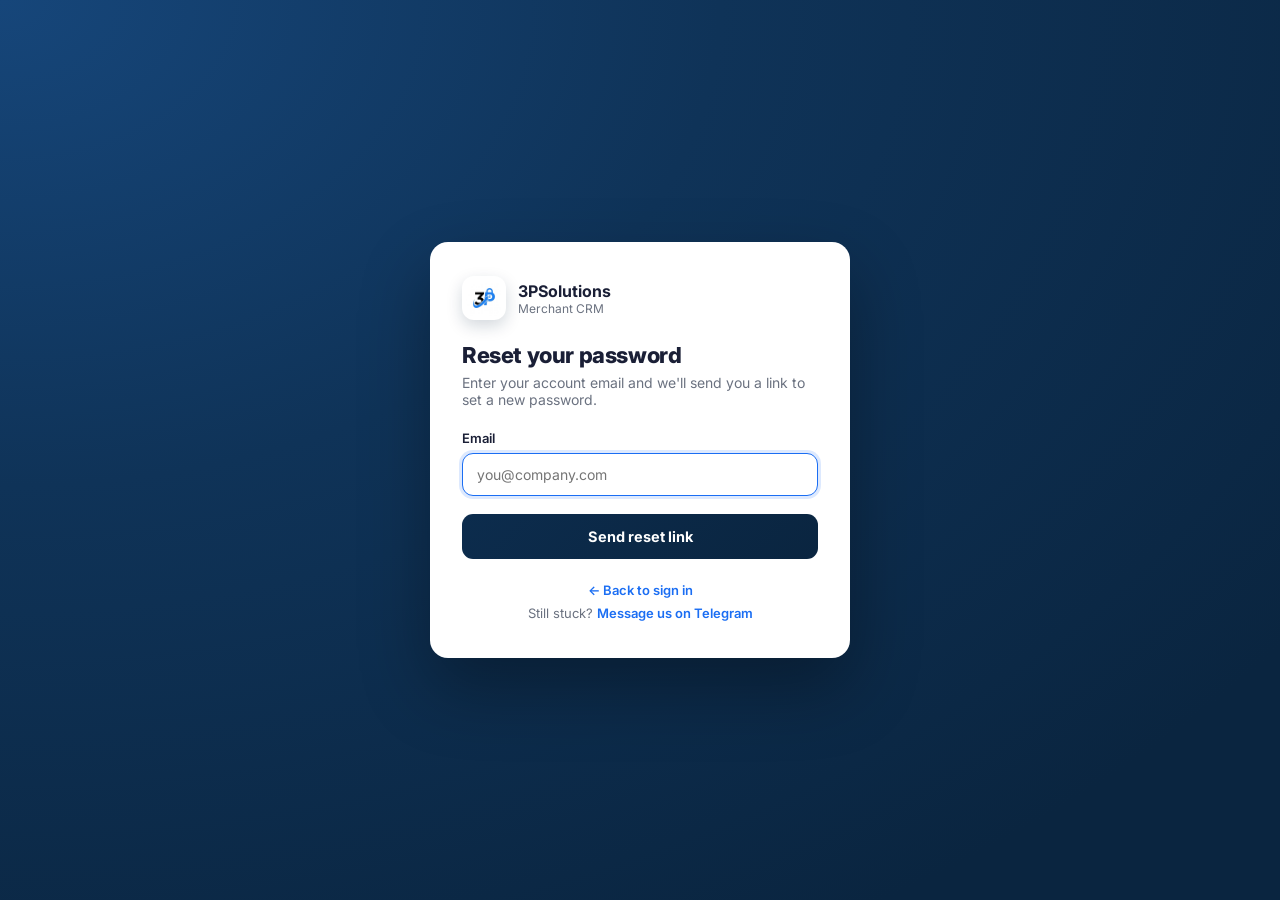
<file: crm/forgot.html>
<!DOCTYPE html>
<html lang="en">
<head>
  <meta charset="UTF-8" />
  <meta name="viewport" content="width=device-width, initial-scale=1.0" />
  <title>Reset password · 3PSolutions</title>
  <link rel="preconnect" href="https://fonts.googleapis.com" />
  <link href="https://fonts.googleapis.com/css2?family=Inter:wght@400;500;600;700;800&display=swap" rel="stylesheet" />
  <link rel="icon" type="image/png" href="assets/logo.png" />
  <style>
    :root{ --navy:#0A2540; --blue:#1B6EF3; --green:#16A34A; --red:#E5484D;
      --text:#1A1F36; --muted:#6B7280; --border:#E5E9F0; --surface-2:#F6F8FB; }
    *{box-sizing:border-box;} html,body{margin:0;min-height:100%;}
    body{font-family:'Inter',-apple-system,BlinkMacSystemFont,'Segoe UI',Roboto,sans-serif; color:var(--text);
      -webkit-font-smoothing:antialiased; min-height:100vh; display:grid; place-items:center; padding:32px;
      background:radial-gradient(125% 120% at 0% 0%, #16467a 0%, #0f3358 45%, var(--navy) 100%);}
    .card{width:100%; max-width:420px; background:#fff; border-radius:18px; padding:34px 32px; box-shadow:0 30px 70px rgba(0,0,0,.32);}
    .brand{display:flex; align-items:center; gap:12px; margin-bottom:22px;}
    .brand img{width:44px;height:44px;border-radius:12px;background:#fff;padding:4px;box-shadow:0 6px 16px rgba(10,37,64,.18);}
    .brand b{font-size:16px;} .brand span{display:block;font-size:12px;color:var(--muted);}
    h2{margin:0 0 6px;font-size:22px;font-weight:800;letter-spacing:-.4px;}
    .lead{margin:0 0 22px;color:var(--muted);font-size:14px;}
    label{display:block;font-size:13px;font-weight:600;margin:0 0 7px;}
    input{width:100%;padding:12px 14px;font-size:14px;font-family:inherit;color:var(--text);
      border:1px solid var(--border);border-radius:11px;background:var(--surface-2);outline:none;}
    input:focus{border-color:var(--blue);box-shadow:0 0 0 3px rgba(27,110,243,.15);background:#fff;}
    .btn{width:100%;border:none;cursor:pointer;font-family:inherit;background:linear-gradient(135deg,#0c2c4d,var(--navy));
      color:#fff;font-weight:700;font-size:14.5px;padding:14px;border-radius:11px;margin-top:18px;}
    .btn:hover{transform:translateY(-1px);} .btn:disabled{opacity:.6;transform:none;cursor:default;}
    .msg{display:none;padding:11px 13px;border-radius:10px;font-size:13px;font-weight:500;margin-bottom:6px;}
    .msg.ok{display:block;background:#E7F6ED;color:var(--green);border:1px solid #bfe6cc;}
    .msg.err{display:block;background:#FCEBEC;color:var(--red);border:1px solid #f6c9cb;}
    .links{margin-top:20px;font-size:13px;color:var(--muted);text-align:center;line-height:1.7;}
    .links a{color:var(--blue);font-weight:600;text-decoration:none;}
  </style>
</head>
<body>
  <div class="card">
    <div class="brand">
      <img src="assets/logo.png" alt="3PSolutions" />
      <div><b>3PSolutions</b><span>Merchant CRM</span></div>
    </div>
    <h2>Reset your password</h2>
    <p class="lead">Enter your account email and we'll send you a link to set a new password.</p>

    <div class="msg" id="msg"></div>

    <form id="forgotForm">
      <label for="email">Email</label>
      <input type="email" id="email" placeholder="you@company.com" required autofocus />
      <button class="btn" type="submit" id="submitBtn">Send reset link</button>
    </form>

    <div class="links">
      <a href="/login">← Back to sign in</a><br>
      Still stuck? <a href="https://t.me/use3psolutions" target="_blank" rel="noopener noreferrer">Message us on Telegram</a>
    </div>
  </div>

  <script>
    const form = document.getElementById('forgotForm');
    const msg = document.getElementById('msg');
    const btn = document.getElementById('submitBtn');
    form.addEventListener('submit', async (e) => {
      e.preventDefault();
      msg.className = 'msg';
      btn.disabled = true; btn.textContent = 'Sending…';
      try {
        await fetch('/api/forgot', { method: 'POST', headers: { 'Content-Type': 'application/json' },
          body: JSON.stringify({ email: document.getElementById('email').value }) });
      } catch (_) {}
      msg.className = 'msg ok';
      msg.textContent = "If an account exists for that email, a reset link is on its way. Check your inbox.";
      form.style.display = 'none';
    });
  </script>
</body>
</html>
</file>
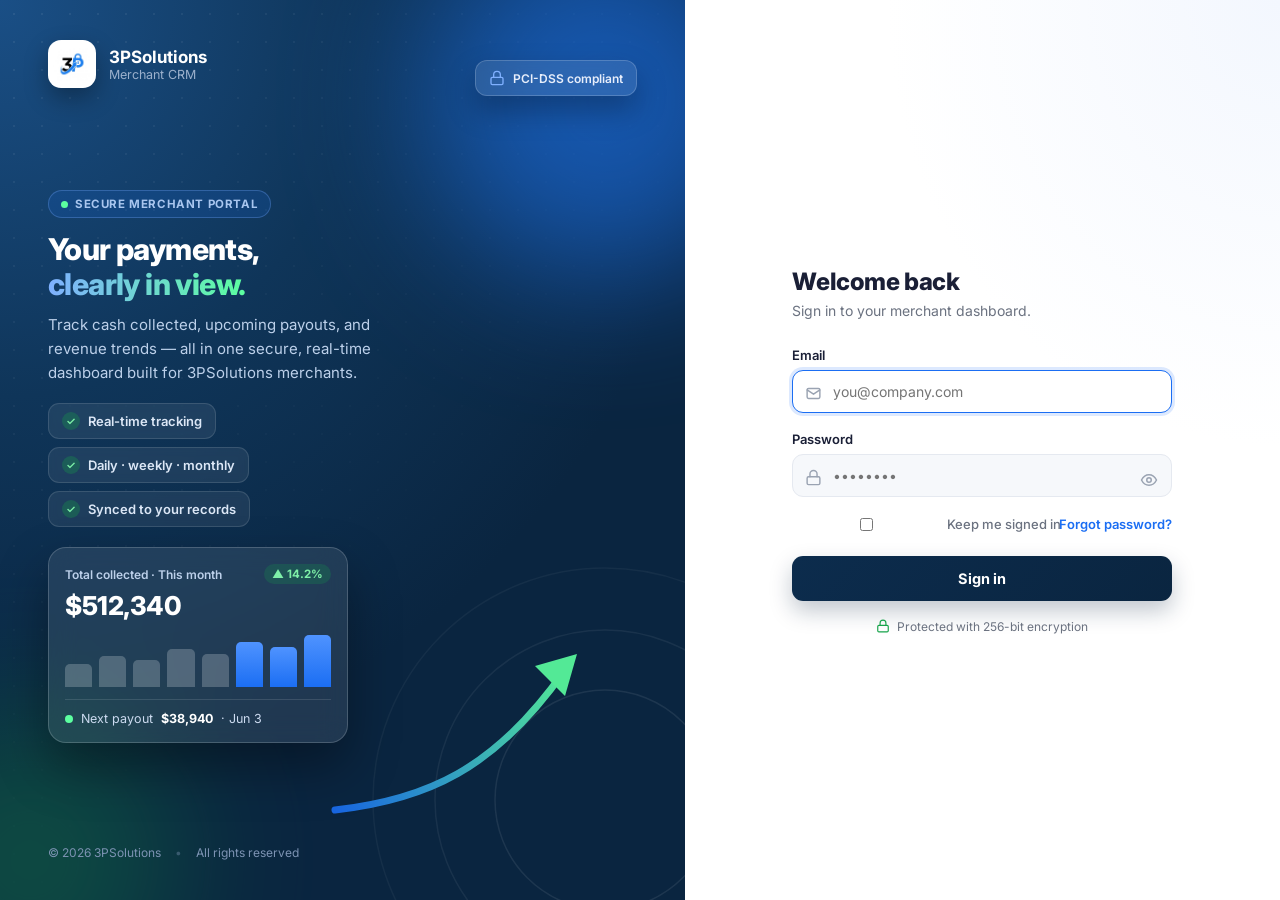
<file: crm/login.html>
<!DOCTYPE html>
<html lang="en">
<head>
  <meta charset="UTF-8" />
  <meta name="viewport" content="width=device-width, initial-scale=1.0" />
  <title>Sign in · 3PSolutions</title>
  <link rel="preconnect" href="https://fonts.googleapis.com" />
  <link rel="preconnect" href="https://fonts.gstatic.com" crossorigin />
  <link href="https://fonts.googleapis.com/css2?family=Inter:wght@400;500;600;700;800&display=swap" rel="stylesheet" />
  <link rel="icon" type="image/png" href="assets/logo.png" />
  <link rel="apple-touch-icon" href="assets/logo.png" />
  <style>
    :root{
      --navy:#0A2540; --blue:#1B6EF3; --green:#16A34A; --red:#E5484D;
      --text:#1A1F36; --muted:#6B7280; --border:#E5E9F0; --surface-2:#F6F8FB;
    }
    *{box-sizing:border-box;}
    html,body{margin:0;height:100%;}
    body{
      font-family:'Inter',-apple-system,BlinkMacSystemFont,'Segoe UI',Roboto,sans-serif;
      color:var(--text);
      display:grid; grid-template-columns:1.15fr 1fr; min-height:100vh;
      -webkit-font-smoothing:antialiased;
    }

    /* ============ Left brand panel ============ */
    .panel{
      position:relative; overflow:hidden; color:#fff; display:flex;
      padding:40px 48px;
      background:radial-gradient(135% 110% at 0% 0%, #1a4f86 0%, #0f3559 40%, var(--navy) 78%);
    }
    /* dotted texture */
    .deco-grid{
      position:absolute; inset:0; z-index:1; opacity:.6;
      background-image:radial-gradient(rgba(255,255,255,.12) 1px, transparent 1.5px);
      background-size:28px 28px;
      -webkit-mask-image:linear-gradient(135deg,#000 0%, transparent 65%);
      mask-image:linear-gradient(135deg,#000 0%, transparent 65%);
    }
    /* glowing color blobs */
    .blob{position:absolute; z-index:1; border-radius:50%; filter:blur(72px);}
    .blob-blue{width:360px; height:360px; right:-100px; top:-80px; background:#1f7bff; opacity:.55; animation:float 11s ease-in-out infinite;}
    .blob-green{width:300px; height:300px; left:-120px; bottom:-110px; background:#16A34A; opacity:.30; animation:float 14s ease-in-out infinite reverse;}
    /* concentric arcs + growth curve (brand motif) */
    .deco-arcs{position:absolute; right:-40px; bottom:-30px; width:460px; height:460px; z-index:1; opacity:.9;}

    .panel-inner{
      position:relative; z-index:3; width:100%;
      display:flex; flex-direction:column; justify-content:space-between; align-items:flex-start; gap:18px;
    }
    .middle{display:flex; flex-direction:column;}

    .brand{display:flex; align-items:center; gap:13px; animation:rise .6s ease both;}
    .brand-mark-img{
      width:48px; height:48px; border-radius:13px; object-fit:contain;
      background:#fff; padding:5px; box-shadow:0 10px 24px rgba(0,0,0,.32);
    }
    .brand-name{font-weight:700; font-size:17px;}
    .brand-sub{font-size:12.5px; color:#9bb0cc;}

    .pitch{max-width:340px; animation:rise .6s ease .08s both;}
    .eyebrow{
      display:inline-flex; align-items:center; gap:7px; margin-bottom:18px;
      font-size:11.5px; font-weight:700; letter-spacing:.6px; text-transform:uppercase;
      color:#a9c6ef; background:rgba(27,110,243,.16); border:1px solid rgba(120,170,255,.3);
      padding:6px 12px; border-radius:999px;
    }
    .eyebrow{margin-bottom:14px;}
    .eyebrow .pulse{width:7px; height:7px; border-radius:50%; background:#5cffa0; box-shadow:0 0 0 0 rgba(92,255,160,.6); animation:beacon 2s infinite;}
    .pitch h1{font-size:30px; line-height:1.15; margin:0 0 12px; font-weight:800; letter-spacing:-.6px;}
    .pitch h1 .grad{background:linear-gradient(90deg,#7fb0ff,#5cffa0); -webkit-background-clip:text; background-clip:text; color:transparent;}
    .pitch p{color:#bcd0ea; font-size:15px; line-height:1.6; margin:0;}

    .points{list-style:none; padding:0; margin:18px 0 0; display:flex; flex-wrap:wrap; gap:8px;}
    .points li{
      display:inline-flex; align-items:center; gap:8px; font-size:13px; font-weight:600; color:#dce7f6;
      background:rgba(255,255,255,.07); border:1px solid rgba(255,255,255,.12);
      padding:8px 13px; border-radius:11px; backdrop-filter:blur(4px);
    }
    .points .tick{width:18px; height:18px; border-radius:50%; background:rgba(22,163,74,.3); color:#7ef0a8; display:grid; place-items:center; font-size:11px;}

    .legal{color:#7d93b3; font-size:12px; display:flex; align-items:center; gap:14px;}
    .legal .sep{opacity:.4;}

    /* glass preview card (in content flow) */
    .preview-card{
      margin-top:20px; width:300px; max-width:100%; z-index:3;
      background:rgba(255,255,255,.09); border:1px solid rgba(255,255,255,.18);
      border-radius:18px; padding:16px; color:#fff;
      backdrop-filter:blur(14px); -webkit-backdrop-filter:blur(14px);
      box-shadow:0 24px 50px rgba(0,0,0,.35);
      animation:floatCard 7s ease-in-out infinite, rise .7s ease .2s both;
    }
    .pc-head{display:flex; align-items:center; justify-content:space-between;}
    .pc-label{font-size:12px; color:#bcd0ea; font-weight:600;}
    .pc-chip{font-size:11.5px; font-weight:700; color:#7ef0a8; background:rgba(22,163,74,.22); padding:3px 8px; border-radius:999px;}
    .pc-value{font-size:26px; font-weight:800; letter-spacing:-.5px; margin:6px 0 12px;}
    .pc-bars{display:flex; align-items:flex-end; gap:7px; height:54px;}
    .pc-bars span{flex:1; border-radius:5px 5px 0 0; background:rgba(255,255,255,.22); transform-origin:bottom; animation:grow .8s cubic-bezier(.2,.7,.3,1) both;}
    .pc-bars span.hi{background:linear-gradient(180deg,#4f93ff,#1B6EF3);}
    .pc-foot{display:flex; align-items:center; gap:8px; margin-top:12px; padding-top:11px; border-top:1px solid rgba(255,255,255,.12); font-size:12.5px; color:#cddbf0;}
    .pc-foot .pc-dot{width:8px; height:8px; border-radius:50%; background:#5cffa0;}
    .pc-foot strong{color:#fff;}

    /* small floating security badge (top-right, hidden when space is tight) */
    .secure-chip{
      position:absolute; right:48px; top:60px; z-index:3;
      display:flex; align-items:center; gap:8px;
      background:rgba(255,255,255,.1); border:1px solid rgba(255,255,255,.18);
      padding:9px 13px; border-radius:12px; font-size:12px; font-weight:600; color:#e7eefb;
      backdrop-filter:blur(10px); -webkit-backdrop-filter:blur(10px);
      box-shadow:0 14px 30px rgba(0,0,0,.28);
      animation:floatCard 8s ease-in-out infinite reverse, rise .7s ease .3s both;
    }
    .secure-chip .ico{width:16px; height:16px; color:#7fb0ff;}

    /* ============ Right form panel ============ */
    .form-wrap{
      display:grid; place-items:center; padding:40px; position:relative;
      background:radial-gradient(120% 90% at 100% 0%, #f3f7fe 0%, #ffffff 55%);
    }
    .card{width:100%; max-width:380px; animation:rise .5s ease both;}
    .mobile-brand{display:none; align-items:center; gap:11px; margin-bottom:26px;}
    .mobile-brand img{width:42px; height:42px; border-radius:11px; background:#fff; padding:4px; box-shadow:0 6px 16px rgba(10,37,64,.18);}
    .mobile-brand b{font-size:16px;}
    .card h2{margin:0 0 6px; font-size:24px; font-weight:800; letter-spacing:-.4px;}
    .card .lead{margin:0 0 28px; color:var(--muted); font-size:14px;}
    label{display:block; font-size:13px; font-weight:600; margin:0 0 7px;}
    .field{margin-bottom:18px; position:relative;}
    .field .in-ico{position:absolute; left:13px; top:38px; width:17px; height:17px; color:#9AA3B2;}
    input{
      width:100%; padding:12px 14px 12px 40px; font-size:14px; font-family:inherit; color:var(--text);
      border:1px solid var(--border); border-radius:11px; background:var(--surface-2);
      outline:none; transition:border .15s, box-shadow .15s, background .15s;
    }
    input:focus{border-color:var(--blue); box-shadow:0 0 0 3px rgba(27,110,243,.15); background:#fff;}
    .field input[type=password], .field input[type=text]#password{padding-right:44px;}
    #password{padding-right:44px;}
    .reveal-btn{position:absolute; right:8px; top:34px; background:none; border:none; cursor:pointer; padding:6px; color:#9AA3B2; line-height:0; border-radius:7px;}
    .reveal-btn:hover{color:var(--text); background:rgba(0,0,0,.04);}
    .reveal-btn svg{width:18px; height:18px; display:block;}
    .reveal-btn .eye-off{display:none;}
    .reveal-btn.on .eye{display:none;}
    .reveal-btn.on .eye-off{display:block;}
    .row{display:flex; align-items:center; justify-content:space-between; flex-wrap:wrap; gap:6px 14px; margin-bottom:22px; font-size:13px;}
    .row label{display:flex; align-items:center; gap:7px; font-weight:500; color:var(--muted); margin:0; cursor:pointer; white-space:nowrap;}
    .row label input{flex:0 0 auto;}
    .row a{color:var(--blue); font-weight:600; text-decoration:none; white-space:nowrap;}
    .row a:hover{text-decoration:underline;}
    .btn{
      width:100%; border:none; cursor:pointer; font-family:inherit;
      background:linear-gradient(135deg,#0c2c4d,var(--navy)); color:#fff; font-weight:700; font-size:14.5px;
      padding:14px; border-radius:11px; transition:transform .12s, box-shadow .2s;
      box-shadow:0 10px 22px rgba(10,37,64,.25);
    }
    .btn:hover{transform:translateY(-1px); box-shadow:0 14px 28px rgba(10,37,64,.32);}
    .btn:disabled{opacity:.6; cursor:default; transform:none;}
    .error{
      display:none; background:#FCEBEC; color:var(--red); border:1px solid #f6c9cb;
      padding:11px 13px; border-radius:10px; font-size:13px; font-weight:500; margin-bottom:18px;
    }
    .error.show{display:block;}
    .secure-note{display:flex; align-items:center; justify-content:center; gap:7px; margin-top:18px; font-size:12px; color:var(--muted);}
    .secure-note .ico{width:14px; height:14px; color:var(--green);}
    .hint{margin-top:14px; font-size:12px; color:var(--muted); text-align:center; line-height:1.6;}
    .hint code{background:var(--surface-2); border:1px solid var(--border); padding:1px 6px; border-radius:5px; font-size:11.5px;}

    /* ============ Animations ============ */
    @keyframes rise{from{opacity:0; transform:translateY(12px);} to{opacity:1; transform:none;}}
    @keyframes float{0%,100%{transform:translate(0,0);} 50%{transform:translate(18px,24px);}}
    @keyframes floatCard{0%,100%{transform:translateY(0);} 50%{transform:translateY(-12px);}}
    @keyframes grow{from{transform:scaleY(0);} to{transform:scaleY(1);}}
    @keyframes beacon{0%{box-shadow:0 0 0 0 rgba(92,255,160,.6);} 70%{box-shadow:0 0 0 8px rgba(92,255,160,0);} 100%{box-shadow:0 0 0 0 rgba(92,255,160,0);}}
    @media (prefers-reduced-motion:reduce){
      *{animation:none !important;}
    }

    /* ============ Responsive ============ */
    @media (max-width:1100px){
      .secure-chip{display:none;}
    }
    @media (max-width:880px){
      body{grid-template-columns:1fr;}
      .panel{display:none;}
      .mobile-brand{display:flex;}
    }
  </style>
</head>
<body>
  <section class="panel">
    <div class="deco-grid"></div>
    <div class="blob blob-blue"></div>
    <div class="blob blob-green"></div>
    <svg class="deco-arcs" viewBox="0 0 460 460" fill="none" aria-hidden="true">
      <circle cx="340" cy="330" r="110" stroke="rgba(255,255,255,.09)" stroke-width="1.5"/>
      <circle cx="340" cy="330" r="170" stroke="rgba(255,255,255,.07)" stroke-width="1.5"/>
      <circle cx="340" cy="330" r="232" stroke="rgba(255,255,255,.05)" stroke-width="1.5"/>
      <path d="M70 340 C 160 330, 230 300, 300 200" stroke="url(#g1)" stroke-width="7" stroke-linecap="round"/>
      <path d="M270 196 L 312 184 L 300 226 Z" fill="#5cffa0"/>
      <defs>
        <linearGradient id="g1" x1="70" y1="340" x2="300" y2="200" gradientUnits="userSpaceOnUse">
          <stop stop-color="#1B6EF3"/><stop offset="1" stop-color="#5cffa0"/>
        </linearGradient>
      </defs>
    </svg>

    <div class="panel-inner">
      <div class="brand">
        <img src="assets/logo.png" alt="3PSolutions logo" class="brand-mark-img" />
        <div>
          <div class="brand-name">3PSolutions</div>
          <div class="brand-sub">Merchant CRM</div>
        </div>
      </div>

      <div class="middle">
        <div class="pitch">
          <span class="eyebrow"><span class="pulse"></span> Secure merchant portal</span>
          <h1>Your payments,<br><span class="grad">clearly in view.</span></h1>
          <p>Track cash collected, upcoming payouts, and revenue trends — all in one secure, real-time dashboard built for 3PSolutions merchants.</p>
          <ul class="points">
            <li><span class="tick">✓</span> Real-time tracking</li>
            <li><span class="tick">✓</span> Daily · weekly · monthly</li>
            <li><span class="tick">✓</span> Synced to your records</li>
          </ul>
        </div>

        <div class="preview-card">
          <div class="pc-head">
            <span class="pc-label">Total collected · This month</span>
            <span class="pc-chip">▲ 14.2%</span>
          </div>
          <div class="pc-value">$512,340</div>
          <div class="pc-bars">
            <span style="height:42%; animation-delay:.20s"></span>
            <span style="height:58%; animation-delay:.27s"></span>
            <span style="height:50%; animation-delay:.34s"></span>
            <span style="height:70%; animation-delay:.41s"></span>
            <span style="height:62%; animation-delay:.48s"></span>
            <span class="hi" style="height:84%; animation-delay:.55s"></span>
            <span class="hi" style="height:74%; animation-delay:.62s"></span>
            <span class="hi" style="height:96%; animation-delay:.69s"></span>
          </div>
          <div class="pc-foot"><span class="pc-dot"></span> Next payout <strong>$38,940</strong> · Jun 3</div>
        </div>
      </div>

      <div class="legal">
        <span>© 2026 3PSolutions</span><span class="sep">•</span>
        <span>All rights reserved</span>
      </div>
    </div>

    <!-- floating security badge -->
    <div class="secure-chip">
      <svg class="ico" viewBox="0 0 24 24" fill="none" stroke="currentColor" stroke-width="2" stroke-linecap="round" stroke-linejoin="round"><rect x="3" y="11" width="18" height="11" rx="2"/><path d="M7 11V7a5 5 0 0 1 10 0v4"/></svg>
      PCI-DSS compliant
    </div>
  </section>

  <section class="form-wrap">
    <form class="card" id="loginForm" autocomplete="on">
      <div class="mobile-brand">
        <img src="assets/logo.png" alt="3PSolutions logo" />
        <b>3PSolutions</b>
      </div>
      <h2>Welcome back</h2>
      <p class="lead">Sign in to your merchant dashboard.</p>

      <div class="error" id="error"></div>

      <div class="field">
        <label for="username">Email</label>
        <svg class="in-ico" viewBox="0 0 24 24" fill="none" stroke="currentColor" stroke-width="2" stroke-linecap="round" stroke-linejoin="round"><rect x="3" y="5" width="18" height="14" rx="2"/><path d="m3 7 9 6 9-6"/></svg>
        <input type="email" id="username" name="username" placeholder="you@company.com" required autofocus />
      </div>
      <div class="field">
        <label for="password">Password</label>
        <svg class="in-ico" viewBox="0 0 24 24" fill="none" stroke="currentColor" stroke-width="2" stroke-linecap="round" stroke-linejoin="round"><rect x="3" y="11" width="18" height="11" rx="2"/><path d="M7 11V7a5 5 0 0 1 10 0v4"/></svg>
        <input type="password" id="password" name="password" placeholder="••••••••" required />
        <button type="button" class="reveal-btn" data-target="password" aria-label="Show password" tabindex="-1">
          <svg class="eye" viewBox="0 0 24 24" fill="none" stroke="currentColor" stroke-width="2" stroke-linecap="round" stroke-linejoin="round"><path d="M2 12s3.5-7 10-7 10 7 10 7-3.5 7-10 7-10-7-10-7z"/><circle cx="12" cy="12" r="3"/></svg>
          <svg class="eye-off" viewBox="0 0 24 24" fill="none" stroke="currentColor" stroke-width="2" stroke-linecap="round" stroke-linejoin="round"><path d="M17.94 17.94A10.07 10.07 0 0 1 12 20c-7 0-10-8-10-8a18.45 18.45 0 0 1 5.06-5.94M9.9 4.24A9.12 9.12 0 0 1 12 4c7 0 10 8 10 8a18.5 18.5 0 0 1-2.16 3.19m-6.72-1.07a3 3 0 1 1-4.24-4.24"/><path d="M1 1l22 22"/></svg>
        </button>
      </div>
      <div class="row">
        <label><input type="checkbox" id="remember" /> Keep me signed in</label>
        <a href="https://t.me/use3psolutions" target="_blank" rel="noopener noreferrer" title="Message us on Telegram to reset your password">Forgot password?</a>
      </div>

      <button class="btn" type="submit" id="submitBtn">Sign in</button>

      <div class="secure-note">
        <svg class="ico" viewBox="0 0 24 24" fill="none" stroke="currentColor" stroke-width="2" stroke-linecap="round" stroke-linejoin="round"><rect x="3" y="11" width="18" height="11" rx="2"/><path d="M7 11V7a5 5 0 0 1 10 0v4"/></svg>
        Protected with 256-bit encryption
      </div>
    </form>
  </section>

  <script>
    document.querySelectorAll('.reveal-btn').forEach((b) => {
      b.addEventListener('click', () => {
        const input = document.getElementById(b.dataset.target);
        const reveal = input.type === 'password';
        input.type = reveal ? 'text' : 'password';
        b.classList.toggle('on', reveal);
        b.setAttribute('aria-label', reveal ? 'Hide password' : 'Show password');
      });
    });

    const form = document.getElementById('loginForm');
    const errBox = document.getElementById('error');
    const btn = document.getElementById('submitBtn');

    form.addEventListener('submit', async (e) => {
      e.preventDefault();
      errBox.classList.remove('show');
      btn.disabled = true; btn.textContent = 'Signing in…';
      try {
        const res = await fetch('/api/login', {
          method: 'POST',
          headers: { 'Content-Type': 'application/json' },
          body: JSON.stringify({
            username: document.getElementById('username').value,
            password: document.getElementById('password').value,
          }),
        });
        const data = await res.json();
        if (data.ok) { window.location.href = '/'; return; }
        throw new Error(data.error || 'Sign in failed.');
      } catch (err) {
        errBox.textContent = err.message || 'Sign in failed.';
        errBox.classList.add('show');
        btn.disabled = false; btn.textContent = 'Sign in';
      }
    });
  </script>
</body>
</html>
</file>
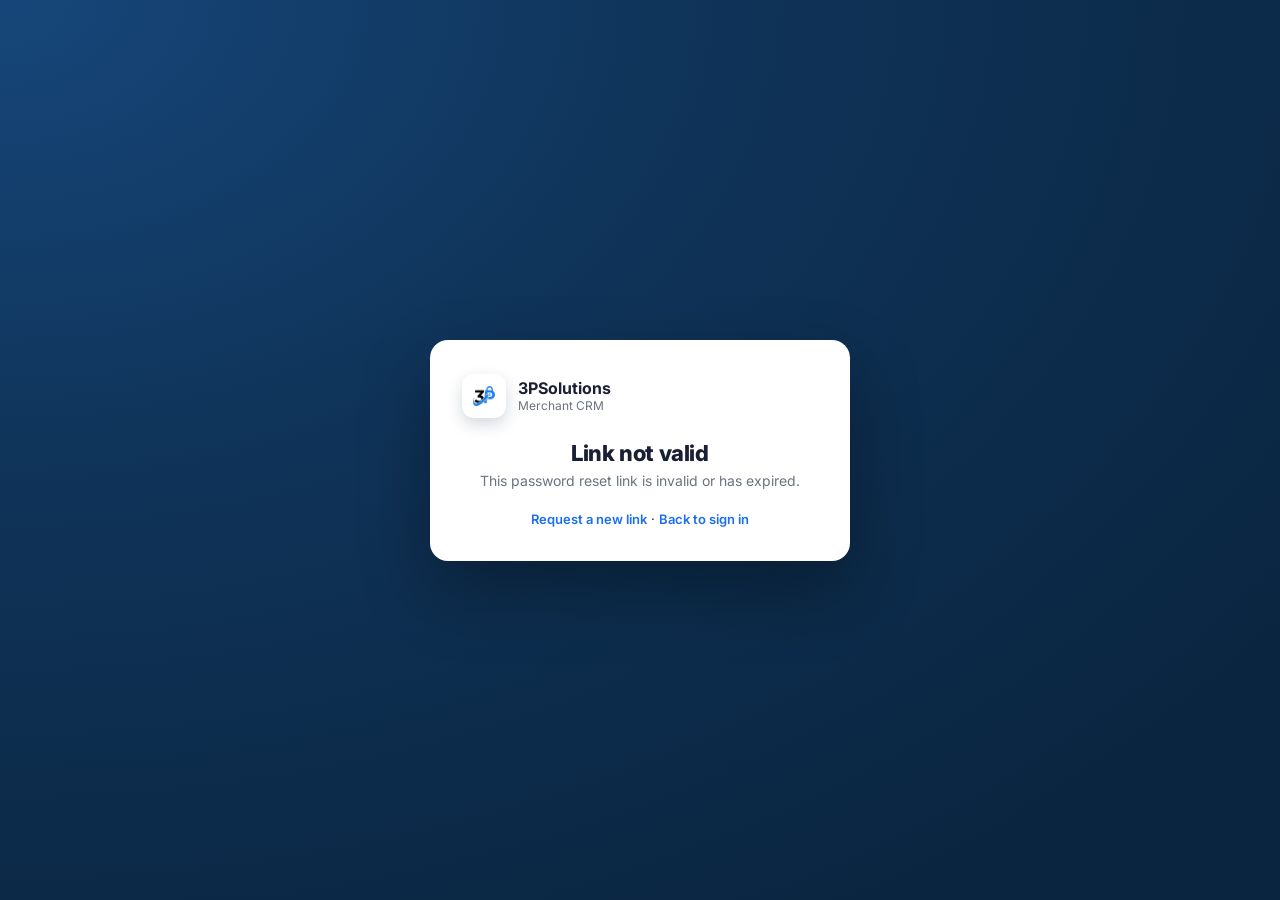
<file: crm/reset.html>
<!DOCTYPE html>
<html lang="en">
<head>
  <meta charset="UTF-8" />
  <meta name="viewport" content="width=device-width, initial-scale=1.0" />
  <title>Set a new password · 3PSolutions</title>
  <link rel="preconnect" href="https://fonts.googleapis.com" />
  <link href="https://fonts.googleapis.com/css2?family=Inter:wght@400;500;600;700;800&display=swap" rel="stylesheet" />
  <link rel="icon" type="image/png" href="assets/logo.png" />
  <style>
    :root{ --navy:#0A2540; --blue:#1B6EF3; --green:#16A34A; --red:#E5484D;
      --text:#1A1F36; --muted:#6B7280; --border:#E5E9F0; --surface-2:#F6F8FB; }
    *{box-sizing:border-box;} html,body{margin:0;min-height:100%;}
    body{font-family:'Inter',-apple-system,BlinkMacSystemFont,'Segoe UI',Roboto,sans-serif; color:var(--text);
      -webkit-font-smoothing:antialiased; min-height:100vh; display:grid; place-items:center; padding:32px;
      background:radial-gradient(125% 120% at 0% 0%, #16467a 0%, #0f3358 45%, var(--navy) 100%);}
    .card{width:100%; max-width:420px; background:#fff; border-radius:18px; padding:34px 32px; box-shadow:0 30px 70px rgba(0,0,0,.32);}
    .brand{display:flex; align-items:center; gap:12px; margin-bottom:22px;}
    .brand img{width:44px;height:44px;border-radius:12px;background:#fff;padding:4px;box-shadow:0 6px 16px rgba(10,37,64,.18);}
    .brand b{font-size:16px;} .brand span{display:block;font-size:12px;color:var(--muted);}
    h2{margin:0 0 6px;font-size:22px;font-weight:800;letter-spacing:-.4px;}
    .lead{margin:0 0 22px;color:var(--muted);font-size:14px;}
    label{display:block;font-size:13px;font-weight:600;margin:0 0 7px;}
    .field{margin-bottom:16px;position:relative;}
    input{width:100%;padding:12px 44px 12px 14px;font-size:14px;font-family:inherit;color:var(--text);
      border:1px solid var(--border);border-radius:11px;background:var(--surface-2);outline:none;}
    input:focus{border-color:var(--blue);box-shadow:0 0 0 3px rgba(27,110,243,.15);background:#fff;}
    .reveal-btn{position:absolute;right:8px;top:31px;background:none;border:none;cursor:pointer;padding:6px;color:#9AA3B2;line-height:0;border-radius:7px;}
    .reveal-btn:hover{color:var(--text);background:rgba(0,0,0,.04);}
    .reveal-btn svg{width:18px;height:18px;display:block;}
    .reveal-btn .eye-off{display:none;} .reveal-btn.on .eye{display:none;} .reveal-btn.on .eye-off{display:block;}
    .btn{width:100%;border:none;cursor:pointer;font-family:inherit;background:linear-gradient(135deg,#0c2c4d,var(--navy));
      color:#fff;font-weight:700;font-size:14.5px;padding:14px;border-radius:11px;margin-top:6px;}
    .btn:hover{transform:translateY(-1px);} .btn:disabled{opacity:.6;transform:none;cursor:default;}
    .msg{display:none;padding:11px 13px;border-radius:10px;font-size:13px;font-weight:500;margin-bottom:16px;}
    .msg.err{display:block;background:#FCEBEC;color:var(--red);border:1px solid #f6c9cb;}
    .state{display:none;} .state.show{display:block;}
    .center{text-align:center;} .links{margin-top:18px;font-size:13px;text-align:center;}
    .links a{color:var(--blue);font-weight:600;text-decoration:none;}
    .who{font-size:13px;color:var(--muted);margin:-12px 0 18px;}
    .who b{color:var(--text);}
  </style>
</head>
<body>
  <div class="card">
    <div class="brand">
      <img src="assets/logo.png" alt="3PSolutions" />
      <div><b>3PSolutions</b><span>Merchant CRM</span></div>
    </div>

    <div class="state show" id="stateLoading"><p class="lead">Checking your reset link…</p></div>

    <div class="state center" id="stateInvalid">
      <h2>Link not valid</h2>
      <p class="lead">This password reset link is invalid or has expired.</p>
      <div class="links"><a href="/forgot">Request a new link</a> · <a href="/login">Back to sign in</a></div>
    </div>

    <form class="state" id="stateForm">
      <h2>Set a new password</h2>
      <p class="who">for <b id="who"></b></p>
      <div class="msg" id="msg"></div>
      <div class="field">
        <label for="password">New password</label>
        <input type="password" id="password" placeholder="At least 8 characters" required minlength="8" autofocus />
        <button type="button" class="reveal-btn" data-target="password" aria-label="Show password" tabindex="-1">
          <svg class="eye" viewBox="0 0 24 24" fill="none" stroke="currentColor" stroke-width="2" stroke-linecap="round" stroke-linejoin="round"><path d="M2 12s3.5-7 10-7 10 7 10 7-3.5 7-10 7-10-7-10-7z"/><circle cx="12" cy="12" r="3"/></svg>
          <svg class="eye-off" viewBox="0 0 24 24" fill="none" stroke="currentColor" stroke-width="2" stroke-linecap="round" stroke-linejoin="round"><path d="M17.94 17.94A10.07 10.07 0 0 1 12 20c-7 0-10-8-10-8a18.45 18.45 0 0 1 5.06-5.94M9.9 4.24A9.12 9.12 0 0 1 12 4c7 0 10 8 10 8a18.5 18.5 0 0 1-2.16 3.19m-6.72-1.07a3 3 0 1 1-4.24-4.24"/><path d="M1 1l22 22"/></svg>
        </button>
      </div>
      <div class="field">
        <label for="confirm">Confirm new password</label>
        <input type="password" id="confirm" placeholder="Re-enter password" required />
      </div>
      <button class="btn" type="submit" id="submitBtn">Update password</button>
    </form>
  </div>

  <script>
    const token = new URLSearchParams(location.search).get('token') || '';
    const show = (id) => document.querySelectorAll('.state').forEach(s => s.classList.toggle('show', s.id === id));

    document.querySelectorAll('.reveal-btn').forEach((b) => b.addEventListener('click', () => {
      const i = document.getElementById(b.dataset.target);
      const r = i.type === 'password'; i.type = r ? 'text' : 'password';
      b.classList.toggle('on', r); b.setAttribute('aria-label', r ? 'Hide password' : 'Show password');
    }));

    (async () => {
      if (!token) return show('stateInvalid');
      try {
        const d = await (await fetch('/api/reset-info?token=' + encodeURIComponent(token))).json();
        if (!d.ok) return show('stateInvalid');
        document.getElementById('who').textContent = d.email;
        show('stateForm');
      } catch (_) { show('stateInvalid'); }
    })();

    document.getElementById('stateForm').addEventListener('submit', async (e) => {
      e.preventDefault();
      const msg = document.getElementById('msg'), btn = document.getElementById('submitBtn');
      const pw = document.getElementById('password').value, cf = document.getElementById('confirm').value;
      msg.className = 'msg';
      if (pw.length < 8) { msg.className = 'msg err'; msg.textContent = 'Password must be at least 8 characters.'; return; }
      if (pw !== cf) { msg.className = 'msg err'; msg.textContent = 'Passwords do not match.'; return; }
      btn.disabled = true; btn.textContent = 'Updating…';
      try {
        const d = await (await fetch('/api/reset', { method: 'POST', headers: { 'Content-Type': 'application/json' },
          body: JSON.stringify({ token, password: pw }) })).json();
        if (d.ok) { window.location.href = '/'; return; }
        throw new Error(d.error || 'Could not reset password.');
      } catch (err) {
        msg.className = 'msg err'; msg.textContent = err.message;
        btn.disabled = false; btn.textContent = 'Update password';
      }
    });
  </script>
</body>
</html>
</file>
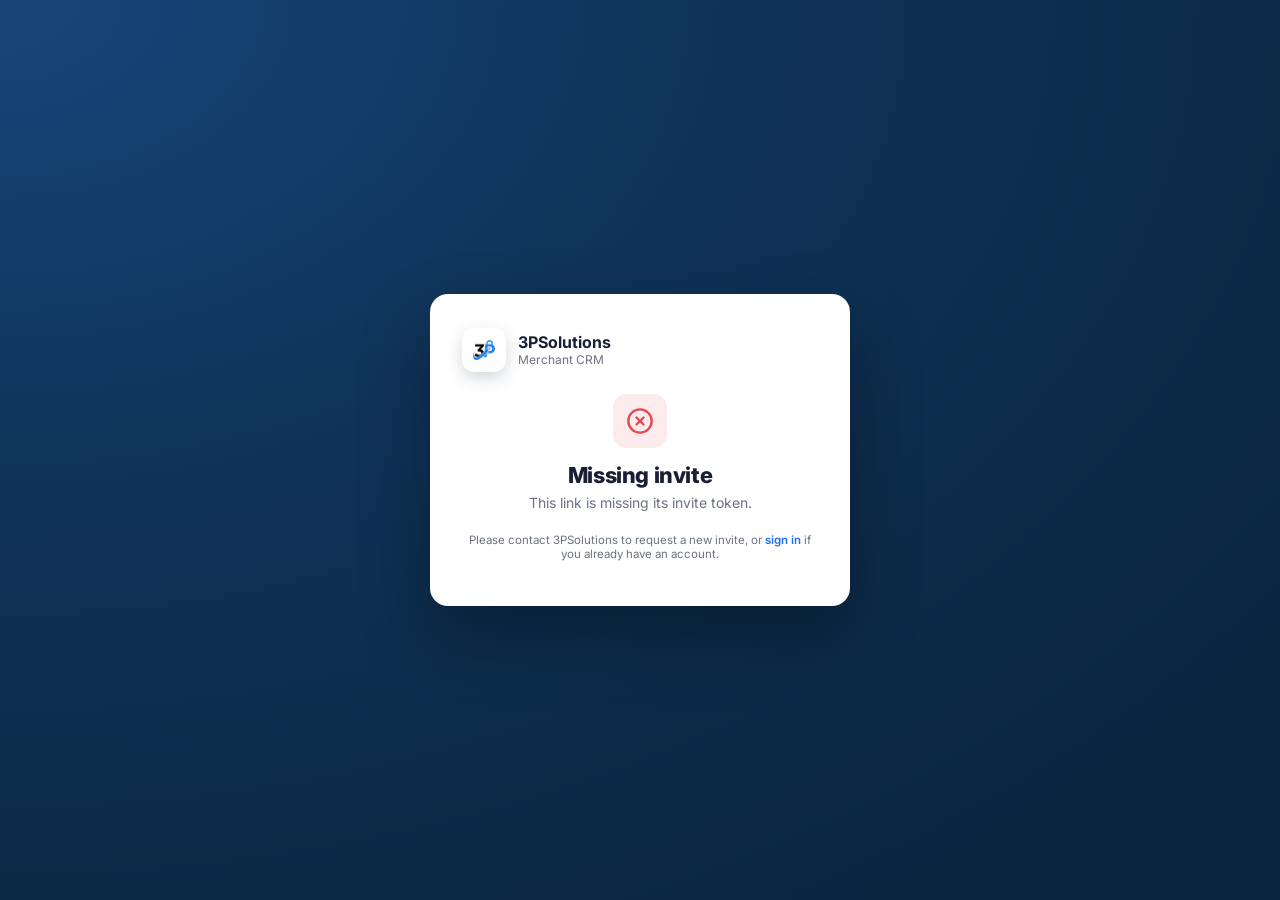
<file: crm/signup.html>
<!DOCTYPE html>
<html lang="en">
<head>
  <meta charset="UTF-8" />
  <meta name="viewport" content="width=device-width, initial-scale=1.0" />
  <title>Activate your account · 3PSolutions</title>
  <link rel="preconnect" href="https://fonts.googleapis.com" />
  <link rel="preconnect" href="https://fonts.gstatic.com" crossorigin />
  <link href="https://fonts.googleapis.com/css2?family=Inter:wght@400;500;600;700;800&display=swap" rel="stylesheet" />
  <link rel="icon" type="image/png" href="assets/logo.png" />
  <style>
    :root{ --navy:#0A2540; --blue:#1B6EF3; --green:#16A34A; --red:#E5484D;
      --text:#1A1F36; --muted:#6B7280; --border:#E5E9F0; --surface-2:#F6F8FB; }
    *{box-sizing:border-box;}
    html,body{margin:0;min-height:100%;}
    body{
      font-family:'Inter',-apple-system,BlinkMacSystemFont,'Segoe UI',Roboto,sans-serif;
      color:var(--text); -webkit-font-smoothing:antialiased; min-height:100vh;
      display:grid; place-items:center; padding:32px;
      background:radial-gradient(125% 120% at 0% 0%, #16467a 0%, #0f3358 45%, var(--navy) 100%);
    }
    .card{
      width:100%; max-width:420px; background:#fff; border-radius:18px; padding:34px 32px;
      box-shadow:0 30px 70px rgba(0,0,0,.32); animation:rise .4s ease both;
    }
    @keyframes rise{from{opacity:0;transform:translateY(10px);}to{opacity:1;transform:none;}}
    .brand{display:flex; align-items:center; gap:12px; margin-bottom:22px;}
    .brand img{width:44px;height:44px;border-radius:12px;background:#fff;padding:4px;box-shadow:0 6px 16px rgba(10,37,64,.18);}
    .brand b{font-size:16px;} .brand span{display:block;font-size:12px;color:var(--muted);}
    h2{margin:0 0 6px;font-size:22px;font-weight:800;letter-spacing:-.4px;}
    .lead{margin:0 0 22px;color:var(--muted);font-size:14px;}
    .invite-box{
      display:flex; align-items:center; gap:12px; background:var(--surface-2);
      border:1px solid var(--border); border-radius:12px; padding:13px 14px; margin-bottom:20px;
    }
    .invite-box .ava{width:38px;height:38px;border-radius:10px;background:linear-gradient(135deg,var(--navy),var(--blue));color:#fff;display:grid;place-items:center;font-weight:700;font-size:14px;}
    .invite-box .who{min-width:0;}
    .invite-box .m{font-weight:700;font-size:14px;}
    .invite-box .e{font-size:12.5px;color:var(--muted);overflow:hidden;text-overflow:ellipsis;white-space:nowrap;}
    label{display:block;font-size:13px;font-weight:600;margin:0 0 7px;}
    .field{margin-bottom:16px; position:relative;}
    input{width:100%;padding:12px 14px;font-size:14px;font-family:inherit;color:var(--text);
      border:1px solid var(--border);border-radius:11px;background:var(--surface-2);outline:none;transition:border .15s,box-shadow .15s,background .15s;}
    input:focus{border-color:var(--blue);box-shadow:0 0 0 3px rgba(27,110,243,.15);background:#fff;}
    input:disabled{color:var(--muted);}
    #password, #confirm{padding-right:44px;}
    .reveal-btn{position:absolute; right:8px; top:31px; background:none; border:none; cursor:pointer; padding:6px; color:#9AA3B2; line-height:0; border-radius:7px;}
    .reveal-btn:hover{color:var(--text); background:rgba(0,0,0,.04);}
    .reveal-btn svg{width:18px; height:18px; display:block;}
    .reveal-btn .eye-off{display:none;}
    .reveal-btn.on .eye{display:none;}
    .reveal-btn.on .eye-off{display:block;}
    .req{font-size:11.5px;color:var(--muted);margin-top:6px;}
    .btn{width:100%;border:none;cursor:pointer;font-family:inherit;background:linear-gradient(135deg,#0c2c4d,var(--navy));
      color:#fff;font-weight:700;font-size:14.5px;padding:14px;border-radius:11px;margin-top:6px;
      box-shadow:0 10px 22px rgba(10,37,64,.25);transition:transform .12s;}
    .btn:hover{transform:translateY(-1px);} .btn:disabled{opacity:.6;transform:none;cursor:default;}
    .msg{display:none;padding:11px 13px;border-radius:10px;font-size:13px;font-weight:500;margin-bottom:16px;}
    .msg.err{display:block;background:#FCEBEC;color:var(--red);border:1px solid #f6c9cb;}
    .secure-note{display:flex;align-items:center;justify-content:center;gap:7px;margin-top:18px;font-size:12px;color:var(--muted);}
    .secure-note svg{width:14px;height:14px;color:var(--green);}
    .center{text-align:center;}
    .state{display:none;} .state.show{display:block;}
    .big-ico{width:54px;height:54px;border-radius:14px;display:grid;place-items:center;margin:0 auto 14px;}
    .big-ico.bad{background:#FCEBEC;color:var(--red);} .big-ico svg{width:28px;height:28px;}
    .link{color:var(--blue);font-weight:600;text-decoration:none;}
  </style>
</head>
<body>
  <div class="card">
    <div class="brand">
      <img src="assets/logo.png" alt="3PSolutions" />
      <div><b>3PSolutions</b><span>Merchant CRM</span></div>
    </div>

    <!-- Loading -->
    <div class="state show" id="stateLoading">
      <p class="lead">Checking your invite…</p>
    </div>

    <!-- Invalid / expired / used -->
    <div class="state center" id="stateInvalid">
      <div class="big-ico bad">
        <svg viewBox="0 0 24 24" fill="none" stroke="currentColor" stroke-width="2" stroke-linecap="round" stroke-linejoin="round"><circle cx="12" cy="12" r="10"/><path d="M15 9l-6 6M9 9l6 6"/></svg>
      </div>
      <h2 id="invalidTitle">Invite not valid</h2>
      <p class="lead" id="invalidMsg">This invite link is invalid or has expired.</p>
      <p class="req">Please contact 3PSolutions to request a new invite, or <a class="link" href="/login">sign in</a> if you already have an account.</p>
    </div>

    <!-- Signup form -->
    <form class="state" id="stateForm" autocomplete="on">
      <h2>Activate your account</h2>
      <p class="lead">Set a password to finish setting up your dashboard.</p>

      <div class="invite-box">
        <span class="ava" id="invAva">··</span>
        <div class="who">
          <div class="m" id="invMerchant">—</div>
          <div class="e" id="invEmail">—</div>
        </div>
      </div>

      <div class="msg" id="formMsg"></div>

      <div class="field">
        <label for="password">Create password</label>
        <input type="password" id="password" placeholder="At least 8 characters" required minlength="8" autofocus />
        <button type="button" class="reveal-btn" data-target="password" aria-label="Show password" tabindex="-1">
          <svg class="eye" viewBox="0 0 24 24" fill="none" stroke="currentColor" stroke-width="2" stroke-linecap="round" stroke-linejoin="round"><path d="M2 12s3.5-7 10-7 10 7 10 7-3.5 7-10 7-10-7-10-7z"/><circle cx="12" cy="12" r="3"/></svg>
          <svg class="eye-off" viewBox="0 0 24 24" fill="none" stroke="currentColor" stroke-width="2" stroke-linecap="round" stroke-linejoin="round"><path d="M17.94 17.94A10.07 10.07 0 0 1 12 20c-7 0-10-8-10-8a18.45 18.45 0 0 1 5.06-5.94M9.9 4.24A9.12 9.12 0 0 1 12 4c7 0 10 8 10 8a18.5 18.5 0 0 1-2.16 3.19m-6.72-1.07a3 3 0 1 1-4.24-4.24"/><path d="M1 1l22 22"/></svg>
        </button>
        <div class="req">Use at least 8 characters.</div>
      </div>
      <div class="field">
        <label for="confirm">Confirm password</label>
        <input type="password" id="confirm" placeholder="Re-enter password" required />
        <button type="button" class="reveal-btn" data-target="confirm" aria-label="Show password" tabindex="-1">
          <svg class="eye" viewBox="0 0 24 24" fill="none" stroke="currentColor" stroke-width="2" stroke-linecap="round" stroke-linejoin="round"><path d="M2 12s3.5-7 10-7 10 7 10 7-3.5 7-10 7-10-7-10-7z"/><circle cx="12" cy="12" r="3"/></svg>
          <svg class="eye-off" viewBox="0 0 24 24" fill="none" stroke="currentColor" stroke-width="2" stroke-linecap="round" stroke-linejoin="round"><path d="M17.94 17.94A10.07 10.07 0 0 1 12 20c-7 0-10-8-10-8a18.45 18.45 0 0 1 5.06-5.94M9.9 4.24A9.12 9.12 0 0 1 12 4c7 0 10 8 10 8a18.5 18.5 0 0 1-2.16 3.19m-6.72-1.07a3 3 0 1 1-4.24-4.24"/><path d="M1 1l22 22"/></svg>
        </button>
      </div>

      <button class="btn" type="submit" id="submitBtn">Create account</button>

      <div class="secure-note">
        <svg viewBox="0 0 24 24" fill="none" stroke="currentColor" stroke-width="2" stroke-linecap="round" stroke-linejoin="round"><rect x="3" y="11" width="18" height="11" rx="2"/><path d="M7 11V7a5 5 0 0 1 10 0v4"/></svg>
        Secured with 256-bit encryption
      </div>
    </form>
  </div>

  <script>
    document.querySelectorAll('.reveal-btn').forEach((b) => {
      b.addEventListener('click', () => {
        const input = document.getElementById(b.dataset.target);
        const reveal = input.type === 'password';
        input.type = reveal ? 'text' : 'password';
        b.classList.toggle('on', reveal);
        b.setAttribute('aria-label', reveal ? 'Hide password' : 'Show password');
      });
    });

    const params = new URLSearchParams(location.search);
    const token = params.get('token') || '';
    const show = (id) => document.querySelectorAll('.state').forEach(s => s.classList.toggle('show', s.id === id));
    const initials = (s) => String(s || '').replace(/@.*/, '').split(/[.\s_+-]+/).filter(Boolean).slice(0, 2).map(w => w[0]).join('').toUpperCase() || 'U';

    async function validate() {
      if (!token) return showInvalid('Missing invite', 'This link is missing its invite token.');
      try {
        const res = await fetch('/api/invite?token=' + encodeURIComponent(token));
        const data = await res.json();
        if (!data.ok) {
          const map = { used: ['Invite already used', 'This invite has already been used to create an account.'],
                        expired: ['Invite expired', 'This invite link has expired.'],
                        invalid: ['Invite not valid', 'This invite link is invalid.'] };
          const [t, m] = map[data.error] || map.invalid;
          return showInvalid(t, m);
        }
        document.getElementById('invMerchant').textContent = data.merchant_name || (data.role === 'admin' ? 'Administrator account' : 'Your account');
        document.getElementById('invEmail').textContent = data.email;
        document.getElementById('invAva').textContent = initials(data.merchant_name || data.email);
        show('stateForm');
      } catch (e) {
        showInvalid('Something went wrong', 'Could not verify this invite. Please try again.');
      }
    }
    function showInvalid(title, msg) {
      document.getElementById('invalidTitle').textContent = title;
      document.getElementById('invalidMsg').textContent = msg;
      show('stateInvalid');
    }

    document.getElementById('stateForm').addEventListener('submit', async (e) => {
      e.preventDefault();
      const msg = document.getElementById('formMsg');
      const btn = document.getElementById('submitBtn');
      const pw = document.getElementById('password').value;
      const cf = document.getElementById('confirm').value;
      msg.className = 'msg';
      if (pw.length < 8) { msg.className = 'msg err'; msg.textContent = 'Password must be at least 8 characters.'; return; }
      if (pw !== cf) { msg.className = 'msg err'; msg.textContent = 'Passwords do not match.'; return; }
      btn.disabled = true; btn.textContent = 'Creating account…';
      try {
        const res = await fetch('/api/signup', { method: 'POST', headers: { 'Content-Type': 'application/json' },
          body: JSON.stringify({ token, password: pw }) });
        const data = await res.json();
        if (data.ok) { window.location.href = '/'; return; }
        throw new Error(data.error || 'Could not create account.');
      } catch (err) {
        msg.className = 'msg err'; msg.textContent = err.message;
        btn.disabled = false; btn.textContent = 'Create account';
      }
    });

    validate();
  </script>
</body>
</html>
</file>
